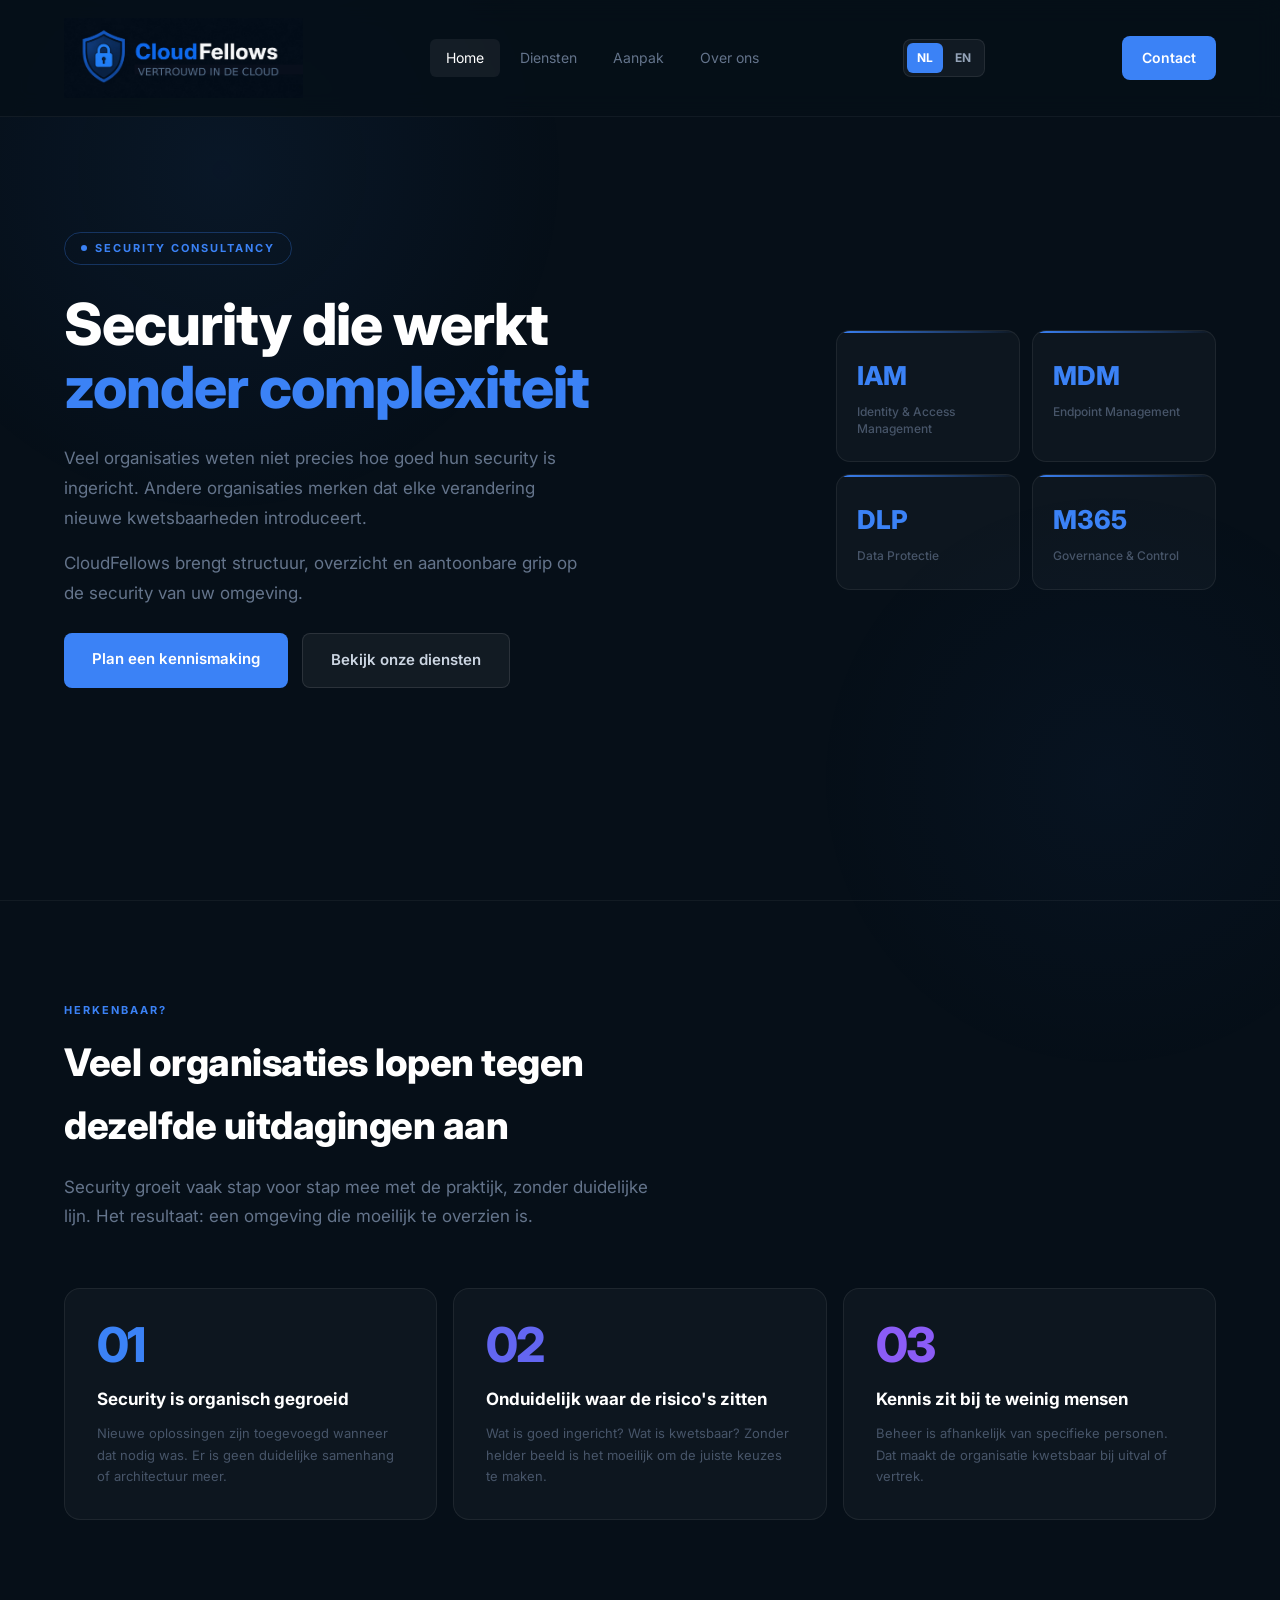
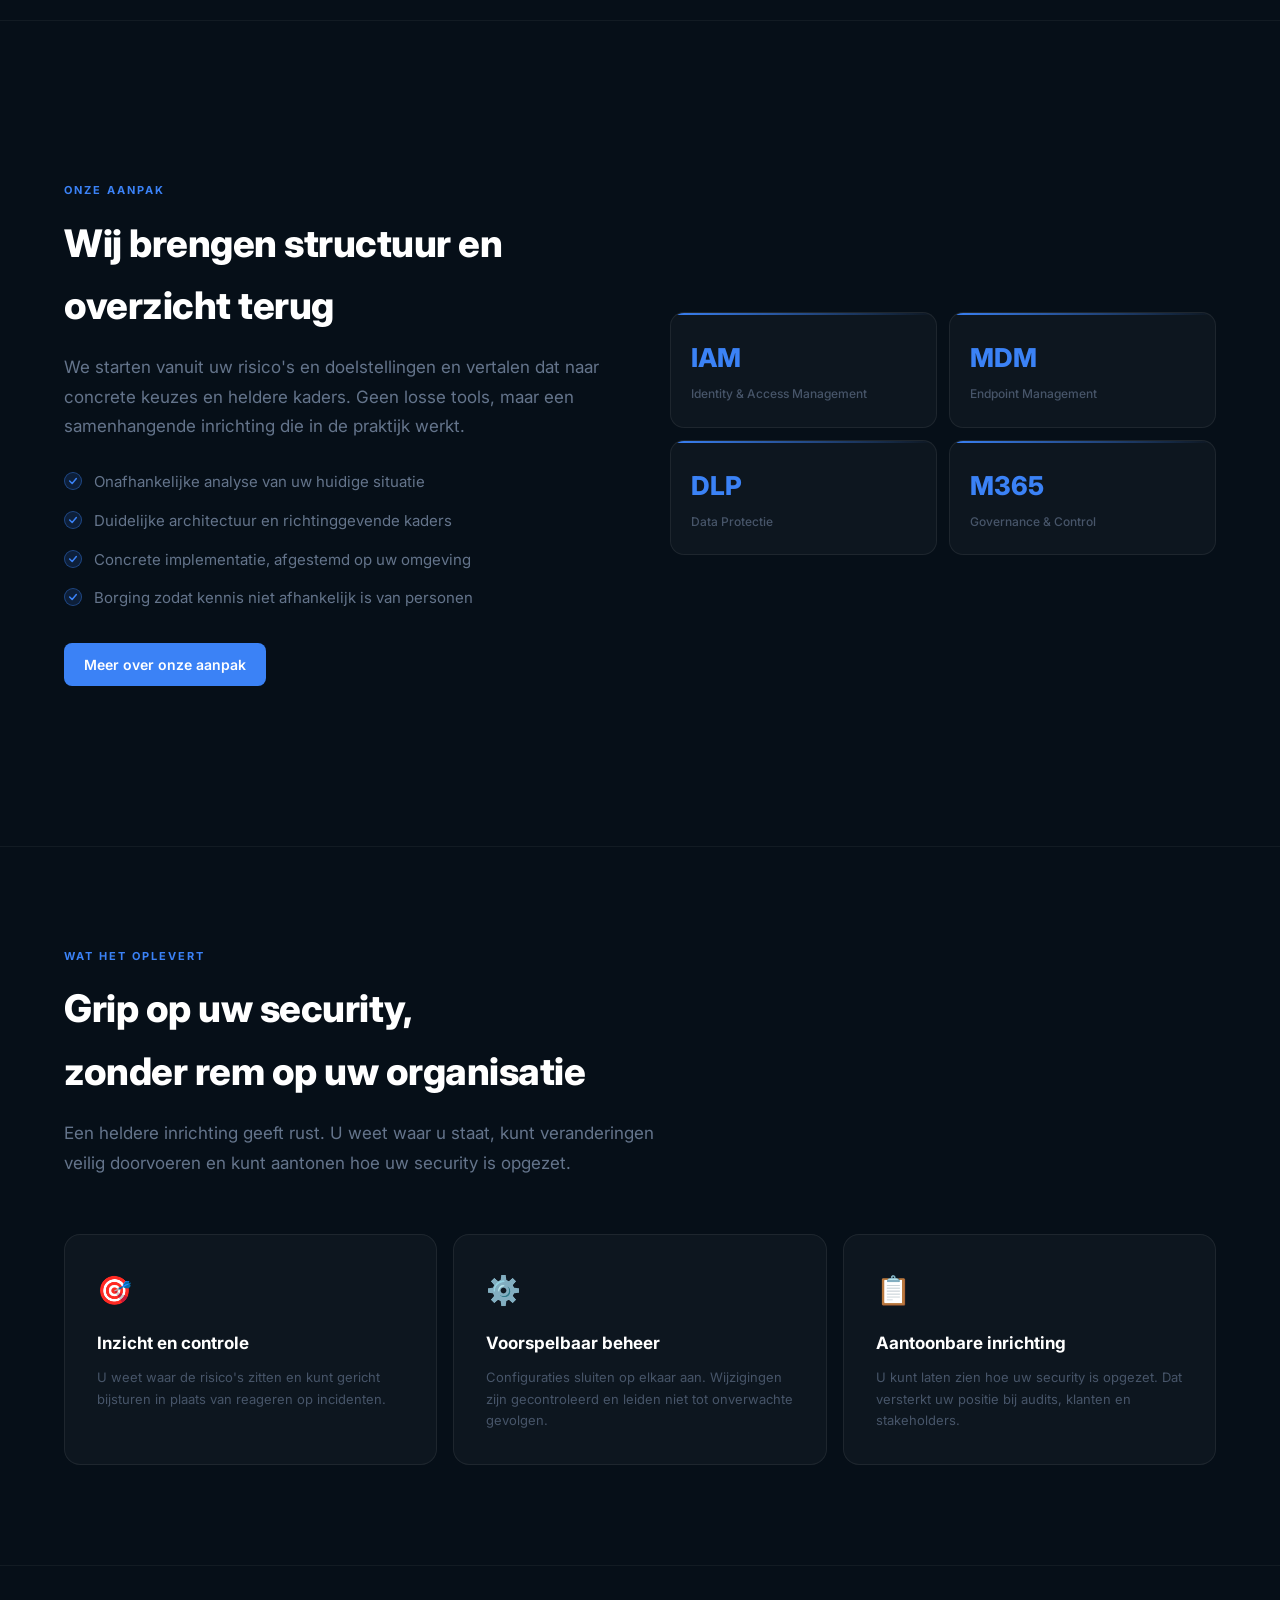
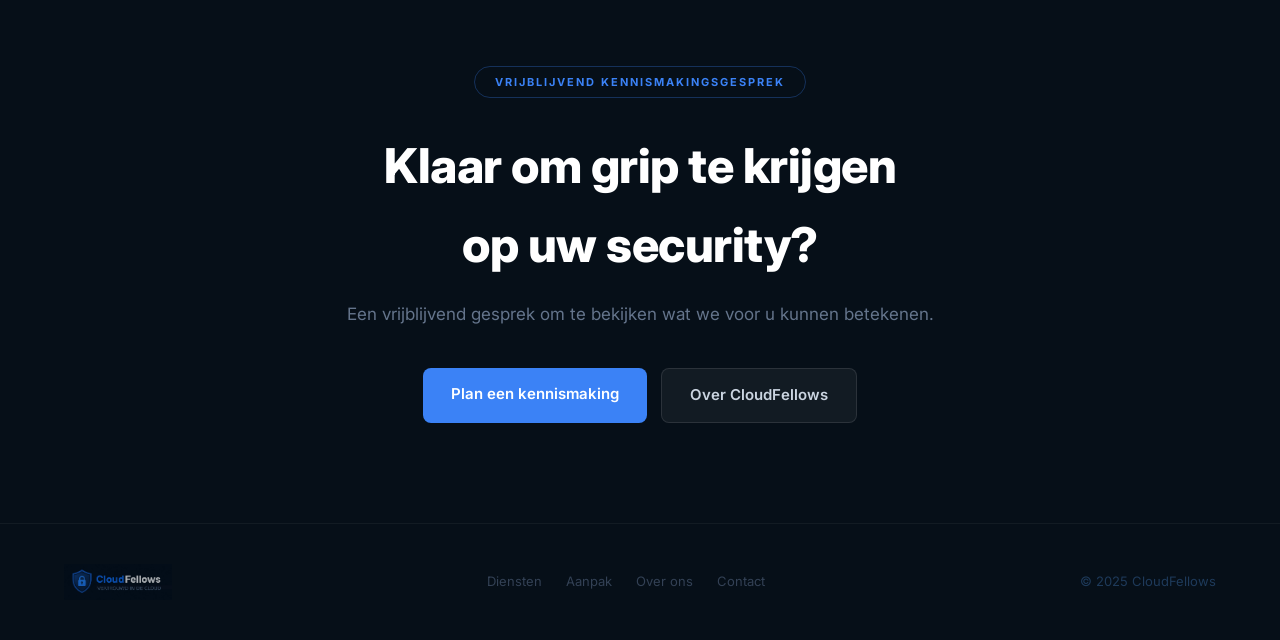
<file: index.html>
<!doctype html>
<html lang="nl">
<head>
<meta charset="utf-8">
<meta name="viewport" content="width=device-width,initial-scale=1">
<meta name="description" content="CloudFellows helpt organisaties hun Microsoft security overzichtelijk en beheersbaar inrichten.">
<title>CloudFellows Security Consultancy</title>
<link rel="stylesheet" href="style.css">
<link href="https://fonts.googleapis.com/css2?family=Inter:wght@400;500;600;700;800&display=swap" rel="stylesheet">
</head>
<body><header>
  <div class="wrap nav">
    <a class="logo" href="index.html" style="display:inline-flex;align-items:center;text-decoration:none;"><img src="logo-shield-final.png" alt="CloudFellows" style="height:80px;width:auto;"></a>
    <div class="menu">
      <a href="index.html" class="active">Home</a>
      <a href="diensten.html">Diensten</a>
      <a href="aanpak.html">Aanpak</a>
      <a href="over-ons.html">Over ons</a>
    </div>
    <div class="lang-switch" style="display:flex;align-items:center;gap:2px;background:rgba(255,255,255,0.05);border:1px solid rgba(255,255,255,0.08);border-radius:8px;padding:3px;margin-right:10px;">
      <a href="index.html" class="lang-btn" style="padding:5px 10px;border-radius:6px;font-size:12px;font-weight:700;cursor:pointer;text-decoration:none;background:#3b82f6;color:#fff;">NL</a>
      <a href="index-en.html" class="lang-btn" style="padding:5px 10px;border-radius:6px;font-size:12px;font-weight:700;cursor:pointer;text-decoration:none;background:transparent;color:#94a3b8;">EN</a>
    </div>
    <a class="btn" href="contact.html">Contact</a>
    <button class="hamburger" id="hamburger" aria-label="Menu"><span></span><span></span><span></span></button>
  </div>
</header><nav class="mobile-nav" id="mobileNav">
  <a href="index.html">Home</a>
  <a href="diensten.html">Diensten</a>
  <a href="aanpak.html">Aanpak</a>
  <a href="over-ons.html">Over ons</a>
  <a href="contact.html">Contact</a>
</nav>
<section class="hero">
  <div class="wrap">
    <div class="hero-grid">
      <div>
        <div class="hero-eyebrow reveal"><div class="hero-eyebrow-dot"></div><span>Security Consultancy</span></div>
        <h1 class="reveal">Security die werkt<br><em>zonder complexiteit</em></h1>
        <p class="reveal">Veel organisaties weten niet precies hoe goed hun security is ingericht. Andere organisaties merken dat elke verandering nieuwe kwetsbaarheden introduceert.</p>
        <p class="reveal">CloudFellows brengt structuur, overzicht en aantoonbare grip op de security van uw omgeving.</p>
        <div class="hero-actions reveal">
          <a class="btn big" href="contact.html">Plan een kennismaking</a>
          <a class="btn-ghost big" href="diensten.html">Bekijk onze diensten</a>
        </div>
      </div>
      <div class="stat-panel reveal">
        <div class="stat-box"><div class="stat-num">IAM</div><div class="stat-label">Identity &amp; Access Management</div></div>
        <div class="stat-box"><div class="stat-num">MDM</div><div class="stat-label">Endpoint Management</div></div>
        <div class="stat-box"><div class="stat-num">DLP</div><div class="stat-label">Data Protectie</div></div>
        <div class="stat-box"><div class="stat-num">M365</div><div class="stat-label">Governance &amp; Control</div></div>
      </div>
    </div>
  </div>
</section>

<div class="divider"></div>

<section class="section">
  <div class="wrap">
    <div class="section-eyebrow reveal">Herkenbaar?</div>
    <h2 class="reveal">Veel organisaties lopen tegen<br>dezelfde uitdagingen aan</h2>
    <p class="section-intro reveal">Security groeit vaak stap voor stap mee met de praktijk, zonder duidelijke lijn. Het resultaat: een omgeving die moeilijk te overzien is.</p>
    <div class="grid3 reveal">
      <div class="card">
        <div class="prob-num c1">01</div>
        <div class="card-title" style="min-height:auto;">Security is organisch gegroeid</div>
        <div class="card-text">Nieuwe oplossingen zijn toegevoegd wanneer dat nodig was. Er is geen duidelijke samenhang of architectuur meer.</div>
      </div>
      <div class="card">
        <div class="prob-num c2">02</div>
        <div class="card-title" style="min-height:auto;">Onduidelijk waar de risico&#39;s zitten</div>
        <div class="card-text">Wat is goed ingericht? Wat is kwetsbaar? Zonder helder beeld is het moeilijk om de juiste keuzes te maken.</div>
      </div>
      <div class="card">
        <div class="prob-num c3">03</div>
        <div class="card-title" style="min-height:auto;">Kennis zit bij te weinig mensen</div>
        <div class="card-text">Beheer is afhankelijk van specifieke personen. Dat maakt de organisatie kwetsbaar bij uitval of vertrek.</div>
      </div>
    </div>
  </div>
</section>

<div class="divider"></div>

<section class="section">
  <div class="wrap">
    <div class="highlight-row">
      <div class="reveal">
        <div class="section-eyebrow">Onze aanpak</div>
        <h2>Wij brengen structuur en overzicht terug</h2>
        <p class="text">We starten vanuit uw risico&#39;s en doelstellingen en vertalen dat naar concrete keuzes en heldere kaders. Geen losse tools, maar een samenhangende inrichting die in de praktijk werkt.</p>
        <ul class="highlight-list">
          <li>Onafhankelijke analyse van uw huidige situatie</li>
          <li>Duidelijke architectuur en richtinggevende kaders</li>
          <li>Concrete implementatie, afgestemd op uw omgeving</li>
          <li>Borging zodat kennis niet afhankelijk is van personen</li>
        </ul>
        <div style="margin-top:32px;"><a class="btn" href="aanpak.html">Meer over onze aanpak</a></div>
      </div>
      <div class="reveal">
        <div class="stat-panel">
          <div class="stat-box"><div class="stat-num">IAM</div><div class="stat-label">Identity &amp; Access Management</div></div>
          <div class="stat-box"><div class="stat-num">MDM</div><div class="stat-label">Endpoint Management</div></div>
          <div class="stat-box"><div class="stat-num">DLP</div><div class="stat-label">Data Protectie</div></div>
          <div class="stat-box"><div class="stat-num">M365</div><div class="stat-label">Governance &amp; Control</div></div>
        </div>
      </div>
    </div>
  </div>
</section>

<div class="divider"></div>

<section class="section">
  <div class="wrap">
    <div class="section-eyebrow reveal">Wat het oplevert</div>
    <h2 class="reveal">Grip op uw security,<br>zonder rem op uw organisatie</h2>
    <p class="section-intro reveal">Een heldere inrichting geeft rust. U weet waar u staat, kunt veranderingen veilig doorvoeren en kunt aantonen hoe uw security is opgezet.</p>
    <div class="grid3 reveal">
      <div class="card">
        <span class="card-icon">🎯</span>
        <div class="card-title" style="min-height:auto;">Inzicht en controle</div>
        <div class="card-text">U weet waar de risico&#39;s zitten en kunt gericht bijsturen in plaats van reageren op incidenten.</div>
      </div>
      <div class="card">
        <span class="card-icon">⚙️</span>
        <div class="card-title" style="min-height:auto;">Voorspelbaar beheer</div>
        <div class="card-text">Configuraties sluiten op elkaar aan. Wijzigingen zijn gecontroleerd en leiden niet tot onverwachte gevolgen.</div>
      </div>
      <div class="card">
        <span class="card-icon">📋</span>
        <div class="card-title" style="min-height:auto;">Aantoonbare inrichting</div>
        <div class="card-text">U kunt laten zien hoe uw security is opgezet. Dat versterkt uw positie bij audits, klanten en stakeholders.</div>
      </div>
    </div>
  </div>
</section>

<div class="divider"></div>

<section class="cta">
  <div class="wrap reveal">
    <div class="cta-badge">Vrijblijvend kennismakingsgesprek</div>
    <h2>Klaar om grip te krijgen<br>op uw security?</h2>
    <p>Een vrijblijvend gesprek om te bekijken wat we voor u kunnen betekenen.</p>
    <div class="cta-actions">
      <a class="btn big" href="contact.html">Plan een kennismaking</a>
      <a class="btn-ghost big" href="over-ons.html">Over CloudFellows</a>
    </div>
  </div>
</section>
<footer>
  <div class="wrap">
    <div class="footer-inner">
      <img src="logo-shield-final.png" alt="CloudFellows" style="height:36px;width:auto;opacity:0.7;">
      <div class="footer-links">
        <a href="diensten.html">Diensten</a>
        <a href="aanpak.html">Aanpak</a>
        <a href="over-ons.html">Over ons</a>
        <a href="contact.html">Contact</a>
      </div>
      <span class="footer-copy">© 2025 CloudFellows</span>
    </div>
  </div>
</footer>
<a href="contact.html" class="fab-contact">Contact</a><script>
const obs = new IntersectionObserver(entries => {
  entries.forEach(e => { if(e.isIntersecting) e.target.classList.add('active'); });
}, { threshold: 0.12 });
document.querySelectorAll('.reveal').forEach(el => obs.observe(el));
const hamburger = document.getElementById('hamburger');
const mobileNav = document.getElementById('mobileNav');
if (hamburger && mobileNav) {
  hamburger.addEventListener('click', () => { hamburger.classList.toggle('open'); mobileNav.classList.toggle('open'); });
  mobileNav.querySelectorAll('a').forEach(a => a.addEventListener('click', () => { hamburger.classList.remove('open'); mobileNav.classList.remove('open'); }));
}
</script>
</body>
</html>
</file>
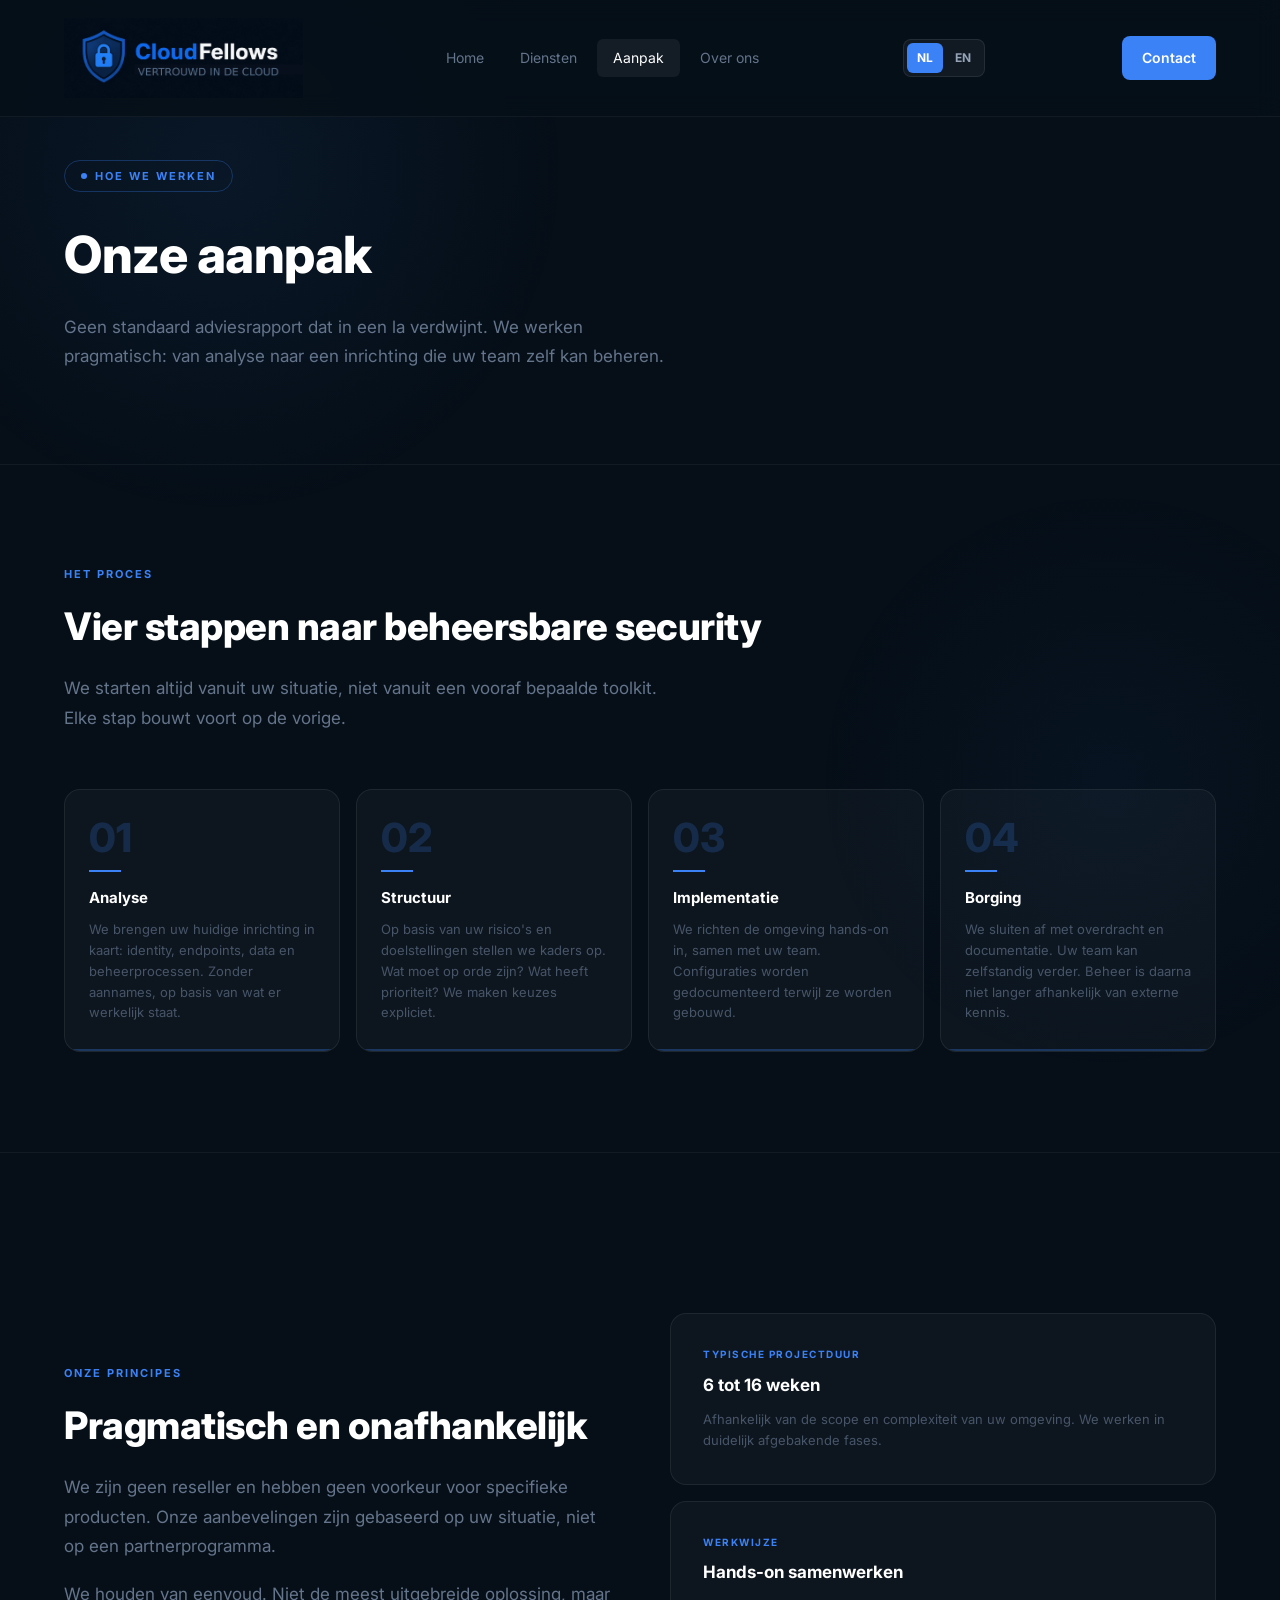
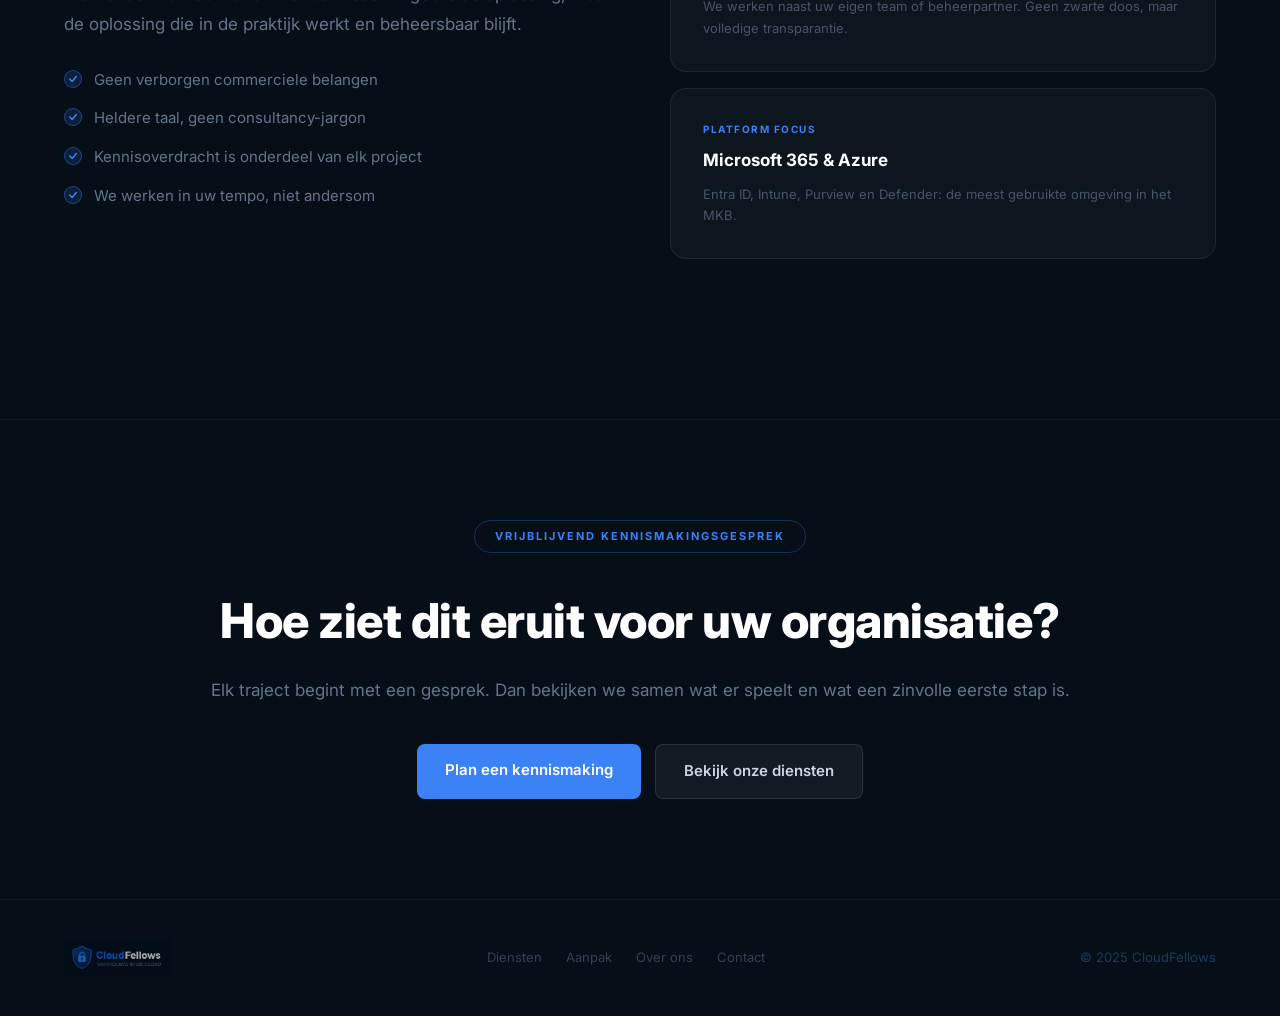
<file: aanpak.html>
<!doctype html>
<html lang="nl">
<head>
<meta charset="utf-8">
<meta name="viewport" content="width=device-width,initial-scale=1">
<meta name="description" content="Hoe CloudFellows werkt: van analyse naar een beheersbare security-inrichting in vier stappen.">
<title>Aanpak CloudFellows</title>
<link rel="stylesheet" href="style.css">
<link href="https://fonts.googleapis.com/css2?family=Inter:wght@400;500;600;700;800&display=swap" rel="stylesheet">
</head>
<body><header>
  <div class="wrap nav">
    <a class="logo" href="index.html" style="display:inline-flex;align-items:center;text-decoration:none;"><img src="logo-shield-final.png" alt="CloudFellows" style="height:80px;width:auto;"></a>
    <div class="menu">
      <a href="index.html">Home</a>
      <a href="diensten.html">Diensten</a>
      <a href="aanpak.html" class="active">Aanpak</a>
      <a href="over-ons.html">Over ons</a>
    </div>
    <div class="lang-switch" style="display:flex;align-items:center;gap:2px;background:rgba(255,255,255,0.05);border:1px solid rgba(255,255,255,0.08);border-radius:8px;padding:3px;margin-right:10px;">
      <a href="aanpak.html" class="lang-btn" style="padding:5px 10px;border-radius:6px;font-size:12px;font-weight:700;cursor:pointer;text-decoration:none;background:#3b82f6;color:#fff;">NL</a>
      <a href="approach.html" class="lang-btn" style="padding:5px 10px;border-radius:6px;font-size:12px;font-weight:700;cursor:pointer;text-decoration:none;background:transparent;color:#94a3b8;">EN</a>
    </div>
    <a class="btn" href="contact.html">Contact</a>
    <button class="hamburger" id="hamburger" aria-label="Menu"><span></span><span></span><span></span></button>
  </div>
</header><nav class="mobile-nav" id="mobileNav">
  <a href="index.html">Home</a>
  <a href="diensten.html">Diensten</a>
  <a href="aanpak.html">Aanpak</a>
  <a href="over-ons.html">Over ons</a>
  <a href="contact.html">Contact</a>
</nav>
<section class="page-hero">
  <div class="wrap">
    <div class="hero-eyebrow reveal"><div class="hero-eyebrow-dot"></div><span>Hoe we werken</span></div>
    <h1 class="reveal">Onze aanpak</h1>
    <p class="reveal">Geen standaard adviesrapport dat in een la verdwijnt. We werken pragmatisch: van analyse naar een inrichting die uw team zelf kan beheren.</p>
  </div>
</section>
<div class="divider"></div>
<section class="section">
  <div class="wrap">
    <div class="section-eyebrow reveal">Het proces</div>
    <h2 class="reveal">Vier stappen naar beheersbare security</h2>
    <p class="section-intro reveal">We starten altijd vanuit uw situatie, niet vanuit een vooraf bepaalde toolkit. Elke stap bouwt voort op de vorige.</p>
    <div class="grid4 reveal">
      <div class="step-card"><div class="step-n">01</div><div class="step-line"></div><div class="step-title">Analyse</div><div class="step-text">We brengen uw huidige inrichting in kaart: identity, endpoints, data en beheerprocessen. Zonder aannames, op basis van wat er werkelijk staat.</div></div>
      <div class="step-card"><div class="step-n">02</div><div class="step-line"></div><div class="step-title">Structuur</div><div class="step-text">Op basis van uw risico&#39;s en doelstellingen stellen we kaders op. Wat moet op orde zijn? Wat heeft prioriteit? We maken keuzes expliciet.</div></div>
      <div class="step-card"><div class="step-n">03</div><div class="step-line"></div><div class="step-title">Implementatie</div><div class="step-text">We richten de omgeving hands-on in, samen met uw team. Configuraties worden gedocumenteerd terwijl ze worden gebouwd.</div></div>
      <div class="step-card"><div class="step-n">04</div><div class="step-line"></div><div class="step-title">Borging</div><div class="step-text">We sluiten af met overdracht en documentatie. Uw team kan zelfstandig verder. Beheer is daarna niet langer afhankelijk van externe kennis.</div></div>
    </div>
  </div>
</section>
<div class="divider"></div>
<section class="section">
  <div class="wrap">
    <div class="highlight-row">
      <div class="reveal">
        <div class="section-eyebrow">Onze principes</div>
        <h2>Pragmatisch en onafhankelijk</h2>
        <p class="text">We zijn geen reseller en hebben geen voorkeur voor specifieke producten. Onze aanbevelingen zijn gebaseerd op uw situatie, niet op een partnerprogramma.</p>
        <p class="text">We houden van eenvoud. Niet de meest uitgebreide oplossing, maar de oplossing die in de praktijk werkt en beheersbaar blijft.</p>
        <ul class="highlight-list">
          <li>Geen verborgen commerciele belangen</li>
          <li>Heldere taal, geen consultancy-jargon</li>
          <li>Kennisoverdracht is onderdeel van elk project</li>
          <li>We werken in uw tempo, niet andersom</li>
        </ul>
      </div>
      <div class="reveal">
        <div class="card" style="margin-bottom:16px;"><div class="card-label" style="min-height:auto;">Typische projectduur</div><div class="card-title" style="min-height:auto;">6 tot 16 weken</div><div class="card-text">Afhankelijk van de scope en complexiteit van uw omgeving. We werken in duidelijk afgebakende fases.</div></div>
        <div class="card" style="margin-bottom:16px;"><div class="card-label" style="min-height:auto;">Werkwijze</div><div class="card-title" style="min-height:auto;">Hands-on samenwerken</div><div class="card-text">We werken naast uw eigen team of beheerpartner. Geen zwarte doos, maar volledige transparantie.</div></div>
        <div class="card"><div class="card-label" style="min-height:auto;">Platform focus</div><div class="card-title" style="min-height:auto;">Microsoft 365 &amp; Azure</div><div class="card-text">Entra ID, Intune, Purview en Defender: de meest gebruikte omgeving in het MKB.</div></div>
      </div>
    </div>
  </div>
</section>
<div class="divider"></div>
<section class="cta">
  <div class="wrap reveal">
    <div class="cta-badge">Vrijblijvend kennismakingsgesprek</div>
    <h2>Hoe ziet dit eruit voor uw organisatie?</h2>
    <p>Elk traject begint met een gesprek. Dan bekijken we samen wat er speelt en wat een zinvolle eerste stap is.</p>
    <div class="cta-actions">
      <a class="btn big" href="contact.html">Plan een kennismaking</a>
      <a class="btn-ghost big" href="diensten.html">Bekijk onze diensten</a>
    </div>
  </div>
</section>
<footer>
  <div class="wrap">
    <div class="footer-inner">
      <img src="logo-shield-final.png" alt="CloudFellows" style="height:36px;width:auto;opacity:0.7;">
      <div class="footer-links">
        <a href="diensten.html">Diensten</a>
        <a href="aanpak.html">Aanpak</a>
        <a href="over-ons.html">Over ons</a>
        <a href="contact.html">Contact</a>
      </div>
      <span class="footer-copy">© 2025 CloudFellows</span>
    </div>
  </div>
</footer>
<a href="contact.html" class="fab-contact">Contact</a><script>
const obs = new IntersectionObserver(entries => {
  entries.forEach(e => { if(e.isIntersecting) e.target.classList.add('active'); });
}, { threshold: 0.12 });
document.querySelectorAll('.reveal').forEach(el => obs.observe(el));
const hamburger = document.getElementById('hamburger');
const mobileNav = document.getElementById('mobileNav');
if (hamburger && mobileNav) {
  hamburger.addEventListener('click', () => { hamburger.classList.toggle('open'); mobileNav.classList.toggle('open'); });
  mobileNav.querySelectorAll('a').forEach(a => a.addEventListener('click', () => { hamburger.classList.remove('open'); mobileNav.classList.remove('open'); }));
}
</script>
</body>
</html>
</file>
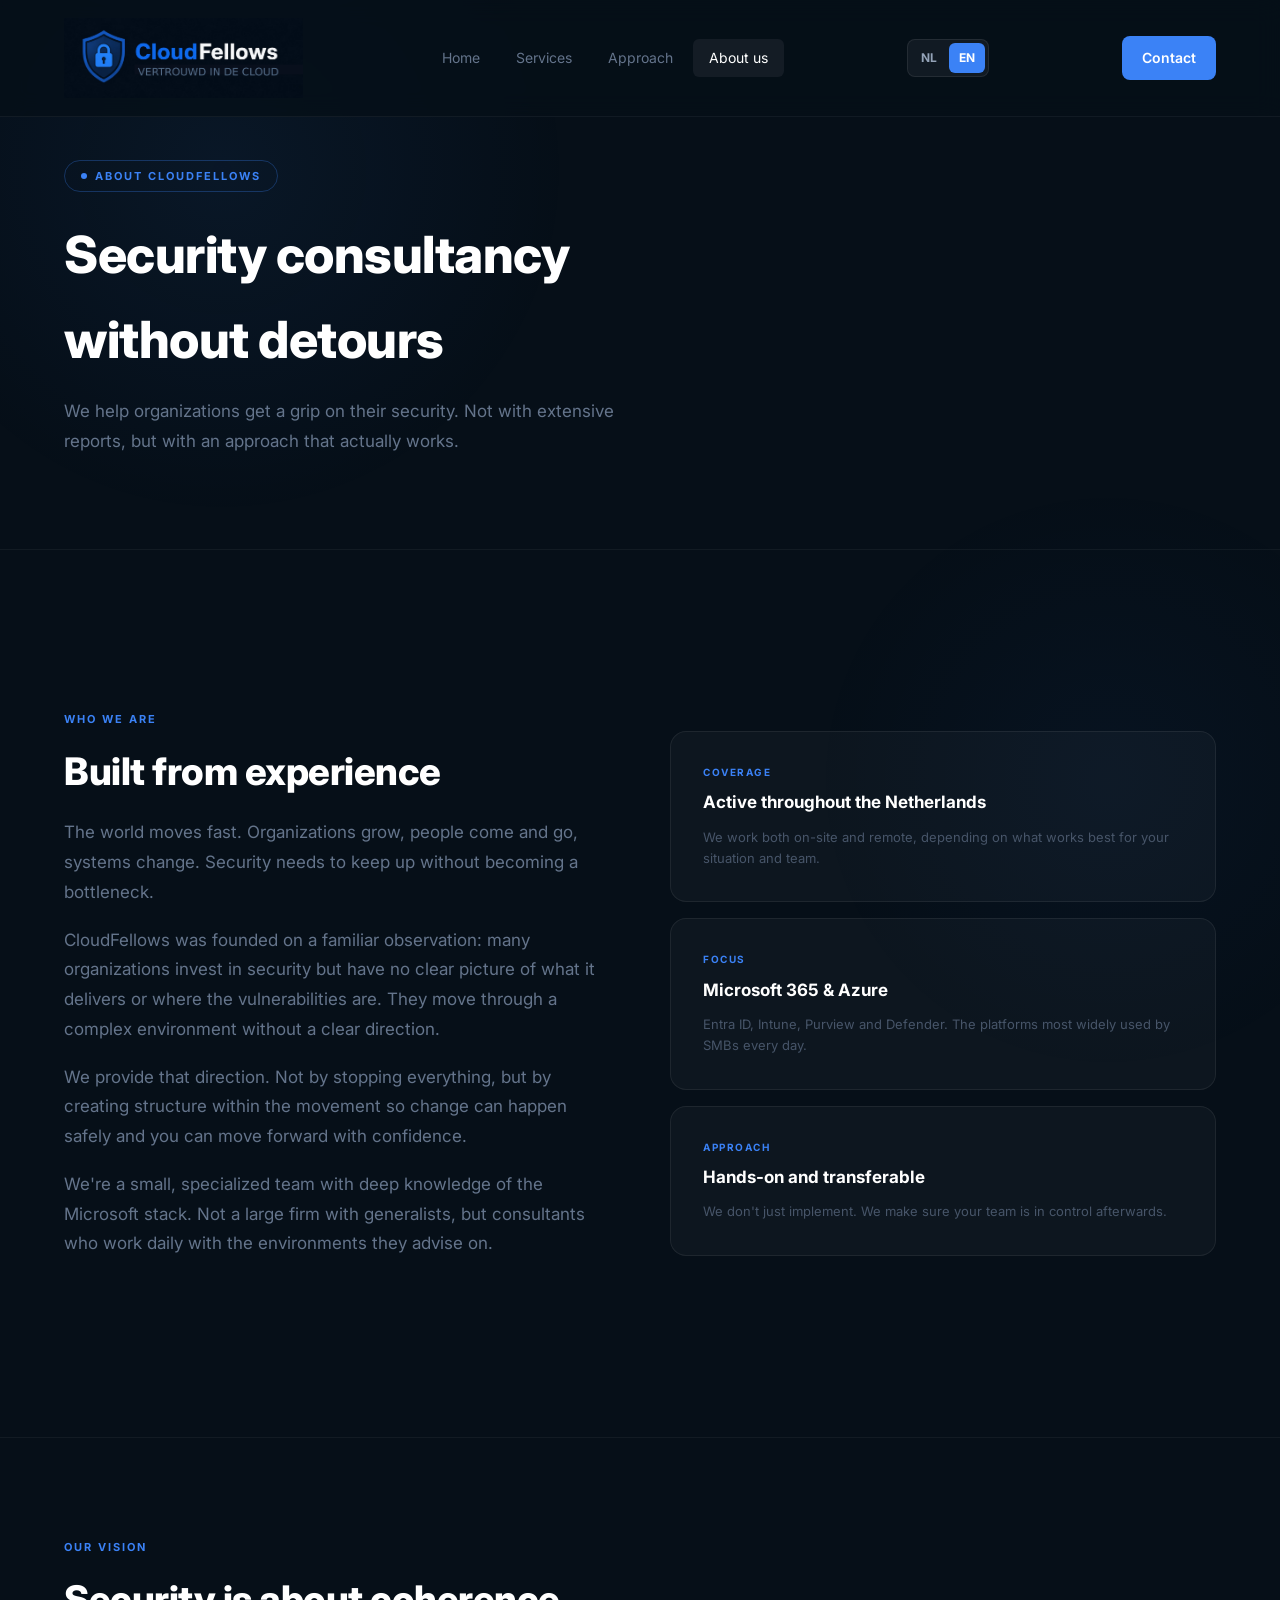
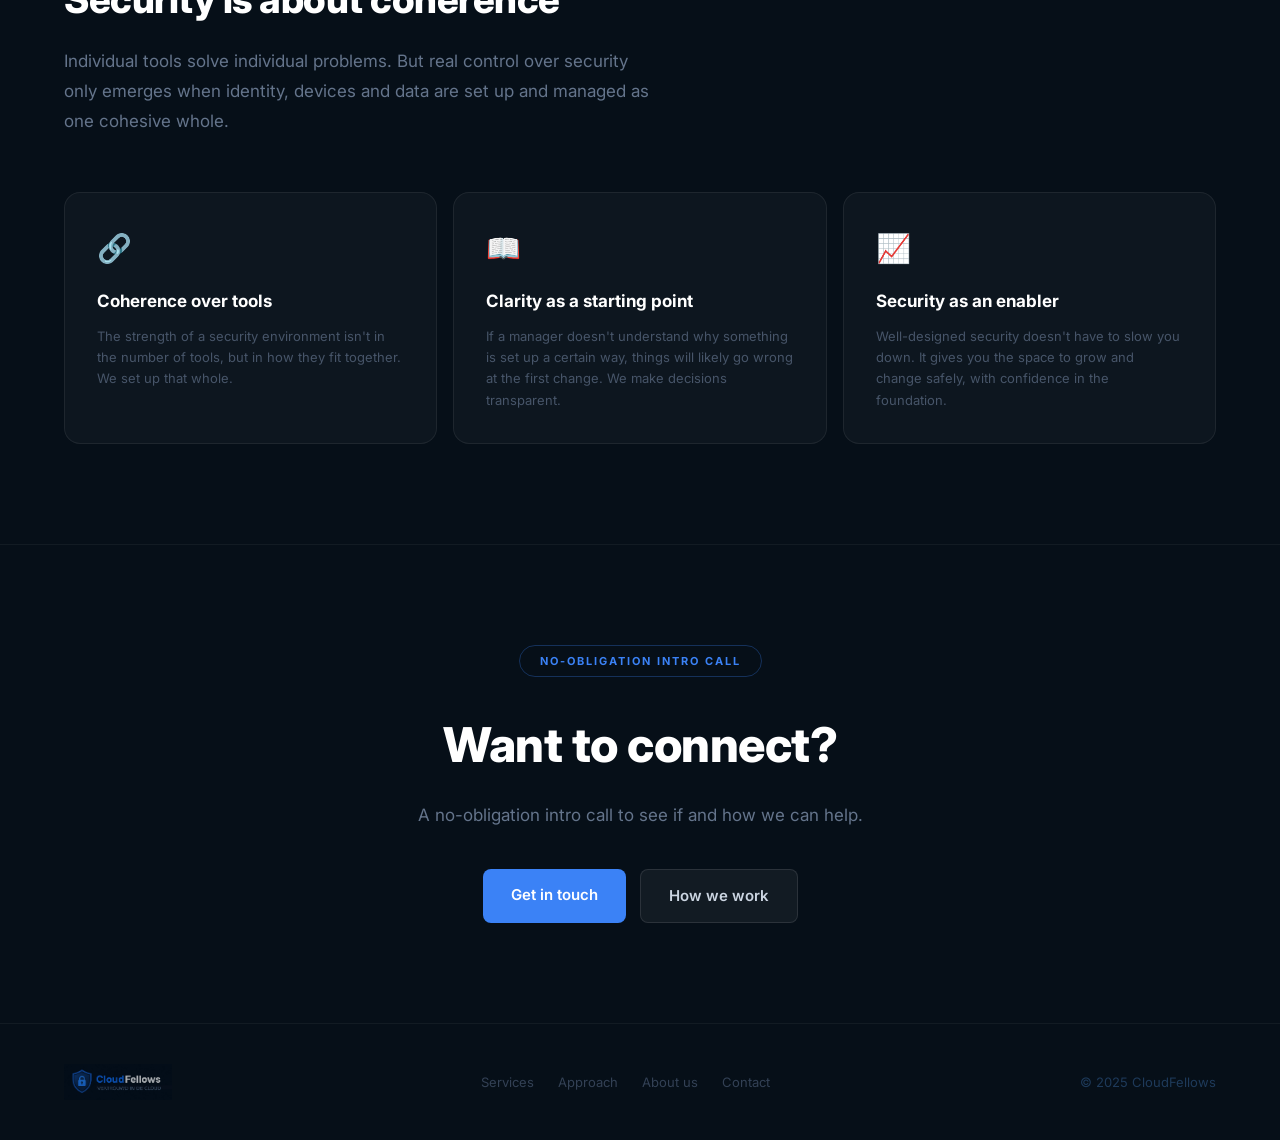
<file: about.html>
<!doctype html>
<html lang="en">
<head>
<meta charset="utf-8">
<meta name="viewport" content="width=device-width,initial-scale=1">
<meta name="description" content="CloudFellows is an independent security consultancy focused on structure, governance and manageability.">
<title>About CloudFellows</title>
<link rel="stylesheet" href="style.css">
<link href="https://fonts.googleapis.com/css2?family=Inter:wght@400;500;600;700;800&display=swap" rel="stylesheet">
</head>
<body><header>
  <div class="wrap nav">
    <a class="logo" href="index-en.html" style="display:inline-flex;align-items:center;text-decoration:none;"><img src="logo-shield-final.png" alt="CloudFellows" style="height:80px;width:auto;"></a>
    <div class="menu">
      <a href="index-en.html">Home</a>
      <a href="services.html">Services</a>
      <a href="approach.html">Approach</a>
      <a href="about.html" class="active">About us</a>
    </div>
    <div class="lang-switch" style="display:flex;align-items:center;gap:2px;background:rgba(255,255,255,0.05);border:1px solid rgba(255,255,255,0.08);border-radius:8px;padding:3px;margin-right:10px;">
      <a href="over-ons.html" class="lang-btn" style="padding:5px 10px;border-radius:6px;font-size:12px;font-weight:700;cursor:pointer;text-decoration:none;background:transparent;color:#94a3b8;">NL</a>
      <a href="about.html" class="lang-btn" style="padding:5px 10px;border-radius:6px;font-size:12px;font-weight:700;cursor:pointer;text-decoration:none;background:#3b82f6;color:#fff;">EN</a>
    </div>
    <a class="btn" href="contact-en.html">Contact</a>
    <button class="hamburger" id="hamburger" aria-label="Menu"><span></span><span></span><span></span></button>
  </div>
</header><nav class="mobile-nav" id="mobileNav">
  <a href="index-en.html">Home</a>
  <a href="services.html">Services</a>
  <a href="approach.html">Approach</a>
  <a href="about.html">About us</a>
  <a href="contact-en.html">Contact</a>
</nav>
<section class="page-hero">
  <div class="wrap">
    <div class="hero-eyebrow reveal"><div class="hero-eyebrow-dot"></div><span>About CloudFellows</span></div>
    <h1 class="reveal">Security consultancy<br>without detours</h1>
    <p class="reveal">We help organizations get a grip on their security. Not with extensive reports, but with an approach that actually works.</p>
  </div>
</section>
<div class="divider"></div>
<section class="section">
  <div class="wrap">
    <div class="highlight-row">
      <div class="reveal">
        <div class="section-eyebrow">Who we are</div>
        <h2>Built from experience</h2>
        <p class="text">The world moves fast. Organizations grow, people come and go, systems change. Security needs to keep up without becoming a bottleneck.</p>
        <p class="text">CloudFellows was founded on a familiar observation: many organizations invest in security but have no clear picture of what it delivers or where the vulnerabilities are. They move through a complex environment without a clear direction.</p>
        <p class="text">We provide that direction. Not by stopping everything, but by creating structure within the movement so change can happen safely and you can move forward with confidence.</p>
        <p class="text">We&#39;re a small, specialized team with deep knowledge of the Microsoft stack. Not a large firm with generalists, but consultants who work daily with the environments they advise on.</p>
      </div>
      <div class="reveal">
        <div class="card" style="margin-bottom:16px;"><div class="card-label" style="min-height:auto;">Coverage</div><div class="card-title" style="min-height:auto;">Active throughout the Netherlands</div><div class="card-text">We work both on-site and remote, depending on what works best for your situation and team.</div></div>
        <div class="card" style="margin-bottom:16px;"><div class="card-label" style="min-height:auto;">Focus</div><div class="card-title" style="min-height:auto;">Microsoft 365 &amp; Azure</div><div class="card-text">Entra ID, Intune, Purview and Defender. The platforms most widely used by SMBs every day.</div></div>
        <div class="card"><div class="card-label" style="min-height:auto;">Approach</div><div class="card-title" style="min-height:auto;">Hands-on and transferable</div><div class="card-text">We don&#39;t just implement. We make sure your team is in control afterwards.</div></div>
      </div>
    </div>
  </div>
</section>
<div class="divider"></div>
<section class="section">
  <div class="wrap">
    <div class="section-eyebrow reveal">Our vision</div>
    <h2 class="reveal">Security is about coherence</h2>
    <p class="section-intro reveal">Individual tools solve individual problems. But real control over security only emerges when identity, devices and data are set up and managed as one cohesive whole.</p>
    <div class="grid3 reveal">
      <div class="card"><span class="card-icon">🔗</span><div class="card-title" style="min-height:auto;">Coherence over tools</div><div class="card-text">The strength of a security environment isn&#39;t in the number of tools, but in how they fit together. We set up that whole.</div></div>
      <div class="card"><span class="card-icon">📖</span><div class="card-title" style="min-height:auto;">Clarity as a starting point</div><div class="card-text">If a manager doesn&#39;t understand why something is set up a certain way, things will likely go wrong at the first change. We make decisions transparent.</div></div>
      <div class="card"><span class="card-icon">📈</span><div class="card-title" style="min-height:auto;">Security as an enabler</div><div class="card-text">Well-designed security doesn&#39;t have to slow you down. It gives you the space to grow and change safely, with confidence in the foundation.</div></div>
    </div>
  </div>
</section>
<div class="divider"></div>
<section class="cta">
  <div class="wrap reveal">
    <div class="cta-badge">No-obligation intro call</div>
    <h2>Want to connect?</h2>
    <p>A no-obligation intro call to see if and how we can help.</p>
    <div class="cta-actions">
      <a class="btn big" href="contact-en.html">Get in touch</a>
      <a class="btn-ghost big" href="approach.html">How we work</a>
    </div>
  </div>
</section>
<footer>
  <div class="wrap">
    <div class="footer-inner">
      <img src="logo-shield-final.png" alt="CloudFellows" style="height:36px;width:auto;opacity:0.7;">
      <div class="footer-links">
        <a href="services.html">Services</a>
        <a href="approach.html">Approach</a>
        <a href="about.html">About us</a>
        <a href="contact-en.html">Contact</a>
      </div>
      <span class="footer-copy">© 2025 CloudFellows</span>
    </div>
  </div>
</footer>
<a href="contact-en.html" class="fab-contact">Contact</a><script>
const obs = new IntersectionObserver(entries => {
  entries.forEach(e => { if(e.isIntersecting) e.target.classList.add('active'); });
}, { threshold: 0.12 });
document.querySelectorAll('.reveal').forEach(el => obs.observe(el));
const hamburger = document.getElementById('hamburger');
const mobileNav = document.getElementById('mobileNav');
if (hamburger && mobileNav) {
  hamburger.addEventListener('click', () => { hamburger.classList.toggle('open'); mobileNav.classList.toggle('open'); });
  mobileNav.querySelectorAll('a').forEach(a => a.addEventListener('click', () => { hamburger.classList.remove('open'); mobileNav.classList.remove('open'); }));
}
</script>
</body>
</html>
</file>
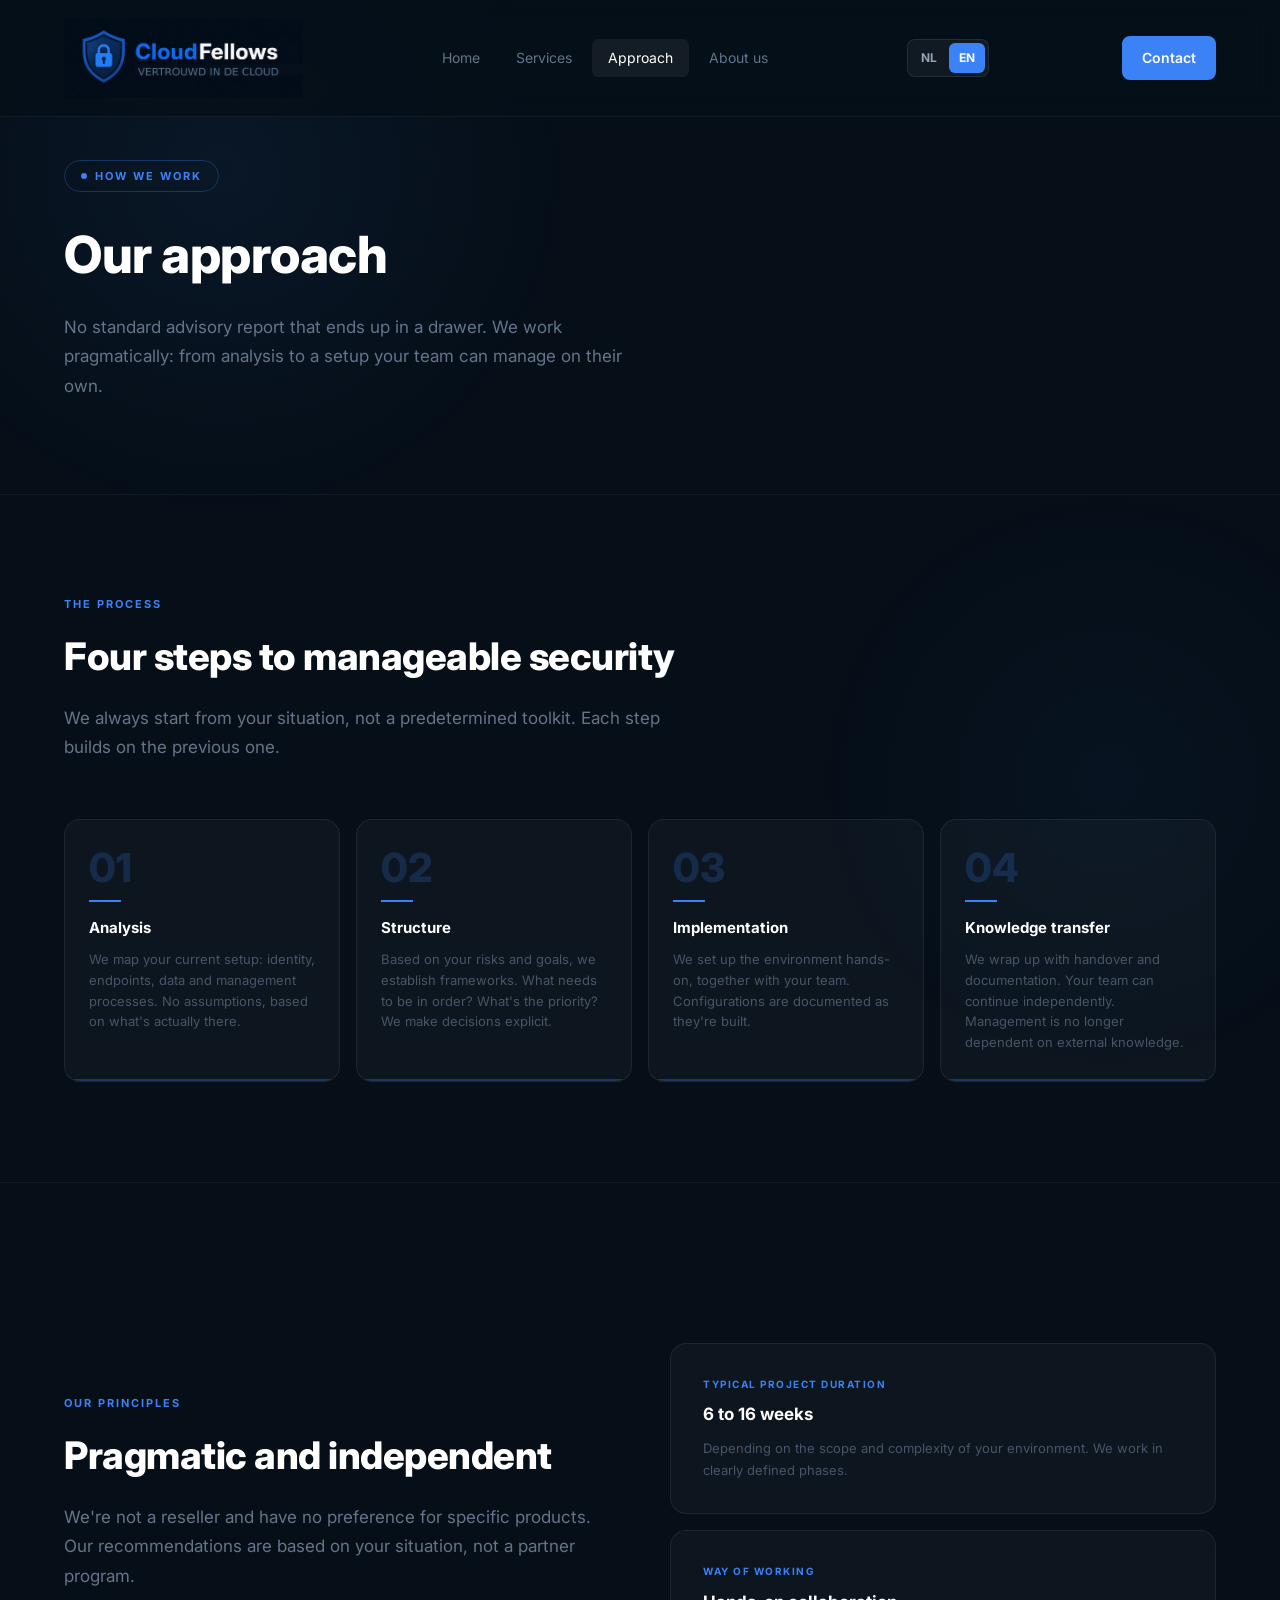
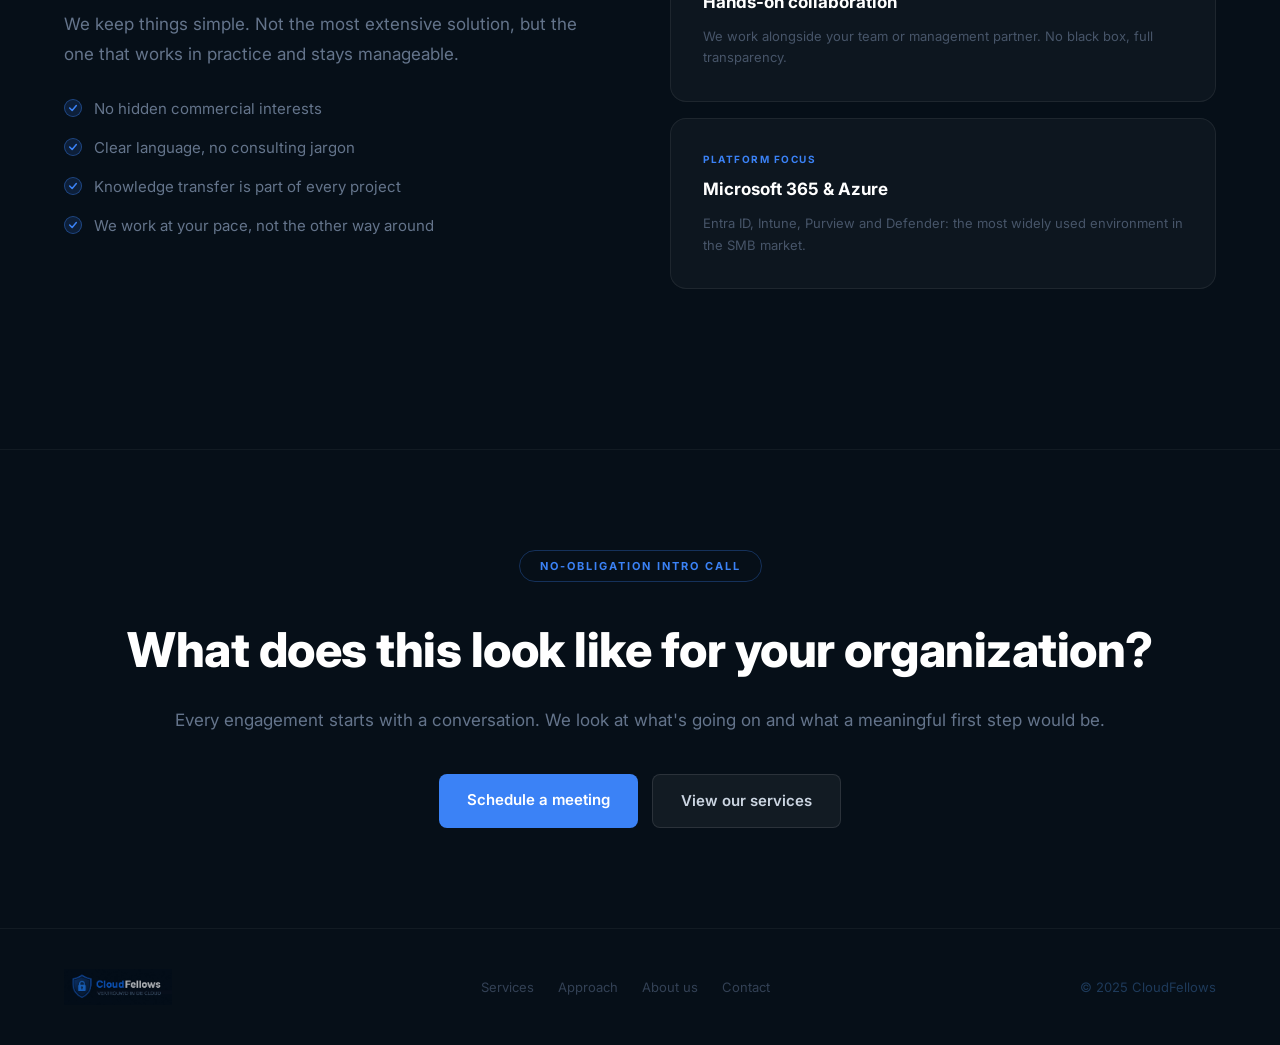
<file: approach.html>
<!doctype html>
<html lang="en">
<head>
<meta charset="utf-8">
<meta name="viewport" content="width=device-width,initial-scale=1">
<meta name="description" content="How CloudFellows works: from analysis to a manageable security setup in four steps.">
<title>Approach CloudFellows</title>
<link rel="stylesheet" href="style.css">
<link href="https://fonts.googleapis.com/css2?family=Inter:wght@400;500;600;700;800&display=swap" rel="stylesheet">
</head>
<body><header>
  <div class="wrap nav">
    <a class="logo" href="index-en.html" style="display:inline-flex;align-items:center;text-decoration:none;"><img src="logo-shield-final.png" alt="CloudFellows" style="height:80px;width:auto;"></a>
    <div class="menu">
      <a href="index-en.html">Home</a>
      <a href="services.html">Services</a>
      <a href="approach.html" class="active">Approach</a>
      <a href="about.html">About us</a>
    </div>
    <div class="lang-switch" style="display:flex;align-items:center;gap:2px;background:rgba(255,255,255,0.05);border:1px solid rgba(255,255,255,0.08);border-radius:8px;padding:3px;margin-right:10px;">
      <a href="aanpak.html" class="lang-btn" style="padding:5px 10px;border-radius:6px;font-size:12px;font-weight:700;cursor:pointer;text-decoration:none;background:transparent;color:#94a3b8;">NL</a>
      <a href="approach.html" class="lang-btn" style="padding:5px 10px;border-radius:6px;font-size:12px;font-weight:700;cursor:pointer;text-decoration:none;background:#3b82f6;color:#fff;">EN</a>
    </div>
    <a class="btn" href="contact-en.html">Contact</a>
    <button class="hamburger" id="hamburger" aria-label="Menu"><span></span><span></span><span></span></button>
  </div>
</header><nav class="mobile-nav" id="mobileNav">
  <a href="index-en.html">Home</a>
  <a href="services.html">Services</a>
  <a href="approach.html">Approach</a>
  <a href="about.html">About us</a>
  <a href="contact-en.html">Contact</a>
</nav>
<section class="page-hero">
  <div class="wrap">
    <div class="hero-eyebrow reveal"><div class="hero-eyebrow-dot"></div><span>How we work</span></div>
    <h1 class="reveal">Our approach</h1>
    <p class="reveal">No standard advisory report that ends up in a drawer. We work pragmatically: from analysis to a setup your team can manage on their own.</p>
  </div>
</section>
<div class="divider"></div>
<section class="section">
  <div class="wrap">
    <div class="section-eyebrow reveal">The process</div>
    <h2 class="reveal">Four steps to manageable security</h2>
    <p class="section-intro reveal">We always start from your situation, not a predetermined toolkit. Each step builds on the previous one.</p>
    <div class="grid4 reveal">
      <div class="step-card"><div class="step-n">01</div><div class="step-line"></div><div class="step-title">Analysis</div><div class="step-text">We map your current setup: identity, endpoints, data and management processes. No assumptions, based on what&#39;s actually there.</div></div>
      <div class="step-card"><div class="step-n">02</div><div class="step-line"></div><div class="step-title">Structure</div><div class="step-text">Based on your risks and goals, we establish frameworks. What needs to be in order? What&#39;s the priority? We make decisions explicit.</div></div>
      <div class="step-card"><div class="step-n">03</div><div class="step-line"></div><div class="step-title">Implementation</div><div class="step-text">We set up the environment hands-on, together with your team. Configurations are documented as they&#39;re built.</div></div>
      <div class="step-card"><div class="step-n">04</div><div class="step-line"></div><div class="step-title">Knowledge transfer</div><div class="step-text">We wrap up with handover and documentation. Your team can continue independently. Management is no longer dependent on external knowledge.</div></div>
    </div>
  </div>
</section>
<div class="divider"></div>
<section class="section">
  <div class="wrap">
    <div class="highlight-row">
      <div class="reveal">
        <div class="section-eyebrow">Our principles</div>
        <h2>Pragmatic and independent</h2>
        <p class="text">We&#39;re not a reseller and have no preference for specific products. Our recommendations are based on your situation, not a partner program.</p>
        <p class="text">We keep things simple. Not the most extensive solution, but the one that works in practice and stays manageable.</p>
        <ul class="highlight-list">
          <li>No hidden commercial interests</li>
          <li>Clear language, no consulting jargon</li>
          <li>Knowledge transfer is part of every project</li>
          <li>We work at your pace, not the other way around</li>
        </ul>
      </div>
      <div class="reveal">
        <div class="card" style="margin-bottom:16px;"><div class="card-label" style="min-height:auto;">Typical project duration</div><div class="card-title" style="min-height:auto;">6 to 16 weeks</div><div class="card-text">Depending on the scope and complexity of your environment. We work in clearly defined phases.</div></div>
        <div class="card" style="margin-bottom:16px;"><div class="card-label" style="min-height:auto;">Way of working</div><div class="card-title" style="min-height:auto;">Hands-on collaboration</div><div class="card-text">We work alongside your team or management partner. No black box, full transparency.</div></div>
        <div class="card"><div class="card-label" style="min-height:auto;">Platform focus</div><div class="card-title" style="min-height:auto;">Microsoft 365 &amp; Azure</div><div class="card-text">Entra ID, Intune, Purview and Defender: the most widely used environment in the SMB market.</div></div>
      </div>
    </div>
  </div>
</section>
<div class="divider"></div>
<section class="cta">
  <div class="wrap reveal">
    <div class="cta-badge">No-obligation intro call</div>
    <h2>What does this look like for your organization?</h2>
    <p>Every engagement starts with a conversation. We look at what&#39;s going on and what a meaningful first step would be.</p>
    <div class="cta-actions">
      <a class="btn big" href="contact-en.html">Schedule a meeting</a>
      <a class="btn-ghost big" href="services.html">View our services</a>
    </div>
  </div>
</section>
<footer>
  <div class="wrap">
    <div class="footer-inner">
      <img src="logo-shield-final.png" alt="CloudFellows" style="height:36px;width:auto;opacity:0.7;">
      <div class="footer-links">
        <a href="services.html">Services</a>
        <a href="approach.html">Approach</a>
        <a href="about.html">About us</a>
        <a href="contact-en.html">Contact</a>
      </div>
      <span class="footer-copy">© 2025 CloudFellows</span>
    </div>
  </div>
</footer>
<a href="contact-en.html" class="fab-contact">Contact</a><script>
const obs = new IntersectionObserver(entries => {
  entries.forEach(e => { if(e.isIntersecting) e.target.classList.add('active'); });
}, { threshold: 0.12 });
document.querySelectorAll('.reveal').forEach(el => obs.observe(el));
const hamburger = document.getElementById('hamburger');
const mobileNav = document.getElementById('mobileNav');
if (hamburger && mobileNav) {
  hamburger.addEventListener('click', () => { hamburger.classList.toggle('open'); mobileNav.classList.toggle('open'); });
  mobileNav.querySelectorAll('a').forEach(a => a.addEventListener('click', () => { hamburger.classList.remove('open'); mobileNav.classList.remove('open'); }));
}
</script>
</body>
</html>
</file>
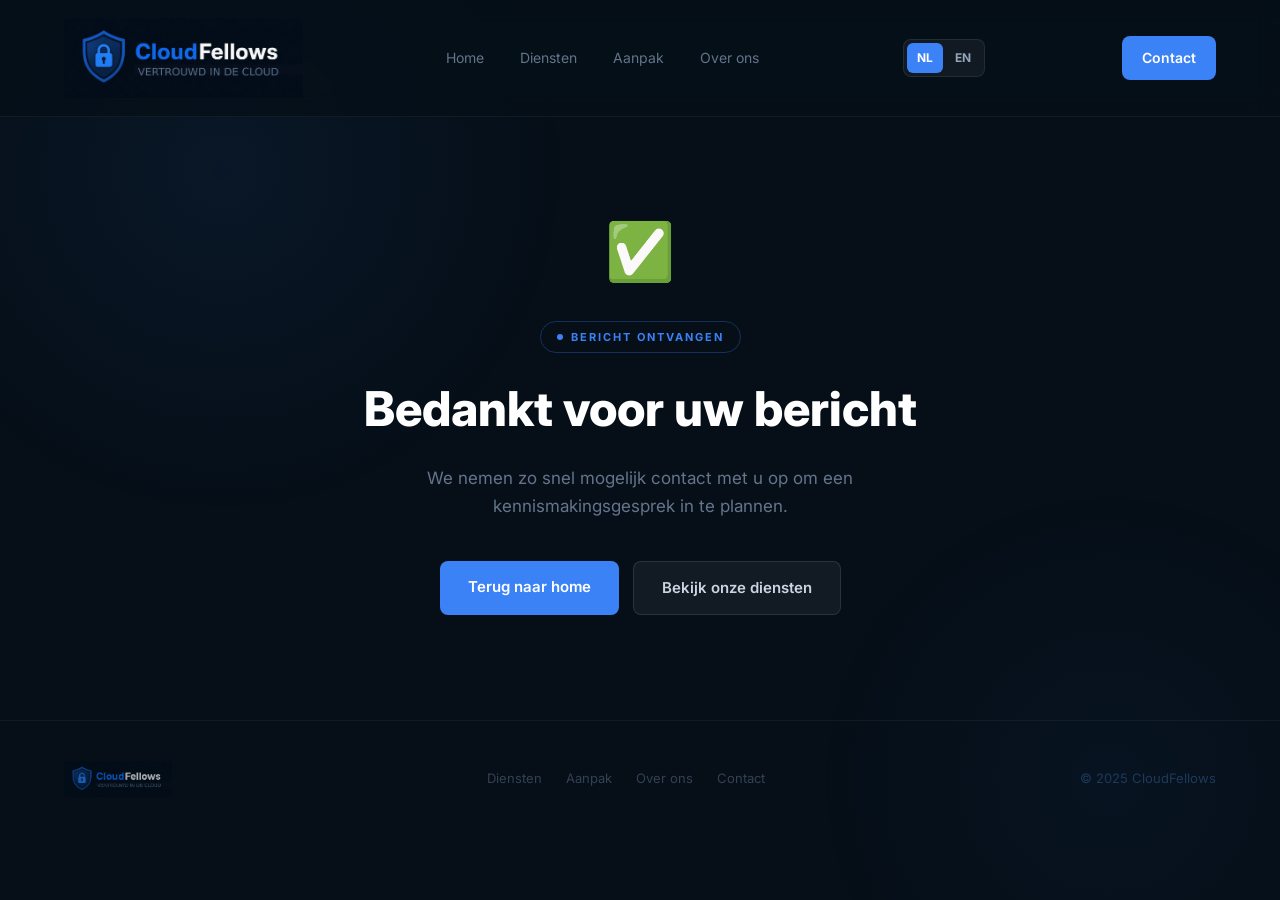
<file: bedankt.html>
<!doctype html>
<html lang="nl">
<head>
<meta charset="utf-8">
<meta name="viewport" content="width=device-width,initial-scale=1">
<meta name="description" content="Bedankt voor uw bericht.">
<title>Bedankt CloudFellows</title>
<link rel="stylesheet" href="style.css">
<link href="https://fonts.googleapis.com/css2?family=Inter:wght@400;500;600;700;800&display=swap" rel="stylesheet">
</head>
<body><header>
  <div class="wrap nav">
    <a class="logo" href="index.html" style="display:inline-flex;align-items:center;text-decoration:none;"><img src="logo-shield-final.png" alt="CloudFellows" style="height:80px;width:auto;"></a>
    <div class="menu">
      <a href="index.html">Home</a>
      <a href="diensten.html">Diensten</a>
      <a href="aanpak.html">Aanpak</a>
      <a href="over-ons.html">Over ons</a>
    </div>
    <div class="lang-switch" style="display:flex;align-items:center;gap:2px;background:rgba(255,255,255,0.05);border:1px solid rgba(255,255,255,0.08);border-radius:8px;padding:3px;margin-right:10px;">
      <a href="bedankt.html" class="lang-btn" style="padding:5px 10px;border-radius:6px;font-size:12px;font-weight:700;cursor:pointer;text-decoration:none;background:#3b82f6;color:#fff;">NL</a>
      <a href="thank-you.html" class="lang-btn" style="padding:5px 10px;border-radius:6px;font-size:12px;font-weight:700;cursor:pointer;text-decoration:none;background:transparent;color:#94a3b8;">EN</a>
    </div>
    <a class="btn" href="contact.html">Contact</a>
    <button class="hamburger" id="hamburger" aria-label="Menu"><span></span><span></span><span></span></button>
  </div>
</header><nav class="mobile-nav" id="mobileNav">
  <a href="index.html">Home</a>
  <a href="diensten.html">Diensten</a>
  <a href="aanpak.html">Aanpak</a>
  <a href="over-ons.html">Over ons</a>
  <a href="contact.html">Contact</a>
</nav>
<section style="min-height:80vh;display:flex;align-items:center;padding-top:100px;">
  <div class="wrap" style="text-align:center;">
    <div style="font-size:56px;margin-bottom:24px;">✅</div>
    <div class="hero-eyebrow" style="justify-content:center;margin-bottom:16px;"><div class="hero-eyebrow-dot"></div><span>Bericht ontvangen</span></div>
    <h1 style="font-size:clamp(32px,4vw,48px);font-weight:800;margin-bottom:16px;">Bedankt voor uw bericht</h1>
    <p style="color:#64748b;font-size:17px;max-width:480px;margin:0 auto 40px;">We nemen zo snel mogelijk contact met u op om een kennismakingsgesprek in te plannen.</p>
    <div style="display:flex;gap:14px;justify-content:center;flex-wrap:wrap;">
      <a class="btn big" href="index.html">Terug naar home</a>
      <a class="btn-ghost big" href="diensten.html">Bekijk onze diensten</a>
    </div>
  </div>
</section>
<footer>
  <div class="wrap">
    <div class="footer-inner">
      <img src="logo-shield-final.png" alt="CloudFellows" style="height:36px;width:auto;opacity:0.7;">
      <div class="footer-links">
        <a href="diensten.html">Diensten</a>
        <a href="aanpak.html">Aanpak</a>
        <a href="over-ons.html">Over ons</a>
        <a href="contact.html">Contact</a>
      </div>
      <span class="footer-copy">© 2025 CloudFellows</span>
    </div>
  </div>
</footer>
<a href="contact.html" class="fab-contact">Contact</a><script>
const obs = new IntersectionObserver(entries => {
  entries.forEach(e => { if(e.isIntersecting) e.target.classList.add('active'); });
}, { threshold: 0.12 });
document.querySelectorAll('.reveal').forEach(el => obs.observe(el));
const hamburger = document.getElementById('hamburger');
const mobileNav = document.getElementById('mobileNav');
if (hamburger && mobileNav) {
  hamburger.addEventListener('click', () => { hamburger.classList.toggle('open'); mobileNav.classList.toggle('open'); });
  mobileNav.querySelectorAll('a').forEach(a => a.addEventListener('click', () => { hamburger.classList.remove('open'); mobileNav.classList.remove('open'); }));
}
</script>
</body>
</html>
</file>
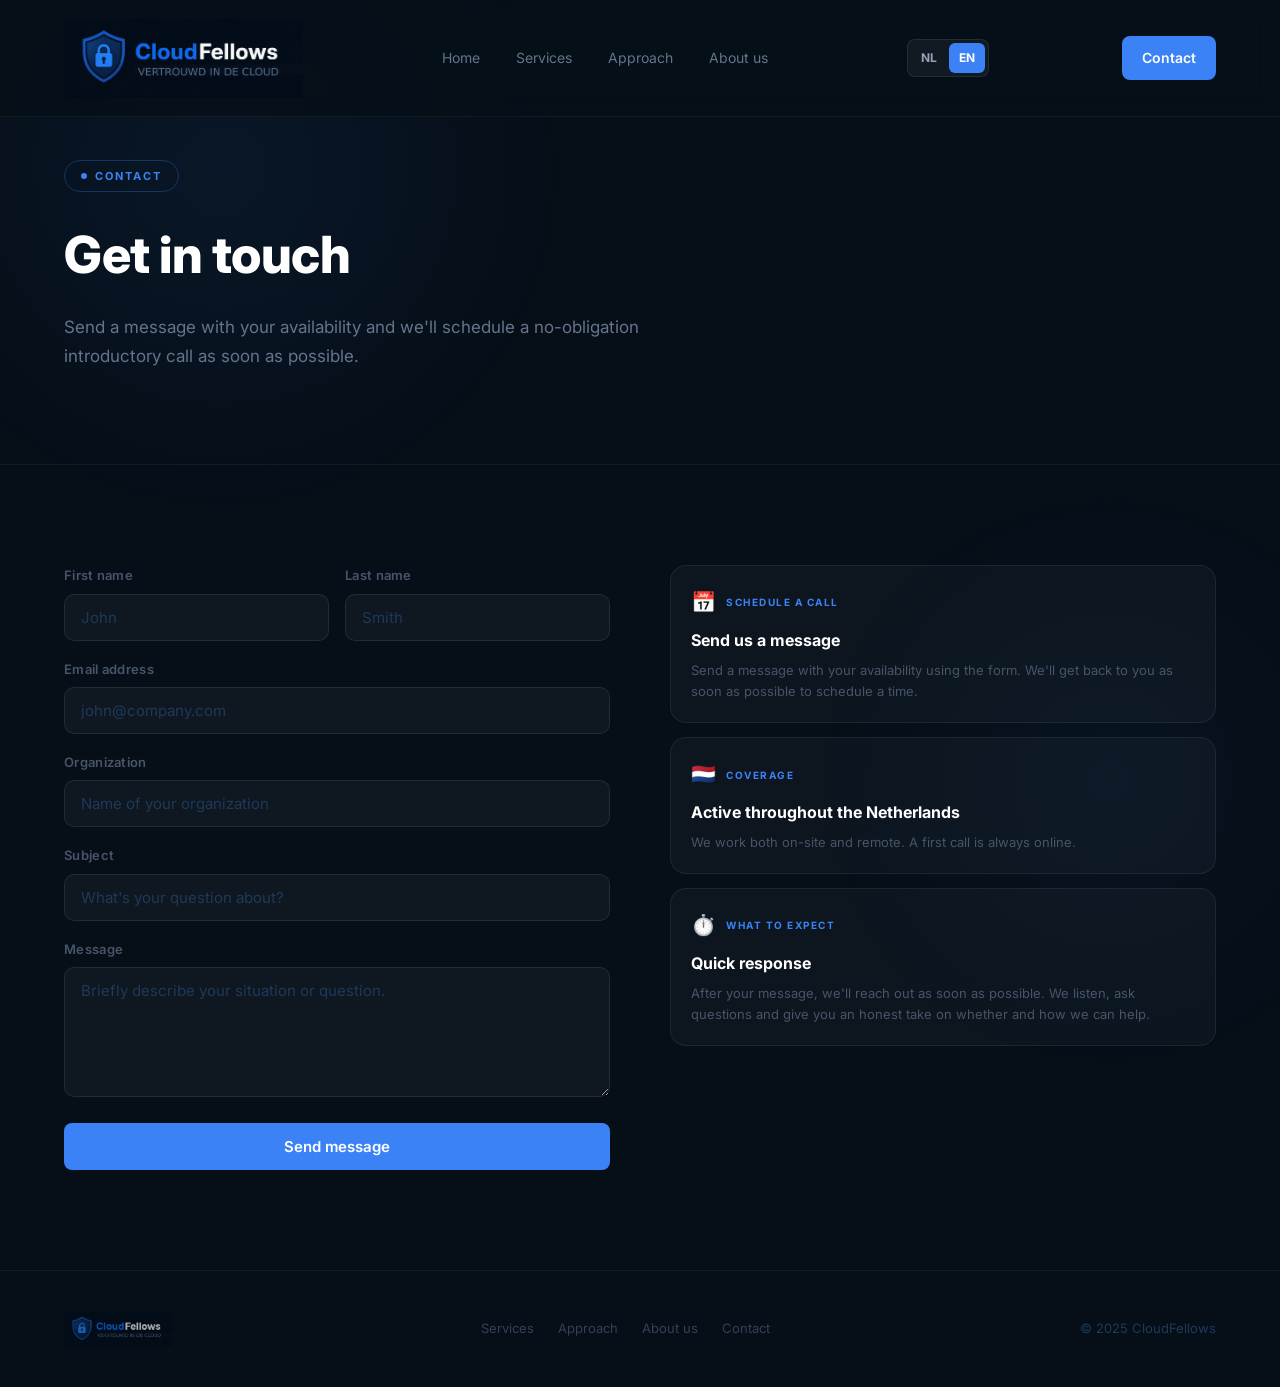
<file: contact-en.html>
<!doctype html>
<html lang="en">
<head>
<meta charset="utf-8">
<meta name="viewport" content="width=device-width,initial-scale=1">
<meta name="description" content="Get in touch with CloudFellows for a no-obligation introductory call.">
<title>Contact CloudFellows</title>
<link rel="stylesheet" href="style.css">
<link href="https://fonts.googleapis.com/css2?family=Inter:wght@400;500;600;700;800&display=swap" rel="stylesheet">
</head>
<body><header>
  <div class="wrap nav">
    <a class="logo" href="index-en.html" style="display:inline-flex;align-items:center;text-decoration:none;"><img src="logo-shield-final.png" alt="CloudFellows" style="height:80px;width:auto;"></a>
    <div class="menu">
      <a href="index-en.html">Home</a>
      <a href="services.html">Services</a>
      <a href="approach.html">Approach</a>
      <a href="about.html">About us</a>
    </div>
    <div class="lang-switch" style="display:flex;align-items:center;gap:2px;background:rgba(255,255,255,0.05);border:1px solid rgba(255,255,255,0.08);border-radius:8px;padding:3px;margin-right:10px;">
      <a href="contact.html" class="lang-btn" style="padding:5px 10px;border-radius:6px;font-size:12px;font-weight:700;cursor:pointer;text-decoration:none;background:transparent;color:#94a3b8;">NL</a>
      <a href="contact-en.html" class="lang-btn" style="padding:5px 10px;border-radius:6px;font-size:12px;font-weight:700;cursor:pointer;text-decoration:none;background:#3b82f6;color:#fff;">EN</a>
    </div>
    <a class="btn" href="contact-en.html">Contact</a>
    <button class="hamburger" id="hamburger" aria-label="Menu"><span></span><span></span><span></span></button>
  </div>
</header><nav class="mobile-nav" id="mobileNav">
  <a href="index-en.html">Home</a>
  <a href="services.html">Services</a>
  <a href="approach.html">Approach</a>
  <a href="about.html">About us</a>
  <a href="contact-en.html">Contact</a>
</nav>
<section class="page-hero">
  <div class="wrap">
    <div class="hero-eyebrow reveal"><div class="hero-eyebrow-dot"></div><span>Contact</span></div>
    <h1 class="reveal">Get in touch</h1>
    <p class="reveal">Send a message with your availability and we&#39;ll schedule a no-obligation introductory call as soon as possible.</p>
  </div>
</section>
<div class="divider"></div>
<section class="section">
  <div class="wrap">
    <div style="display:grid;grid-template-columns:1fr 1fr;gap:60px;align-items:stretch;">
      <div class="reveal">
        <form action="https://formspree.io/f/xnjroqqg" method="POST">
          <div class="form-row">
            <div class="form-group"><label for="firstname">First name</label><input type="text" id="firstname" name="firstname" placeholder="John" required></div>
            <div class="form-group"><label for="lastname">Last name</label><input type="text" id="lastname" name="lastname" placeholder="Smith" required></div>
          </div>
          <div class="form-group"><label for="email">Email address</label><input type="email" id="email" name="email" placeholder="john@company.com" required></div>
          <div class="form-group"><label for="organization">Organization</label><input type="text" id="organization" name="organization" placeholder="Name of your organization"></div>
          <div class="form-group"><label for="subject">Subject</label><input type="text" id="subject" name="subject" placeholder="What&#39;s your question about?"></div>
          <div class="form-group"><label for="message">Message</label><textarea id="message" name="message" placeholder="Briefly describe your situation or question."></textarea></div>
          <button type="submit" class="btn big" style="width:100%;text-align:center;">Send message</button>
        </form>
      </div>
      <div class="reveal">
        <div class="card" style="padding:20px;margin-bottom:14px;">
          <div style="display:flex;align-items:center;gap:10px;margin-bottom:8px;"><span style="font-size:20px;">📅</span><div class="card-label" style="min-height:auto;margin-bottom:0;">Schedule a call</div></div>
          <div class="card-title" style="min-height:auto;font-size:16px;margin-bottom:6px;">Send us a message</div>
          <div class="card-text">Send a message with your availability using the form. We&#39;ll get back to you as soon as possible to schedule a time.</div>
        </div>
        <div class="card" style="padding:20px;margin-bottom:14px;">
          <div style="display:flex;align-items:center;gap:10px;margin-bottom:8px;"><span style="font-size:20px;">🇳🇱</span><div class="card-label" style="min-height:auto;margin-bottom:0;">Coverage</div></div>
          <div class="card-title" style="min-height:auto;font-size:16px;margin-bottom:6px;">Active throughout the Netherlands</div>
          <div class="card-text">We work both on-site and remote. A first call is always online.</div>
        </div>
        <div class="card" style="padding:20px;">
          <div style="display:flex;align-items:center;gap:10px;margin-bottom:8px;"><span style="font-size:20px;">⏱️</span><div class="card-label" style="min-height:auto;margin-bottom:0;">What to expect</div></div>
          <div class="card-title" style="min-height:auto;font-size:16px;margin-bottom:6px;">Quick response</div>
          <div class="card-text">After your message, we&#39;ll reach out as soon as possible. We listen, ask questions and give you an honest take on whether and how we can help.</div>
        </div>
      </div>
    </div>
  </div>
</section>
<footer>
  <div class="wrap">
    <div class="footer-inner">
      <img src="logo-shield-final.png" alt="CloudFellows" style="height:36px;width:auto;opacity:0.7;">
      <div class="footer-links">
        <a href="services.html">Services</a>
        <a href="approach.html">Approach</a>
        <a href="about.html">About us</a>
        <a href="contact-en.html">Contact</a>
      </div>
      <span class="footer-copy">© 2025 CloudFellows</span>
    </div>
  </div>
</footer>
<a href="contact-en.html" class="fab-contact">Contact</a><script>
const obs = new IntersectionObserver(entries => {
  entries.forEach(e => { if(e.isIntersecting) e.target.classList.add('active'); });
}, { threshold: 0.12 });
document.querySelectorAll('.reveal').forEach(el => obs.observe(el));
const hamburger = document.getElementById('hamburger');
const mobileNav = document.getElementById('mobileNav');
if (hamburger && mobileNav) {
  hamburger.addEventListener('click', () => { hamburger.classList.toggle('open'); mobileNav.classList.toggle('open'); });
  mobileNav.querySelectorAll('a').forEach(a => a.addEventListener('click', () => { hamburger.classList.remove('open'); mobileNav.classList.remove('open'); }));
}
</script>
</body>
</html>
</file>
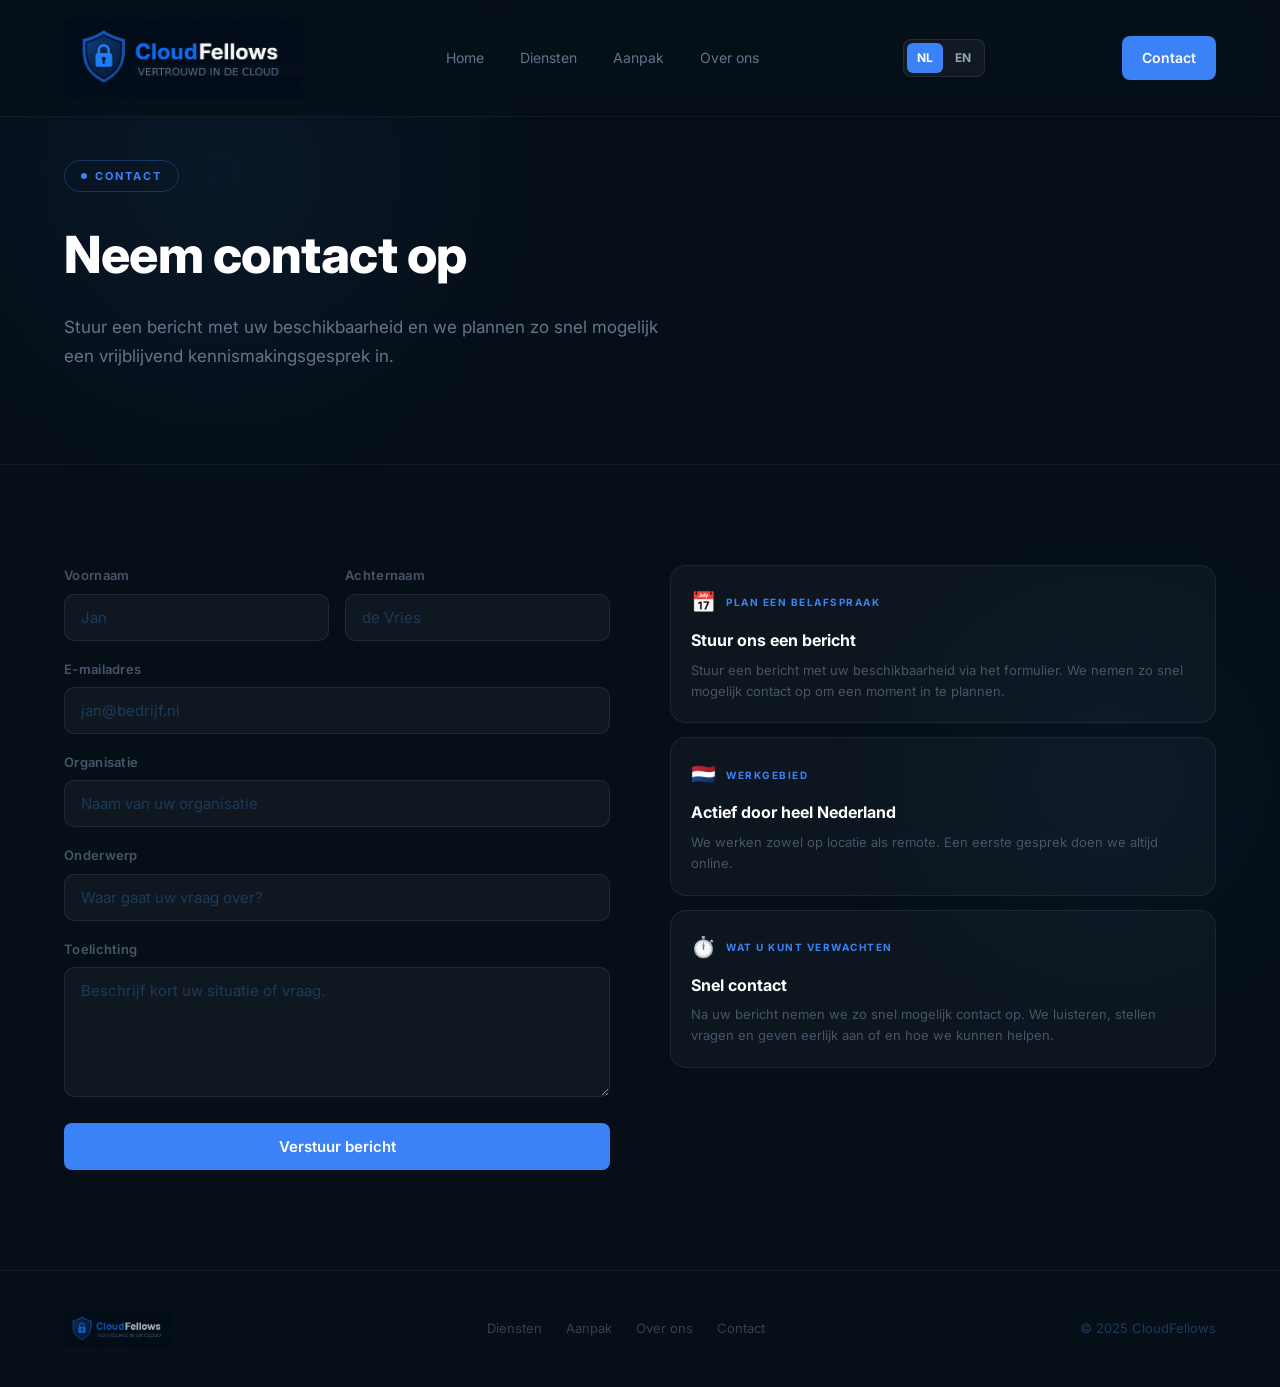
<file: contact.html>
<!doctype html>
<html lang="nl">
<head>
<meta charset="utf-8">
<meta name="viewport" content="width=device-width,initial-scale=1">
<meta name="description" content="Neem contact op met CloudFellows voor een vrijblijvend kennismakingsgesprek.">
<title>Contact CloudFellows</title>
<link rel="stylesheet" href="style.css">
<link href="https://fonts.googleapis.com/css2?family=Inter:wght@400;500;600;700;800&display=swap" rel="stylesheet">
</head>
<body><header>
  <div class="wrap nav">
    <a class="logo" href="index.html" style="display:inline-flex;align-items:center;text-decoration:none;"><img src="logo-shield-final.png" alt="CloudFellows" style="height:80px;width:auto;"></a>
    <div class="menu">
      <a href="index.html">Home</a>
      <a href="diensten.html">Diensten</a>
      <a href="aanpak.html">Aanpak</a>
      <a href="over-ons.html">Over ons</a>
    </div>
    <div class="lang-switch" style="display:flex;align-items:center;gap:2px;background:rgba(255,255,255,0.05);border:1px solid rgba(255,255,255,0.08);border-radius:8px;padding:3px;margin-right:10px;">
      <a href="contact.html" class="lang-btn" style="padding:5px 10px;border-radius:6px;font-size:12px;font-weight:700;cursor:pointer;text-decoration:none;background:#3b82f6;color:#fff;">NL</a>
      <a href="contact-en.html" class="lang-btn" style="padding:5px 10px;border-radius:6px;font-size:12px;font-weight:700;cursor:pointer;text-decoration:none;background:transparent;color:#94a3b8;">EN</a>
    </div>
    <a class="btn" href="contact.html">Contact</a>
    <button class="hamburger" id="hamburger" aria-label="Menu"><span></span><span></span><span></span></button>
  </div>
</header><nav class="mobile-nav" id="mobileNav">
  <a href="index.html">Home</a>
  <a href="diensten.html">Diensten</a>
  <a href="aanpak.html">Aanpak</a>
  <a href="over-ons.html">Over ons</a>
  <a href="contact.html">Contact</a>
</nav>
<section class="page-hero">
  <div class="wrap">
    <div class="hero-eyebrow reveal"><div class="hero-eyebrow-dot"></div><span>Contact</span></div>
    <h1 class="reveal">Neem contact op</h1>
    <p class="reveal">Stuur een bericht met uw beschikbaarheid en we plannen zo snel mogelijk een vrijblijvend kennismakingsgesprek in.</p>
  </div>
</section>
<div class="divider"></div>
<section class="section">
  <div class="wrap">
    <div style="display:grid;grid-template-columns:1fr 1fr;gap:60px;align-items:stretch;">
      <div class="reveal">
        <form action="https://formspree.io/f/xnjroqqg" method="POST">
          <div class="form-row">
            <div class="form-group"><label for="voornaam">Voornaam</label><input type="text" id="voornaam" name="voornaam" placeholder="Jan" required></div>
            <div class="form-group"><label for="achternaam">Achternaam</label><input type="text" id="achternaam" name="achternaam" placeholder="de Vries" required></div>
          </div>
          <div class="form-group"><label for="email">E-mailadres</label><input type="email" id="email" name="email" placeholder="jan@bedrijf.nl" required></div>
          <div class="form-group"><label for="organisatie">Organisatie</label><input type="text" id="organisatie" name="organisatie" placeholder="Naam van uw organisatie"></div>
          <div class="form-group"><label for="onderwerp">Onderwerp</label><input type="text" id="onderwerp" name="onderwerp" placeholder="Waar gaat uw vraag over?"></div>
          <div class="form-group"><label for="bericht">Toelichting</label><textarea id="bericht" name="bericht" placeholder="Beschrijf kort uw situatie of vraag."></textarea></div>
          <button type="submit" class="btn big" style="width:100%;text-align:center;">Verstuur bericht</button>
        </form>
      </div>
      <div class="reveal">
        <div class="card" style="padding:20px;margin-bottom:14px;">
          <div style="display:flex;align-items:center;gap:10px;margin-bottom:8px;"><span style="font-size:20px;">📅</span><div class="card-label" style="min-height:auto;margin-bottom:0;">Plan een belafspraak</div></div>
          <div class="card-title" style="min-height:auto;font-size:16px;margin-bottom:6px;">Stuur ons een bericht</div>
          <div class="card-text">Stuur een bericht met uw beschikbaarheid via het formulier. We nemen zo snel mogelijk contact op om een moment in te plannen.</div>
        </div>
        <div class="card" style="padding:20px;margin-bottom:14px;">
          <div style="display:flex;align-items:center;gap:10px;margin-bottom:8px;"><span style="font-size:20px;">🇳🇱</span><div class="card-label" style="min-height:auto;margin-bottom:0;">Werkgebied</div></div>
          <div class="card-title" style="min-height:auto;font-size:16px;margin-bottom:6px;">Actief door heel Nederland</div>
          <div class="card-text">We werken zowel op locatie als remote. Een eerste gesprek doen we altijd online.</div>
        </div>
        <div class="card" style="padding:20px;">
          <div style="display:flex;align-items:center;gap:10px;margin-bottom:8px;"><span style="font-size:20px;">⏱️</span><div class="card-label" style="min-height:auto;margin-bottom:0;">Wat u kunt verwachten</div></div>
          <div class="card-title" style="min-height:auto;font-size:16px;margin-bottom:6px;">Snel contact</div>
          <div class="card-text">Na uw bericht nemen we zo snel mogelijk contact op. We luisteren, stellen vragen en geven eerlijk aan of en hoe we kunnen helpen.</div>
        </div>
      </div>
    </div>
  </div>
</section>
<footer>
  <div class="wrap">
    <div class="footer-inner">
      <img src="logo-shield-final.png" alt="CloudFellows" style="height:36px;width:auto;opacity:0.7;">
      <div class="footer-links">
        <a href="diensten.html">Diensten</a>
        <a href="aanpak.html">Aanpak</a>
        <a href="over-ons.html">Over ons</a>
        <a href="contact.html">Contact</a>
      </div>
      <span class="footer-copy">© 2025 CloudFellows</span>
    </div>
  </div>
</footer>
<a href="contact.html" class="fab-contact">Contact</a><script>
const obs = new IntersectionObserver(entries => {
  entries.forEach(e => { if(e.isIntersecting) e.target.classList.add('active'); });
}, { threshold: 0.12 });
document.querySelectorAll('.reveal').forEach(el => obs.observe(el));
const hamburger = document.getElementById('hamburger');
const mobileNav = document.getElementById('mobileNav');
if (hamburger && mobileNav) {
  hamburger.addEventListener('click', () => { hamburger.classList.toggle('open'); mobileNav.classList.toggle('open'); });
  mobileNav.querySelectorAll('a').forEach(a => a.addEventListener('click', () => { hamburger.classList.remove('open'); mobileNav.classList.remove('open'); }));
}
</script>
</body>
</html>
</file>
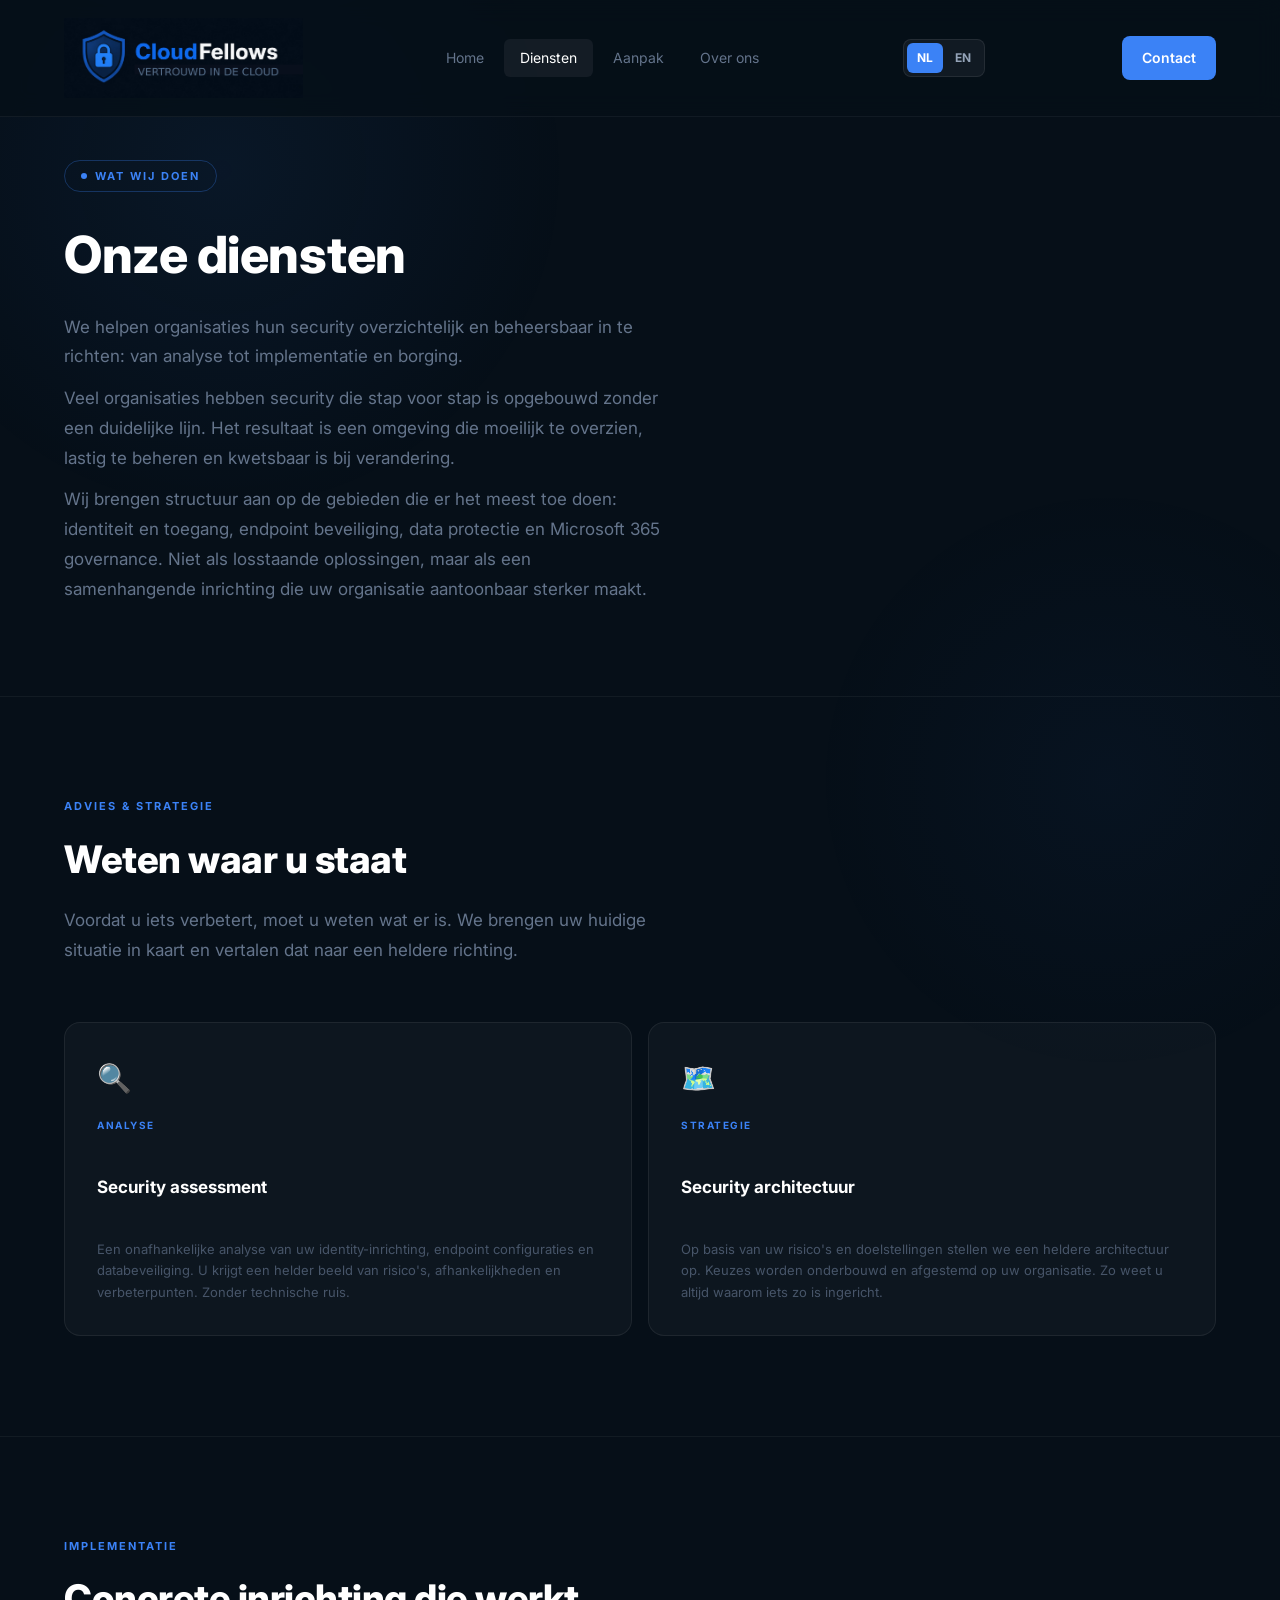
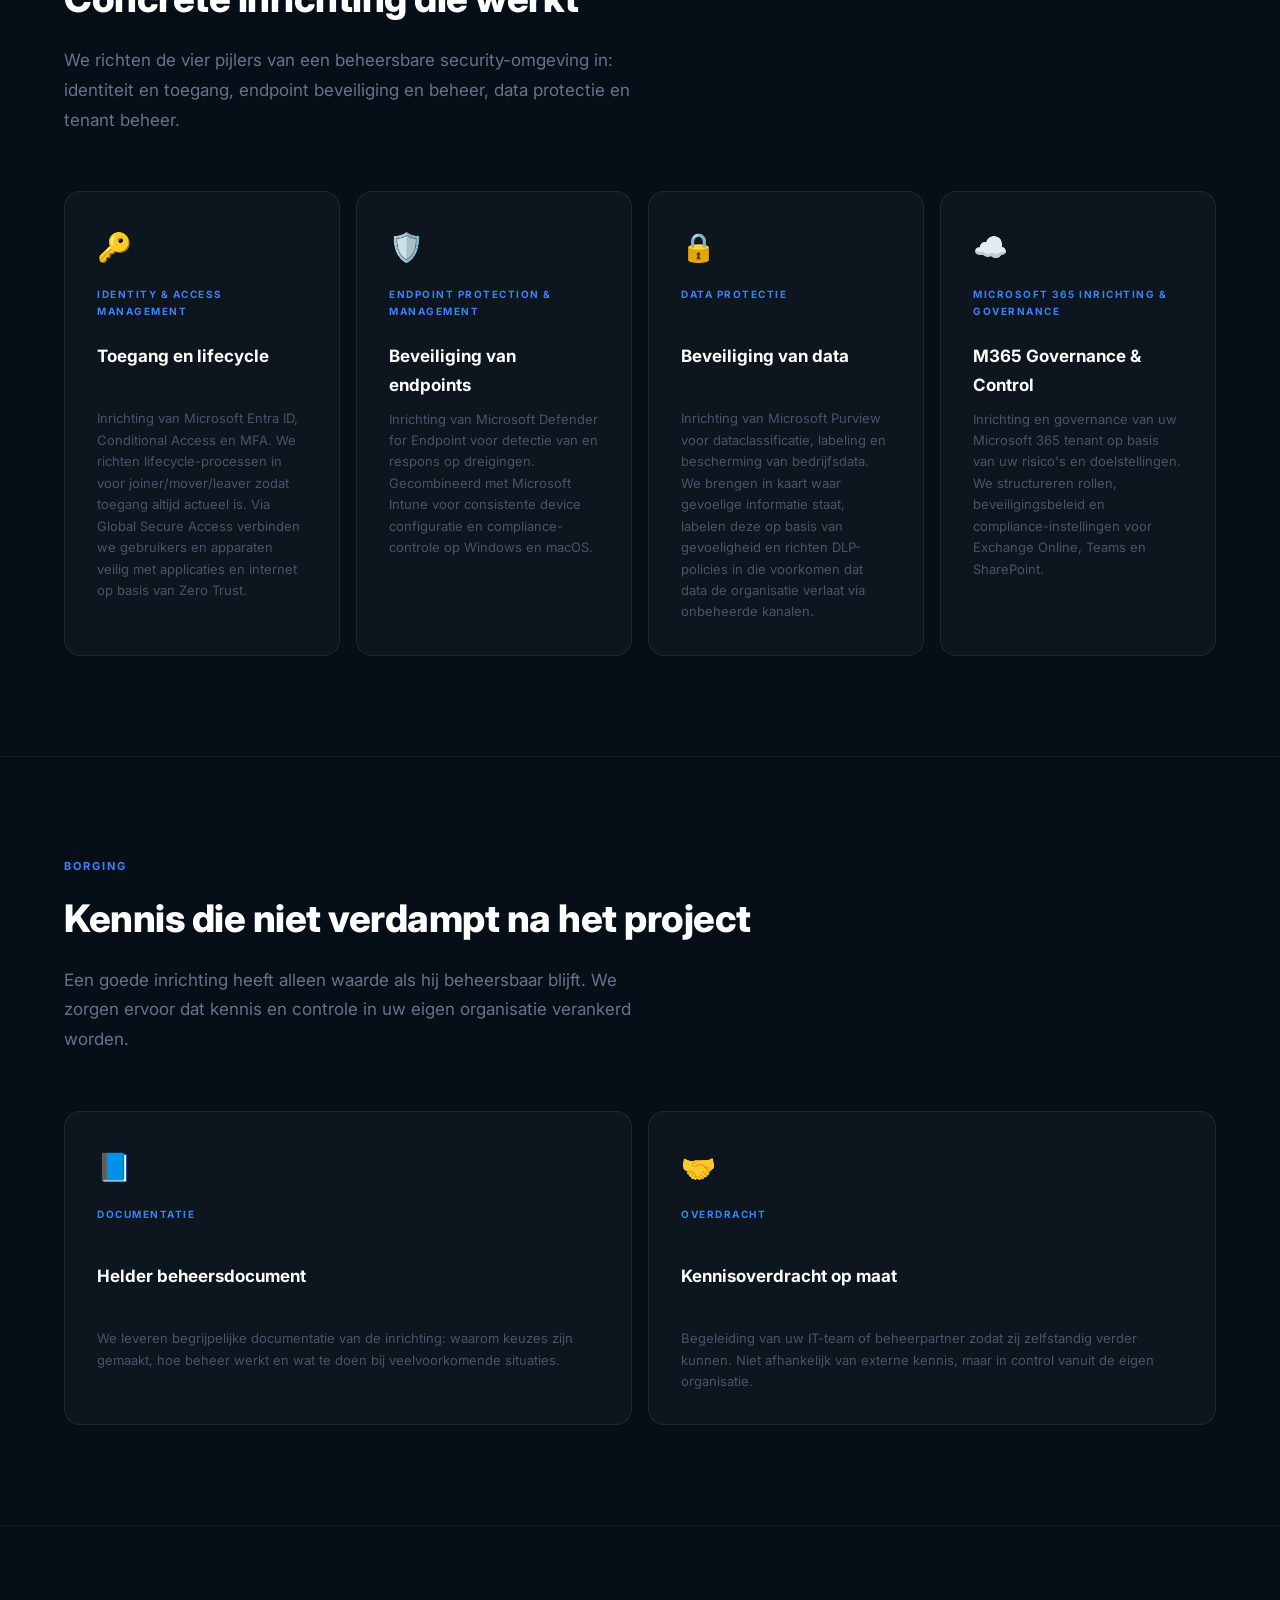
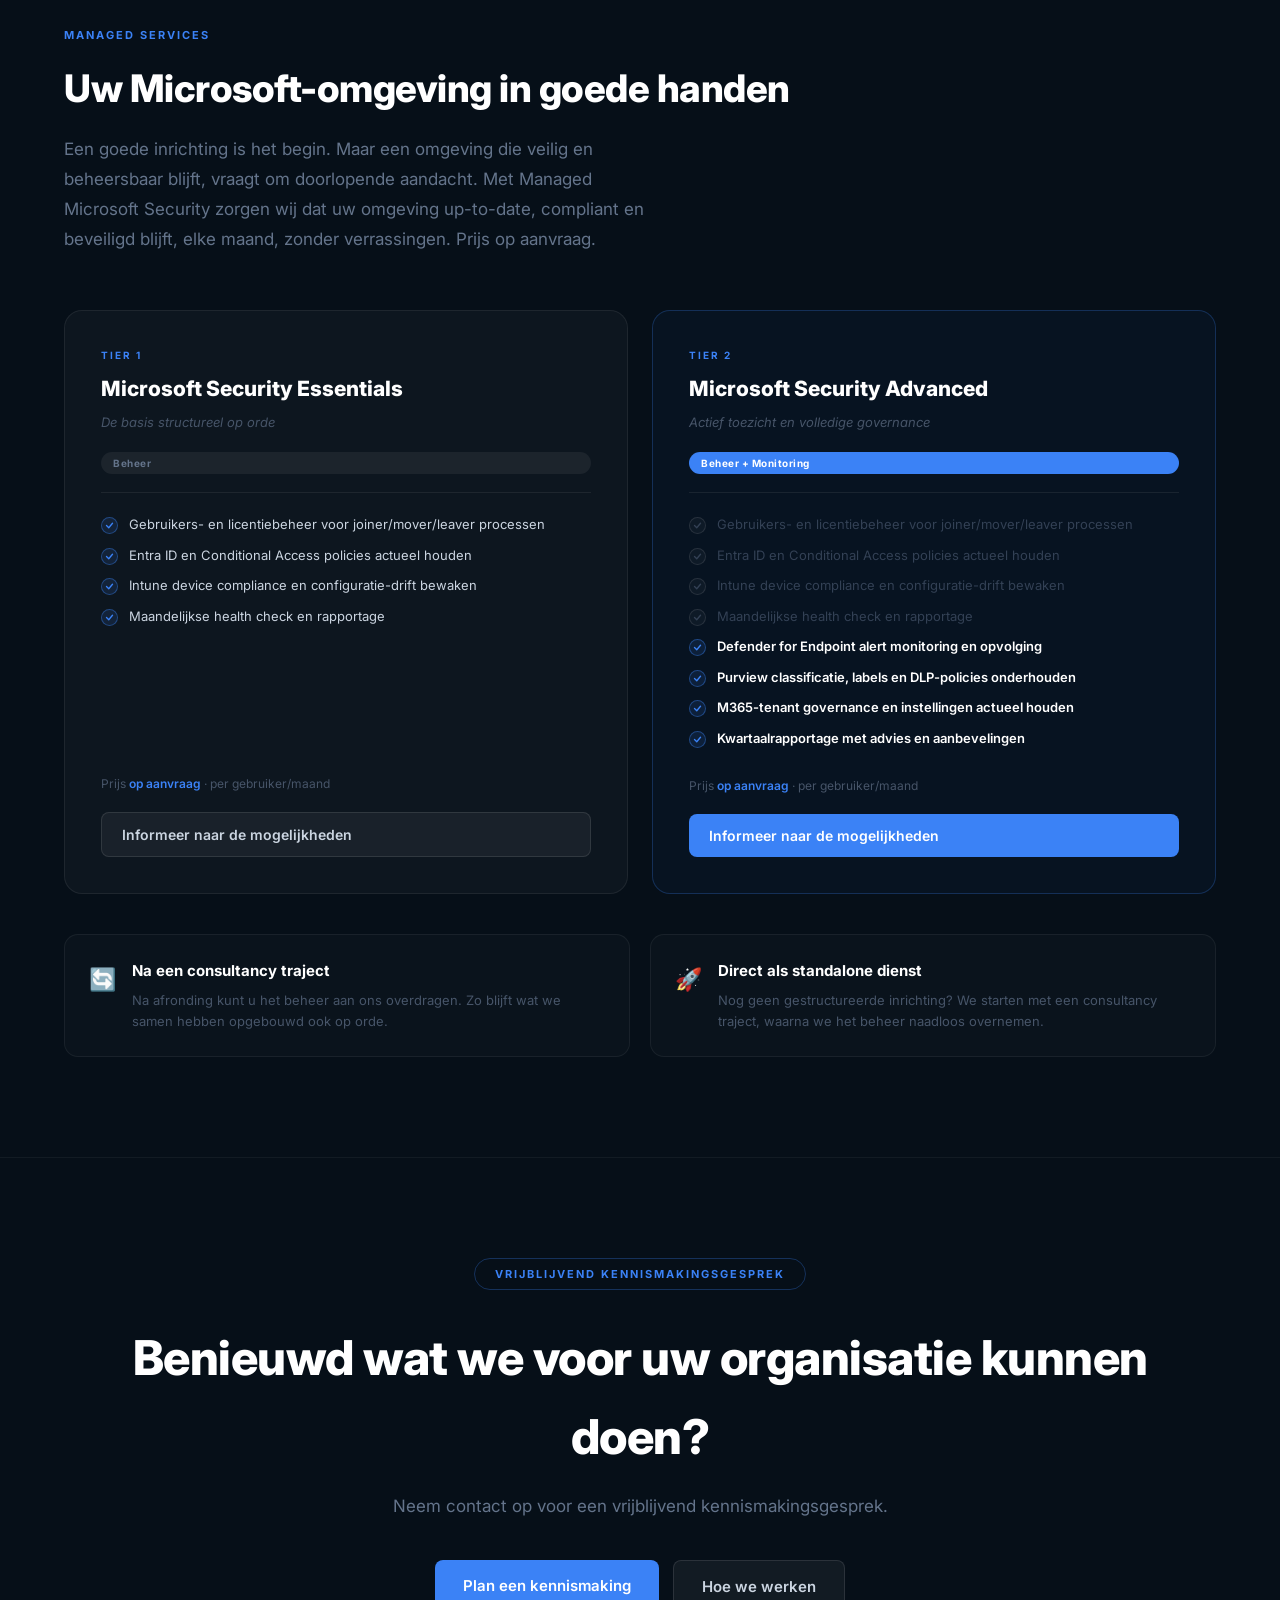
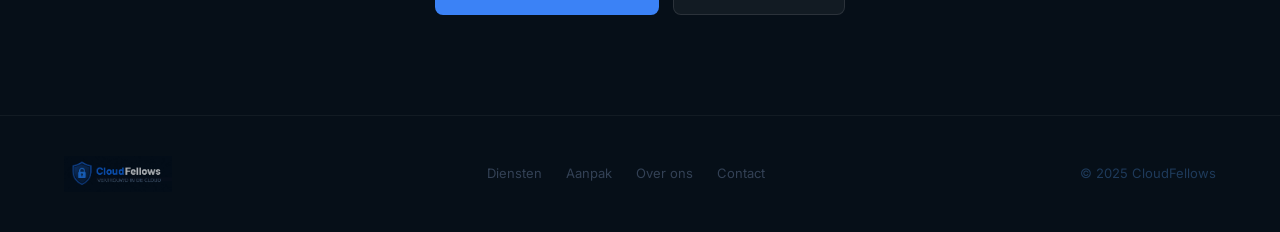
<file: diensten.html>
<!doctype html>
<html lang="nl">
<head>
<meta charset="utf-8">
<meta name="viewport" content="width=device-width,initial-scale=1">
<meta name="description" content="CloudFellows biedt security consultancy voor IAM, endpoint management, data protectie en M365 governance.">
<title>Diensten CloudFellows</title>
<link rel="stylesheet" href="style.css">
<link href="https://fonts.googleapis.com/css2?family=Inter:wght@400;500;600;700;800&display=swap" rel="stylesheet">
</head>
<body><header>
  <div class="wrap nav">
    <a class="logo" href="index.html" style="display:inline-flex;align-items:center;text-decoration:none;"><img src="logo-shield-final.png" alt="CloudFellows" style="height:80px;width:auto;"></a>
    <div class="menu">
      <a href="index.html">Home</a>
      <a href="diensten.html" class="active">Diensten</a>
      <a href="aanpak.html">Aanpak</a>
      <a href="over-ons.html">Over ons</a>
    </div>
    <div class="lang-switch" style="display:flex;align-items:center;gap:2px;background:rgba(255,255,255,0.05);border:1px solid rgba(255,255,255,0.08);border-radius:8px;padding:3px;margin-right:10px;">
      <a href="diensten.html" class="lang-btn" style="padding:5px 10px;border-radius:6px;font-size:12px;font-weight:700;cursor:pointer;text-decoration:none;background:#3b82f6;color:#fff;">NL</a>
      <a href="services.html" class="lang-btn" style="padding:5px 10px;border-radius:6px;font-size:12px;font-weight:700;cursor:pointer;text-decoration:none;background:transparent;color:#94a3b8;">EN</a>
    </div>
    <a class="btn" href="contact.html">Contact</a>
    <button class="hamburger" id="hamburger" aria-label="Menu"><span></span><span></span><span></span></button>
  </div>
</header><nav class="mobile-nav" id="mobileNav">
  <a href="index.html">Home</a>
  <a href="diensten.html">Diensten</a>
  <a href="aanpak.html">Aanpak</a>
  <a href="over-ons.html">Over ons</a>
  <a href="contact.html">Contact</a>
</nav>
<section class="page-hero">
  <div class="wrap">
    <div class="hero-eyebrow reveal"><div class="hero-eyebrow-dot"></div><span>Wat wij doen</span></div>
    <h1 class="reveal">Onze diensten</h1>
    <p class="reveal">We helpen organisaties hun security overzichtelijk en beheersbaar in te richten: van analyse tot implementatie en borging.</p>
    <p class="reveal">Veel organisaties hebben security die stap voor stap is opgebouwd zonder een duidelijke lijn. Het resultaat is een omgeving die moeilijk te overzien, lastig te beheren en kwetsbaar is bij verandering.</p>
    <p class="reveal">Wij brengen structuur aan op de gebieden die er het meest toe doen: identiteit en toegang, endpoint beveiliging, data protectie en Microsoft 365 governance. Niet als losstaande oplossingen, maar als een samenhangende inrichting die uw organisatie aantoonbaar sterker maakt.</p>
  </div>
</section>
<div class="divider"></div>
<section class="section">
  <div class="wrap">
    <div class="section-eyebrow reveal">Advies &amp; strategie</div>
    <h2 class="reveal">Weten waar u staat</h2>
    <p class="section-intro reveal">Voordat u iets verbetert, moet u weten wat er is. We brengen uw huidige situatie in kaart en vertalen dat naar een heldere richting.</p>
    <div class="grid2 reveal">
      <div class="card"><span class="card-icon">🔍</span><div class="card-label">Analyse</div><div class="card-title">Security assessment</div><div class="card-text">Een onafhankelijke analyse van uw identity-inrichting, endpoint configuraties en databeveiliging. U krijgt een helder beeld van risico&#39;s, afhankelijkheden en verbeterpunten. Zonder technische ruis.</div></div>
      <div class="card"><span class="card-icon">🗺️</span><div class="card-label">Strategie</div><div class="card-title">Security architectuur</div><div class="card-text">Op basis van uw risico&#39;s en doelstellingen stellen we een heldere architectuur op. Keuzes worden onderbouwd en afgestemd op uw organisatie. Zo weet u altijd waarom iets zo is ingericht.</div></div>
    </div>
  </div>
</section>
<div class="divider"></div>
<section class="section">
  <div class="wrap">
    <div class="section-eyebrow reveal">Implementatie</div>
    <h2 class="reveal">Concrete inrichting die werkt</h2>
    <p class="section-intro reveal">We richten de vier pijlers van een beheersbare security-omgeving in: identiteit en toegang, endpoint beveiliging en beheer, data protectie en tenant beheer.</p>
    <div class="grid reveal">
      <div class="card"><span class="card-icon">🔑</span><div class="card-label">Identity &amp; Access Management</div><div class="card-title">Toegang en lifecycle</div><div class="card-text">Inrichting van Microsoft Entra ID, Conditional Access en MFA. We richten lifecycle-processen in voor joiner/mover/leaver zodat toegang altijd actueel is. Via Global Secure Access verbinden we gebruikers en apparaten veilig met applicaties en internet op basis van Zero Trust.</div></div>
      <div class="card"><span class="card-icon">🛡️</span><div class="card-label">Endpoint Protection &amp; Management</div><div class="card-title">Beveiliging van endpoints</div><div class="card-text">Inrichting van Microsoft Defender for Endpoint voor detectie van en respons op dreigingen. Gecombineerd met Microsoft Intune voor consistente device configuratie en compliance-controle op Windows en macOS.</div></div>
      <div class="card"><span class="card-icon">🔒</span><div class="card-label">Data Protectie</div><div class="card-title">Beveiliging van data</div><div class="card-text">Inrichting van Microsoft Purview voor dataclassificatie, labeling en bescherming van bedrijfsdata. We brengen in kaart waar gevoelige informatie staat, labelen deze op basis van gevoeligheid en richten DLP-policies in die voorkomen dat data de organisatie verlaat via onbeheerde kanalen.</div></div>
      <div class="card"><span class="card-icon">☁️</span><div class="card-label">Microsoft 365 Inrichting &amp; Governance</div><div class="card-title">M365 Governance &amp; Control</div><div class="card-text">Inrichting en governance van uw Microsoft 365 tenant op basis van uw risico&#39;s en doelstellingen. We structureren rollen, beveiligingsbeleid en compliance-instellingen voor Exchange Online, Teams en SharePoint.</div></div>
    </div>
  </div>
</section>
<div class="divider"></div>
<section class="section">
  <div class="wrap">
    <div class="section-eyebrow reveal">Borging</div>
    <h2 class="reveal">Kennis die niet verdampt na het project</h2>
    <p class="section-intro reveal">Een goede inrichting heeft alleen waarde als hij beheersbaar blijft. We zorgen ervoor dat kennis en controle in uw eigen organisatie verankerd worden.</p>
    <div class="grid2 reveal">
      <div class="card"><span class="card-icon">📘</span><div class="card-label">Documentatie</div><div class="card-title">Helder beheersdocument</div><div class="card-text">We leveren begrijpelijke documentatie van de inrichting: waarom keuzes zijn gemaakt, hoe beheer werkt en wat te doen bij veelvoorkomende situaties.</div></div>
      <div class="card"><span class="card-icon">🤝</span><div class="card-label">Overdracht</div><div class="card-title">Kennisoverdracht op maat</div><div class="card-text">Begeleiding van uw IT-team of beheerpartner zodat zij zelfstandig verder kunnen. Niet afhankelijk van externe kennis, maar in control vanuit de eigen organisatie.</div></div>
    </div>
  </div>
</section>
<div class="divider"></div>
<section class="section">
  <div class="wrap">
    <div class="section-eyebrow reveal">Managed Services</div>
    <h2 class="reveal">Uw Microsoft-omgeving in goede handen</h2>
    <p class="section-intro reveal">Een goede inrichting is het begin. Maar een omgeving die veilig en beheersbaar blijft, vraagt om doorlopende aandacht. Met Managed Microsoft Security zorgen wij dat uw omgeving up-to-date, compliant en beveiligd blijft, elke maand, zonder verrassingen. Prijs op aanvraag.</p>
    <div class="tier-grid reveal">
      <div class="tier-card">
        <div class="tier-num">Tier 1</div>
        <div class="tier-name">Microsoft Security Essentials</div>
        <div class="tier-sub">De basis structureel op orde</div>
        <span class="tier-badge-pill">Beheer</span>
        <div class="tier-divider"></div>
        <ul class="tier-list">
          <li>Gebruikers- en licentiebeheer voor joiner/mover/leaver processen</li>
          <li>Entra ID en Conditional Access policies actueel houden</li>
          <li>Intune device compliance en configuratie-drift bewaken</li>
          <li>Maandelijkse health check en rapportage</li>
        </ul>
        <div class="tier-price">Prijs <span>op aanvraag</span> · per gebruiker/maand</div>
        <a class="btn-ghost" href="contact.html">Informeer naar de mogelijkheden</a>
      </div>
      <div class="tier-card tier-advanced">
        <div class="tier-num">Tier 2</div>
        <div class="tier-name">Microsoft Security Advanced</div>
        <div class="tier-sub">Actief toezicht en volledige governance</div>
        <span class="tier-badge-pill tier-badge-blue">Beheer + Monitoring</span>
        <div class="tier-divider"></div>
        <ul class="tier-list">
          <li class="tier-dim">Gebruikers- en licentiebeheer voor joiner/mover/leaver processen</li>
          <li class="tier-dim">Entra ID en Conditional Access policies actueel houden</li>
          <li class="tier-dim">Intune device compliance en configuratie-drift bewaken</li>
          <li class="tier-dim">Maandelijkse health check en rapportage</li>
          <li class="tier-highlight">Defender for Endpoint alert monitoring en opvolging</li>
          <li class="tier-highlight">Purview classificatie, labels en DLP-policies onderhouden</li>
          <li class="tier-highlight">M365-tenant governance en instellingen actueel houden</li>
          <li class="tier-highlight">Kwartaalrapportage met advies en aanbevelingen</li>
        </ul>
        <div class="tier-price">Prijs <span>op aanvraag</span> · per gebruiker/maand</div>
        <a class="btn" href="contact.html">Informeer naar de mogelijkheden</a>
      </div>
    </div>
    <div class="tier-routes reveal">
      <div class="tier-route-card"><span class="tier-route-icon">🔄</span><div><h4>Na een consultancy traject</h4><p>Na afronding kunt u het beheer aan ons overdragen. Zo blijft wat we samen hebben opgebouwd ook op orde.</p></div></div>
      <div class="tier-route-card"><span class="tier-route-icon">🚀</span><div><h4>Direct als standalone dienst</h4><p>Nog geen gestructureerde inrichting? We starten met een consultancy traject, waarna we het beheer naadloos overnemen.</p></div></div>
    </div>
  </div>
</section>
<div class="divider"></div>
<section class="cta">
  <div class="wrap reveal">
    <div class="cta-badge">Vrijblijvend kennismakingsgesprek</div>
    <h2>Benieuwd wat we voor uw organisatie kunnen doen?</h2>
    <p>Neem contact op voor een vrijblijvend kennismakingsgesprek.</p>
    <div class="cta-actions">
      <a class="btn big" href="contact.html">Plan een kennismaking</a>
      <a class="btn-ghost big" href="aanpak.html">Hoe we werken</a>
    </div>
  </div>
</section>
<footer>
  <div class="wrap">
    <div class="footer-inner">
      <img src="logo-shield-final.png" alt="CloudFellows" style="height:36px;width:auto;opacity:0.7;">
      <div class="footer-links">
        <a href="diensten.html">Diensten</a>
        <a href="aanpak.html">Aanpak</a>
        <a href="over-ons.html">Over ons</a>
        <a href="contact.html">Contact</a>
      </div>
      <span class="footer-copy">© 2025 CloudFellows</span>
    </div>
  </div>
</footer>
<a href="contact.html" class="fab-contact">Contact</a><script>
const obs = new IntersectionObserver(entries => {
  entries.forEach(e => { if(e.isIntersecting) e.target.classList.add('active'); });
}, { threshold: 0.12 });
document.querySelectorAll('.reveal').forEach(el => obs.observe(el));
const hamburger = document.getElementById('hamburger');
const mobileNav = document.getElementById('mobileNav');
if (hamburger && mobileNav) {
  hamburger.addEventListener('click', () => { hamburger.classList.toggle('open'); mobileNav.classList.toggle('open'); });
  mobileNav.querySelectorAll('a').forEach(a => a.addEventListener('click', () => { hamburger.classList.remove('open'); mobileNav.classList.remove('open'); }));
}
</script>
</body>
</html>
</file>
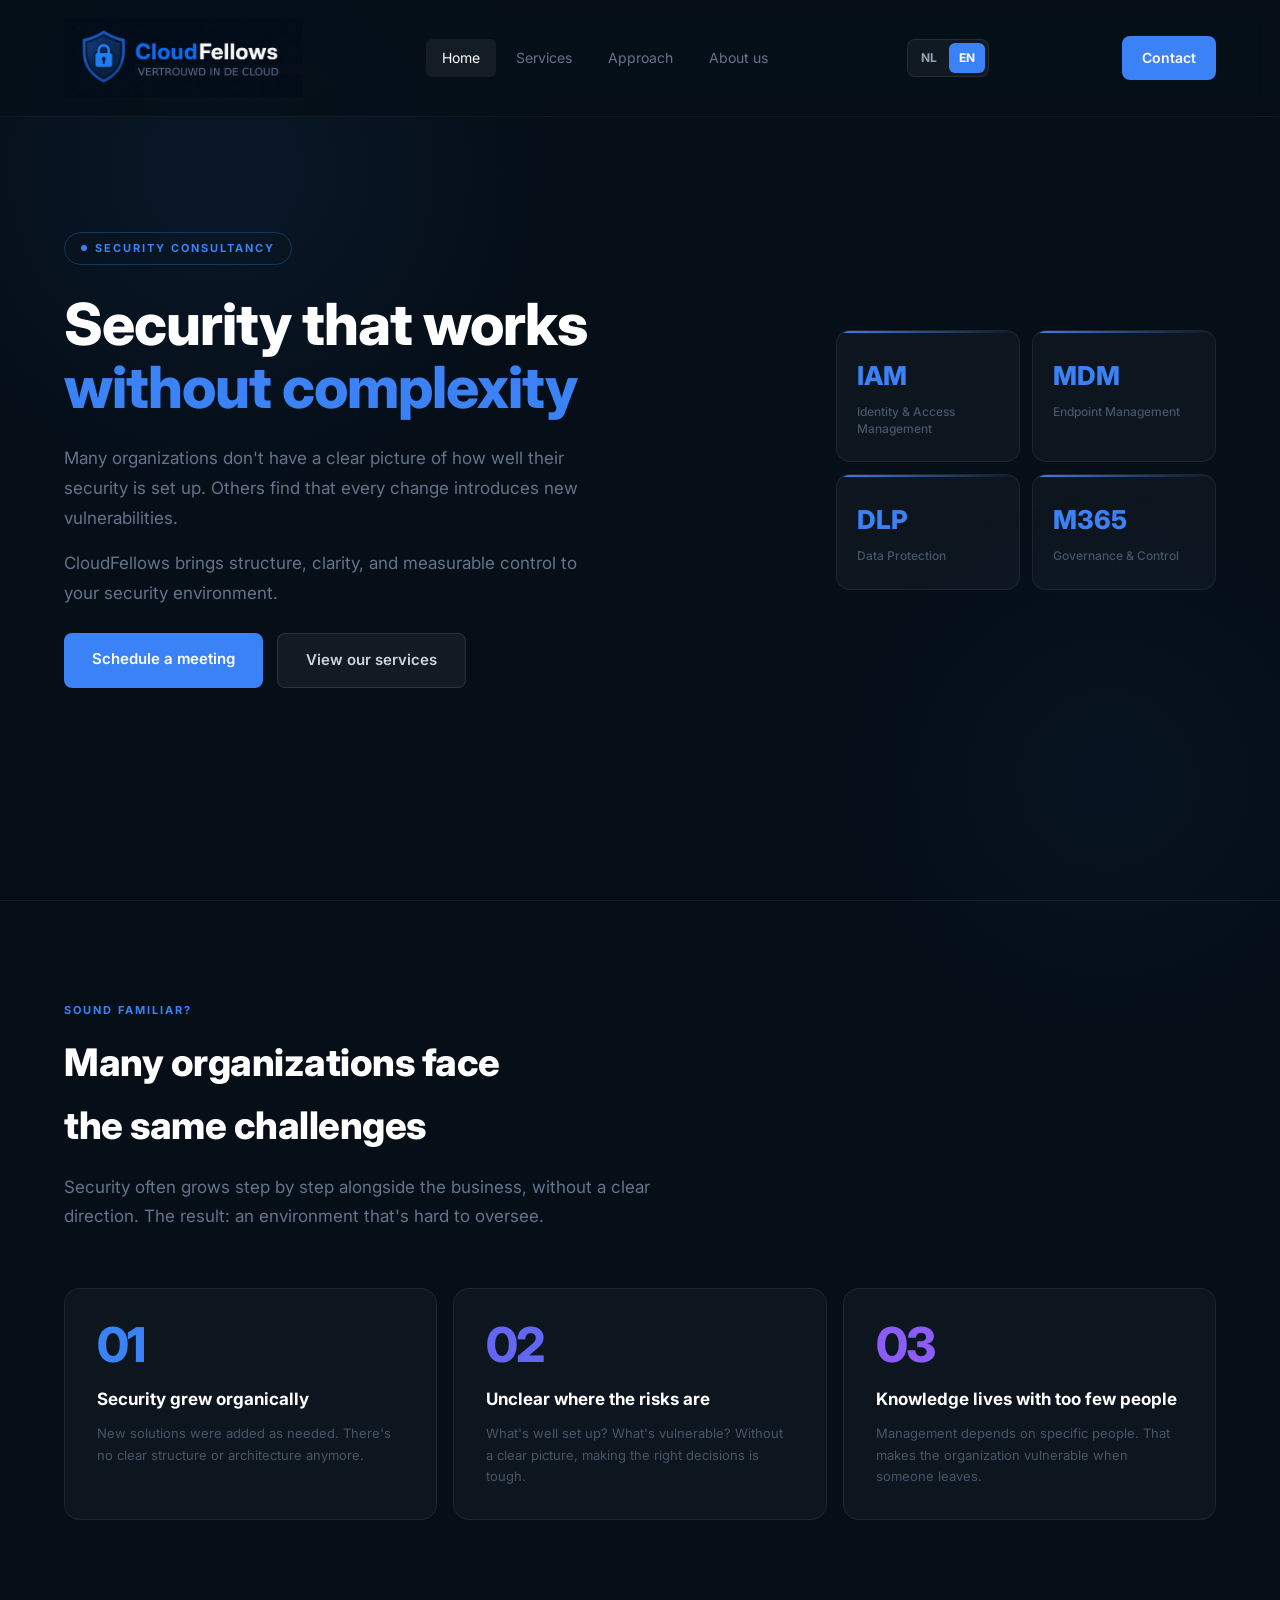
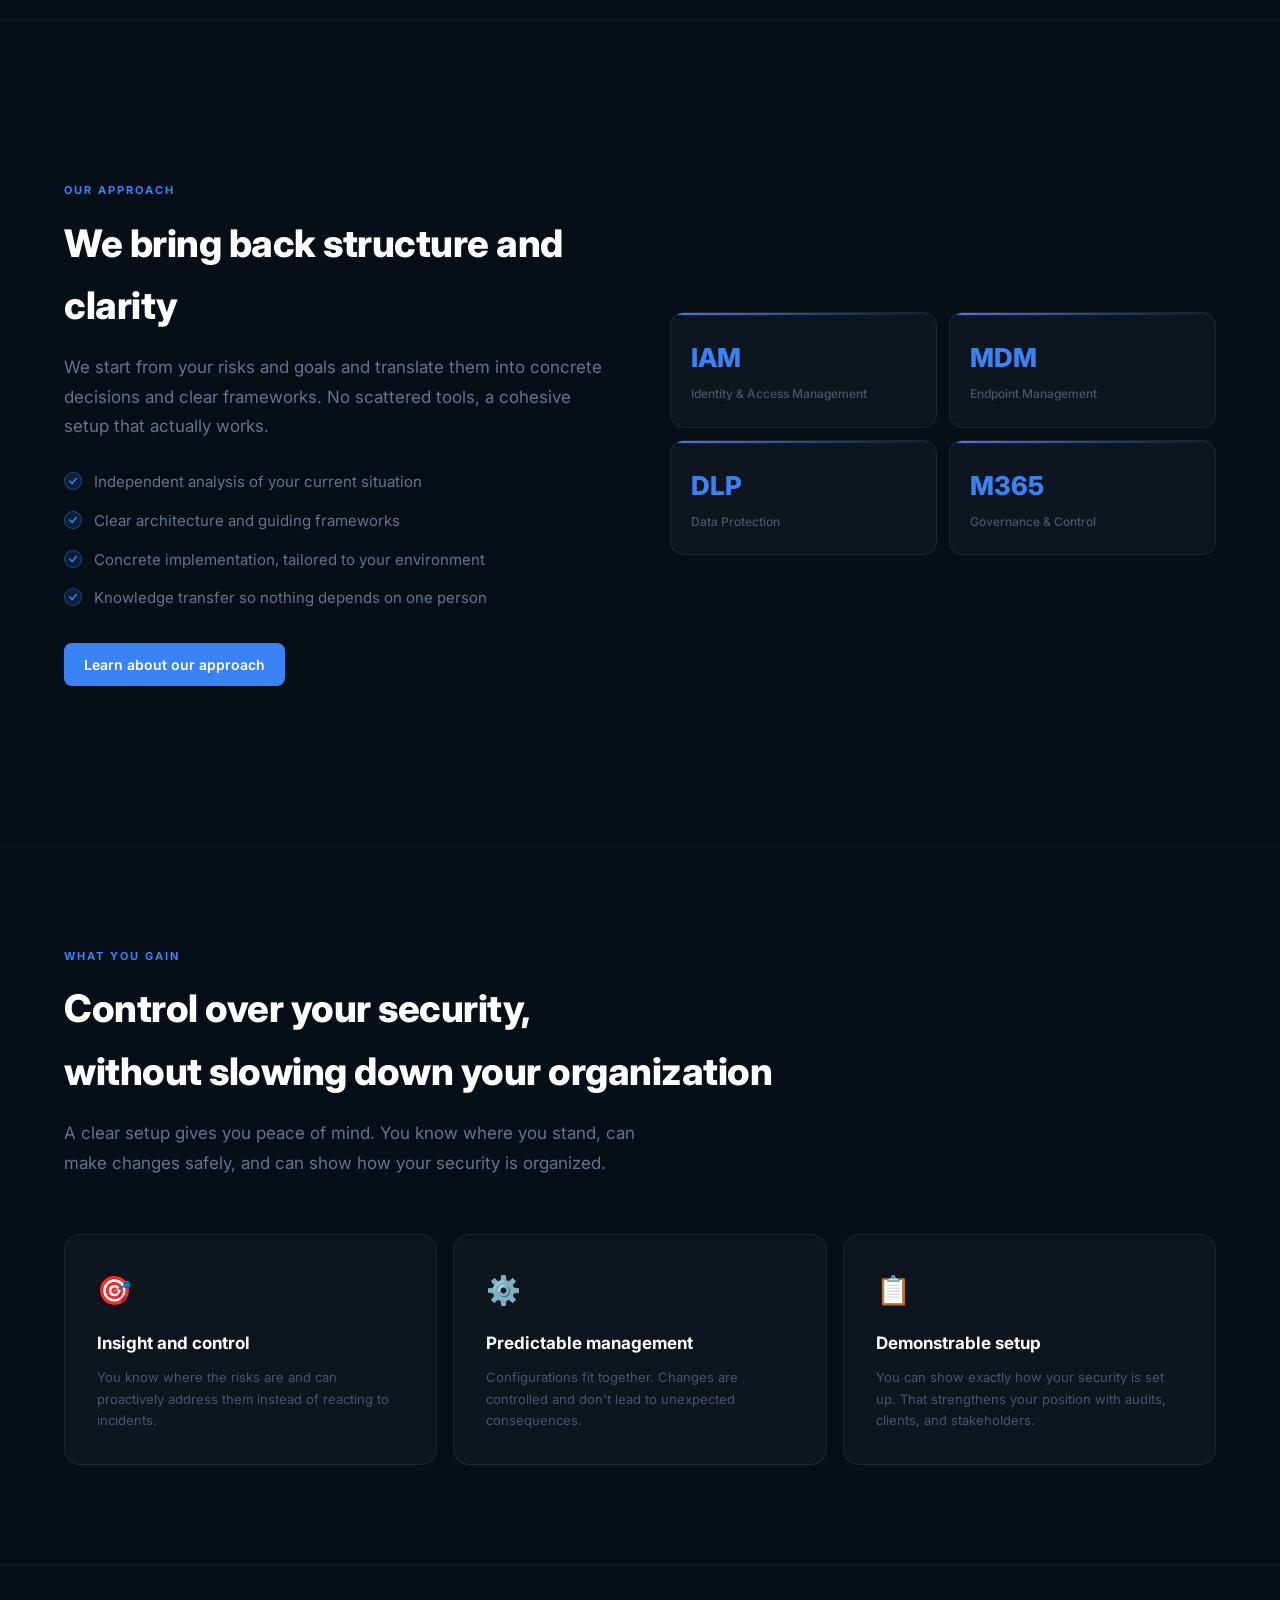
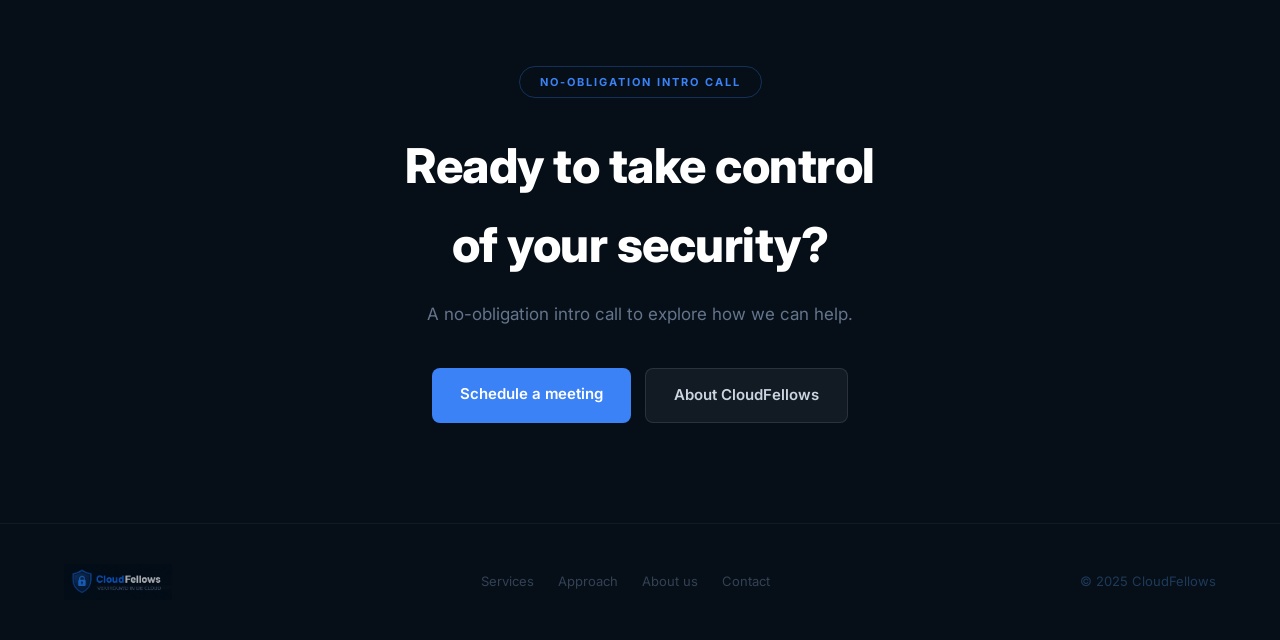
<file: index-en.html>
<!doctype html>
<html lang="en">
<head>
<meta charset="utf-8">
<meta name="viewport" content="width=device-width,initial-scale=1">
<meta name="description" content="CloudFellows helps organizations set up Microsoft security that is clear, manageable and demonstrable.">
<title>CloudFellows Security Consultancy</title>
<link rel="stylesheet" href="style.css">
<link href="https://fonts.googleapis.com/css2?family=Inter:wght@400;500;600;700;800&display=swap" rel="stylesheet">
</head>
<body><header>
  <div class="wrap nav">
    <a class="logo" href="index-en.html" style="display:inline-flex;align-items:center;text-decoration:none;"><img src="logo-shield-final.png" alt="CloudFellows" style="height:80px;width:auto;"></a>
    <div class="menu">
      <a href="index-en.html" class="active">Home</a>
      <a href="services.html">Services</a>
      <a href="approach.html">Approach</a>
      <a href="about.html">About us</a>
    </div>
    <div class="lang-switch" style="display:flex;align-items:center;gap:2px;background:rgba(255,255,255,0.05);border:1px solid rgba(255,255,255,0.08);border-radius:8px;padding:3px;margin-right:10px;">
      <a href="index.html" class="lang-btn" style="padding:5px 10px;border-radius:6px;font-size:12px;font-weight:700;cursor:pointer;text-decoration:none;background:transparent;color:#94a3b8;">NL</a>
      <a href="index-en.html" class="lang-btn" style="padding:5px 10px;border-radius:6px;font-size:12px;font-weight:700;cursor:pointer;text-decoration:none;background:#3b82f6;color:#fff;">EN</a>
    </div>
    <a class="btn" href="contact-en.html">Contact</a>
    <button class="hamburger" id="hamburger" aria-label="Menu"><span></span><span></span><span></span></button>
  </div>
</header><nav class="mobile-nav" id="mobileNav">
  <a href="index-en.html">Home</a>
  <a href="services.html">Services</a>
  <a href="approach.html">Approach</a>
  <a href="about.html">About us</a>
  <a href="contact-en.html">Contact</a>
</nav>
<section class="hero">
  <div class="wrap">
    <div class="hero-grid">
      <div>
        <div class="hero-eyebrow reveal"><div class="hero-eyebrow-dot"></div><span>Security Consultancy</span></div>
        <h1 class="reveal">Security that works<br><em>without complexity</em></h1>
        <p class="reveal">Many organizations don&#39;t have a clear picture of how well their security is set up. Others find that every change introduces new vulnerabilities.</p>
        <p class="reveal">CloudFellows brings structure, clarity, and measurable control to your security environment.</p>
        <div class="hero-actions reveal">
          <a class="btn big" href="contact-en.html">Schedule a meeting</a>
          <a class="btn-ghost big" href="services.html">View our services</a>
        </div>
      </div>
      <div class="stat-panel reveal">
        <div class="stat-box"><div class="stat-num">IAM</div><div class="stat-label">Identity &amp; Access Management</div></div>
        <div class="stat-box"><div class="stat-num">MDM</div><div class="stat-label">Endpoint Management</div></div>
        <div class="stat-box"><div class="stat-num">DLP</div><div class="stat-label">Data Protection</div></div>
        <div class="stat-box"><div class="stat-num">M365</div><div class="stat-label">Governance &amp; Control</div></div>
      </div>
    </div>
  </div>
</section>

<div class="divider"></div>

<section class="section">
  <div class="wrap">
    <div class="section-eyebrow reveal">Sound familiar?</div>
    <h2 class="reveal">Many organizations face<br>the same challenges</h2>
    <p class="section-intro reveal">Security often grows step by step alongside the business, without a clear direction. The result: an environment that&#39;s hard to oversee.</p>
    <div class="grid3 reveal">
      <div class="card">
        <div class="prob-num c1">01</div>
        <div class="card-title" style="min-height:auto;">Security grew organically</div>
        <div class="card-text">New solutions were added as needed. There&#39;s no clear structure or architecture anymore.</div>
      </div>
      <div class="card">
        <div class="prob-num c2">02</div>
        <div class="card-title" style="min-height:auto;">Unclear where the risks are</div>
        <div class="card-text">What&#39;s well set up? What&#39;s vulnerable? Without a clear picture, making the right decisions is tough.</div>
      </div>
      <div class="card">
        <div class="prob-num c3">03</div>
        <div class="card-title" style="min-height:auto;">Knowledge lives with too few people</div>
        <div class="card-text">Management depends on specific people. That makes the organization vulnerable when someone leaves.</div>
      </div>
    </div>
  </div>
</section>

<div class="divider"></div>

<section class="section">
  <div class="wrap">
    <div class="highlight-row">
      <div class="reveal">
        <div class="section-eyebrow">Our approach</div>
        <h2>We bring back structure and clarity</h2>
        <p class="text">We start from your risks and goals and translate them into concrete decisions and clear frameworks. No scattered tools, a cohesive setup that actually works.</p>
        <ul class="highlight-list">
          <li>Independent analysis of your current situation</li>
          <li>Clear architecture and guiding frameworks</li>
          <li>Concrete implementation, tailored to your environment</li>
          <li>Knowledge transfer so nothing depends on one person</li>
        </ul>
        <div style="margin-top:32px;"><a class="btn" href="approach.html">Learn about our approach</a></div>
      </div>
      <div class="reveal">
        <div class="stat-panel">
          <div class="stat-box"><div class="stat-num">IAM</div><div class="stat-label">Identity &amp; Access Management</div></div>
          <div class="stat-box"><div class="stat-num">MDM</div><div class="stat-label">Endpoint Management</div></div>
          <div class="stat-box"><div class="stat-num">DLP</div><div class="stat-label">Data Protection</div></div>
          <div class="stat-box"><div class="stat-num">M365</div><div class="stat-label">Governance &amp; Control</div></div>
        </div>
      </div>
    </div>
  </div>
</section>

<div class="divider"></div>

<section class="section">
  <div class="wrap">
    <div class="section-eyebrow reveal">What you gain</div>
    <h2 class="reveal">Control over your security,<br>without slowing down your organization</h2>
    <p class="section-intro reveal">A clear setup gives you peace of mind. You know where you stand, can make changes safely, and can show how your security is organized.</p>
    <div class="grid3 reveal">
      <div class="card">
        <span class="card-icon">🎯</span>
        <div class="card-title" style="min-height:auto;">Insight and control</div>
        <div class="card-text">You know where the risks are and can proactively address them instead of reacting to incidents.</div>
      </div>
      <div class="card">
        <span class="card-icon">⚙️</span>
        <div class="card-title" style="min-height:auto;">Predictable management</div>
        <div class="card-text">Configurations fit together. Changes are controlled and don&#39;t lead to unexpected consequences.</div>
      </div>
      <div class="card">
        <span class="card-icon">📋</span>
        <div class="card-title" style="min-height:auto;">Demonstrable setup</div>
        <div class="card-text">You can show exactly how your security is set up. That strengthens your position with audits, clients, and stakeholders.</div>
      </div>
    </div>
  </div>
</section>

<div class="divider"></div>

<section class="cta">
  <div class="wrap reveal">
    <div class="cta-badge">No-obligation intro call</div>
    <h2>Ready to take control<br>of your security?</h2>
    <p>A no-obligation intro call to explore how we can help.</p>
    <div class="cta-actions">
      <a class="btn big" href="contact-en.html">Schedule a meeting</a>
      <a class="btn-ghost big" href="about.html">About CloudFellows</a>
    </div>
  </div>
</section>
<footer>
  <div class="wrap">
    <div class="footer-inner">
      <img src="logo-shield-final.png" alt="CloudFellows" style="height:36px;width:auto;opacity:0.7;">
      <div class="footer-links">
        <a href="services.html">Services</a>
        <a href="approach.html">Approach</a>
        <a href="about.html">About us</a>
        <a href="contact-en.html">Contact</a>
      </div>
      <span class="footer-copy">© 2025 CloudFellows</span>
    </div>
  </div>
</footer>
<a href="contact-en.html" class="fab-contact">Contact</a><script>
const obs = new IntersectionObserver(entries => {
  entries.forEach(e => { if(e.isIntersecting) e.target.classList.add('active'); });
}, { threshold: 0.12 });
document.querySelectorAll('.reveal').forEach(el => obs.observe(el));
const hamburger = document.getElementById('hamburger');
const mobileNav = document.getElementById('mobileNav');
if (hamburger && mobileNav) {
  hamburger.addEventListener('click', () => { hamburger.classList.toggle('open'); mobileNav.classList.toggle('open'); });
  mobileNav.querySelectorAll('a').forEach(a => a.addEventListener('click', () => { hamburger.classList.remove('open'); mobileNav.classList.remove('open'); }));
}
</script>
</body>
</html>
</file>
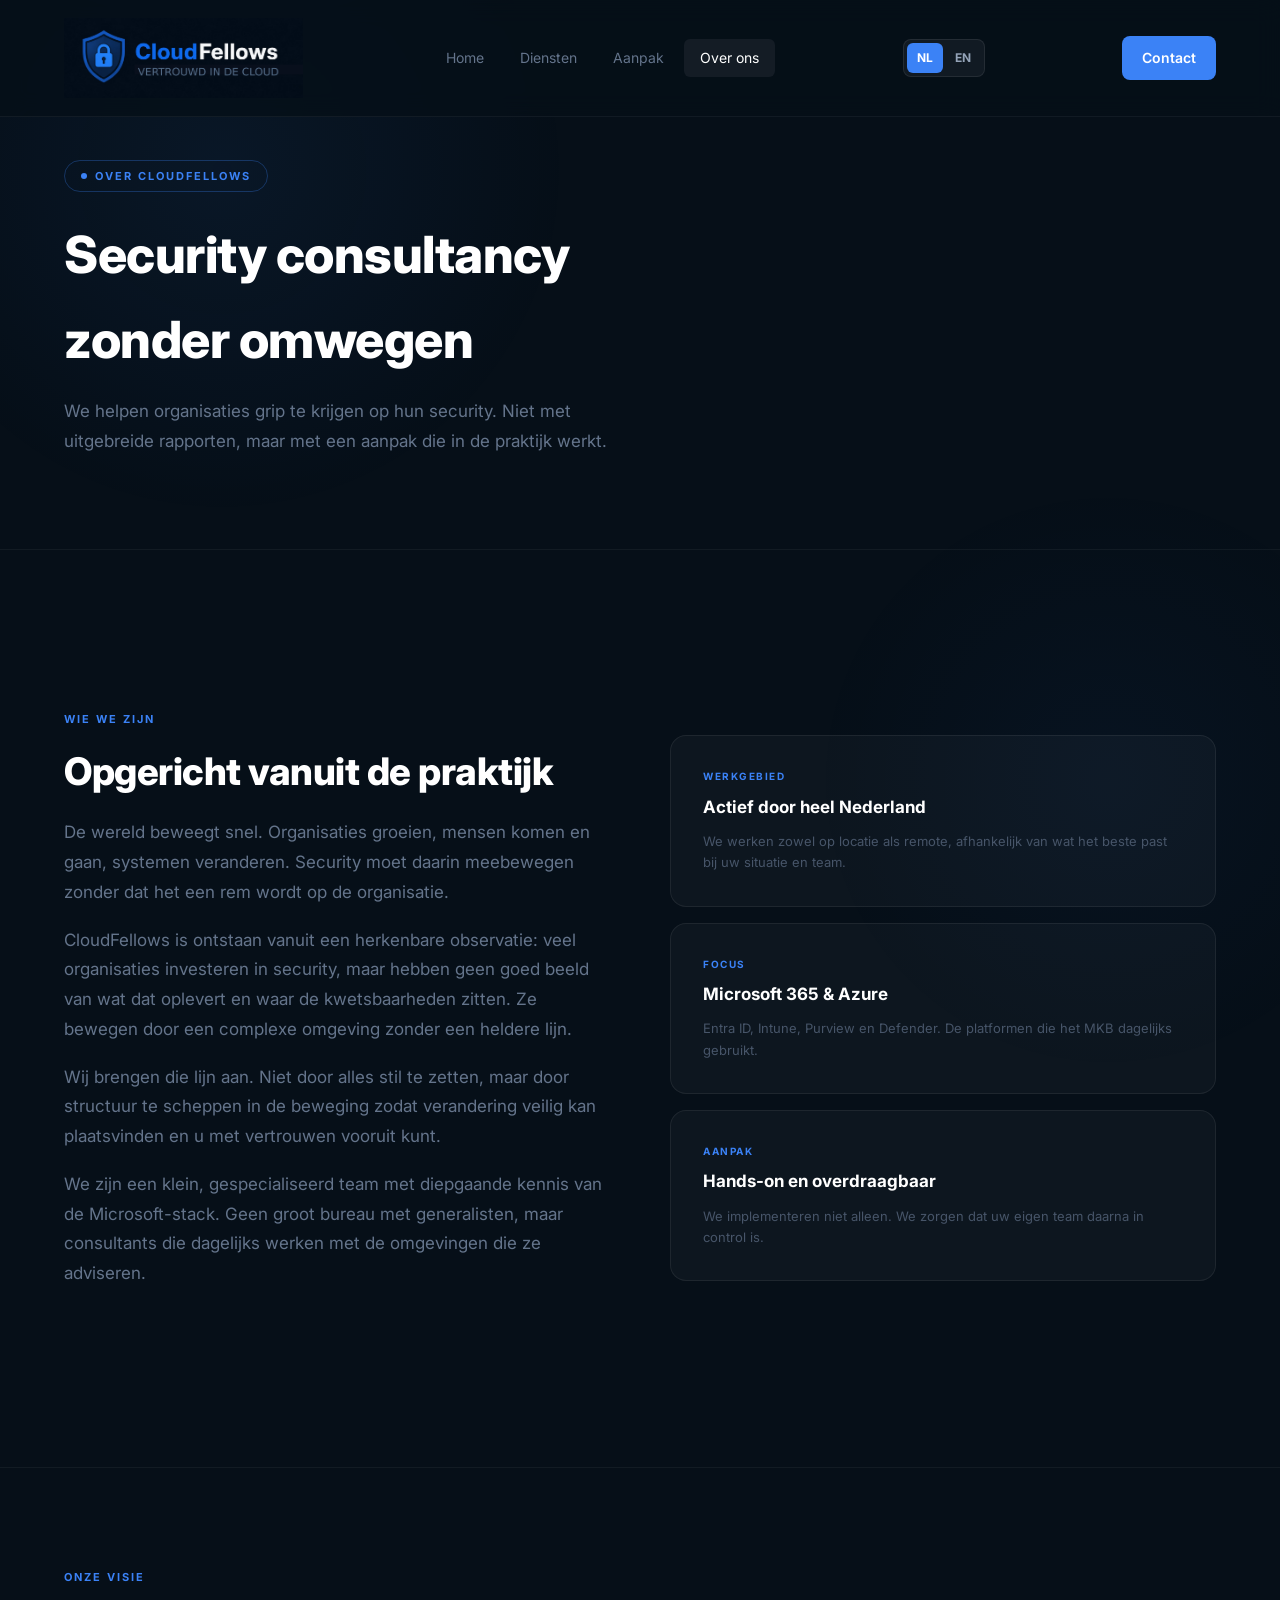
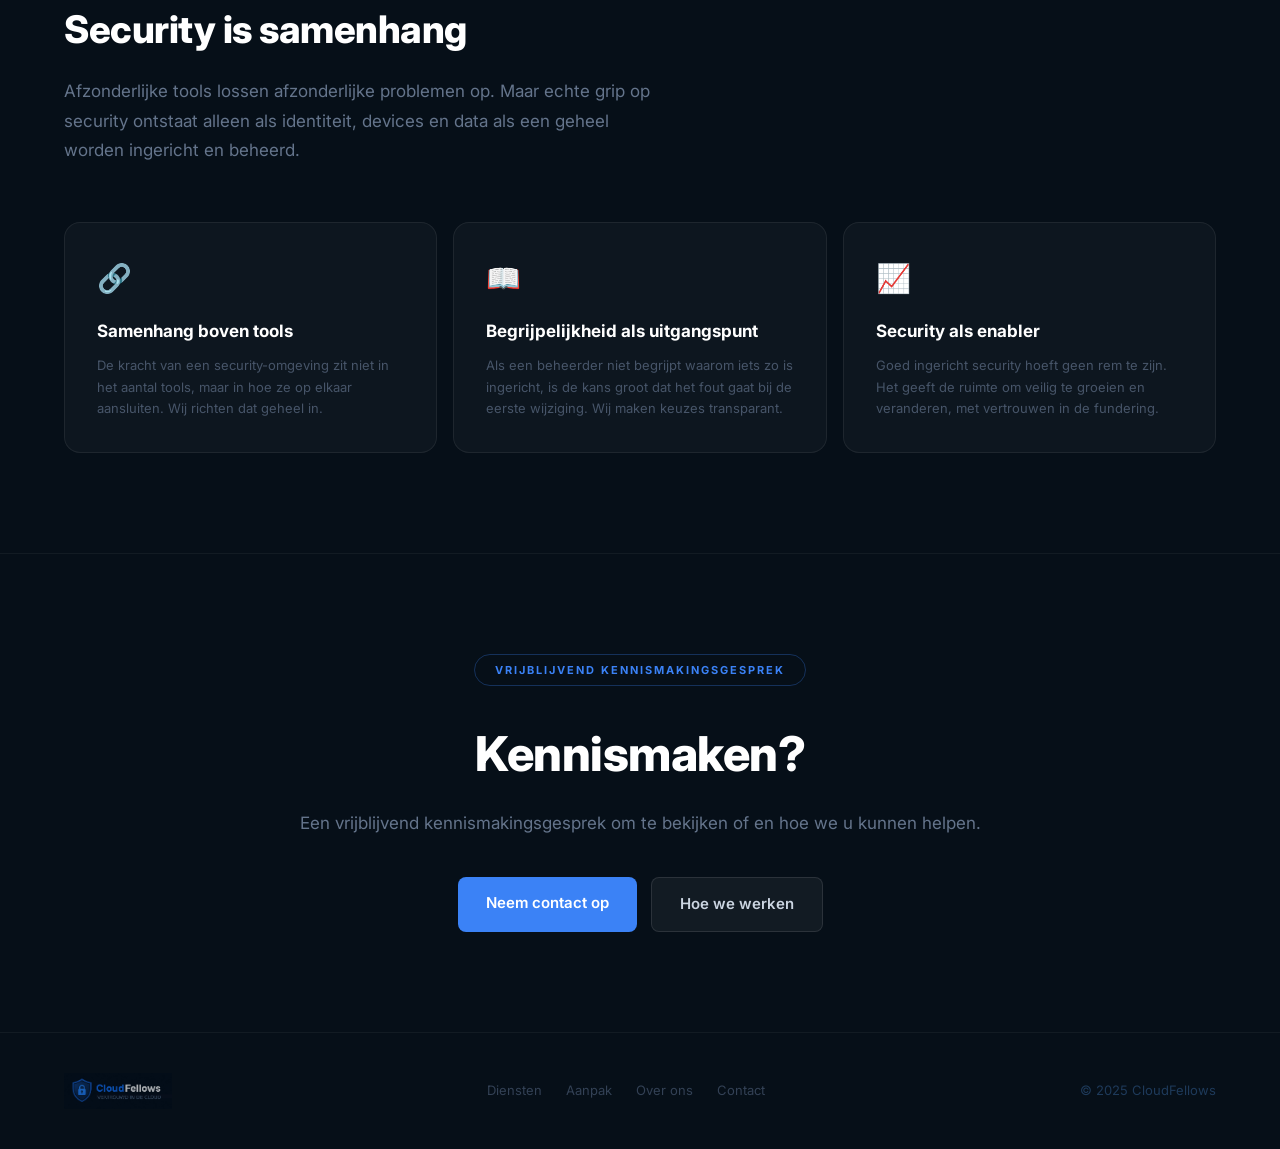
<file: over-ons.html>
<!doctype html>
<html lang="nl">
<head>
<meta charset="utf-8">
<meta name="viewport" content="width=device-width,initial-scale=1">
<meta name="description" content="CloudFellows is een onafhankelijk security consultancybureau gericht op structuur, governance en beheersbaarheid.">
<title>Over ons CloudFellows</title>
<link rel="stylesheet" href="style.css">
<link href="https://fonts.googleapis.com/css2?family=Inter:wght@400;500;600;700;800&display=swap" rel="stylesheet">
</head>
<body><header>
  <div class="wrap nav">
    <a class="logo" href="index.html" style="display:inline-flex;align-items:center;text-decoration:none;"><img src="logo-shield-final.png" alt="CloudFellows" style="height:80px;width:auto;"></a>
    <div class="menu">
      <a href="index.html">Home</a>
      <a href="diensten.html">Diensten</a>
      <a href="aanpak.html">Aanpak</a>
      <a href="over-ons.html" class="active">Over ons</a>
    </div>
    <div class="lang-switch" style="display:flex;align-items:center;gap:2px;background:rgba(255,255,255,0.05);border:1px solid rgba(255,255,255,0.08);border-radius:8px;padding:3px;margin-right:10px;">
      <a href="over-ons.html" class="lang-btn" style="padding:5px 10px;border-radius:6px;font-size:12px;font-weight:700;cursor:pointer;text-decoration:none;background:#3b82f6;color:#fff;">NL</a>
      <a href="about.html" class="lang-btn" style="padding:5px 10px;border-radius:6px;font-size:12px;font-weight:700;cursor:pointer;text-decoration:none;background:transparent;color:#94a3b8;">EN</a>
    </div>
    <a class="btn" href="contact.html">Contact</a>
    <button class="hamburger" id="hamburger" aria-label="Menu"><span></span><span></span><span></span></button>
  </div>
</header><nav class="mobile-nav" id="mobileNav">
  <a href="index.html">Home</a>
  <a href="diensten.html">Diensten</a>
  <a href="aanpak.html">Aanpak</a>
  <a href="over-ons.html">Over ons</a>
  <a href="contact.html">Contact</a>
</nav>
<section class="page-hero">
  <div class="wrap">
    <div class="hero-eyebrow reveal"><div class="hero-eyebrow-dot"></div><span>Over CloudFellows</span></div>
    <h1 class="reveal">Security consultancy<br>zonder omwegen</h1>
    <p class="reveal">We helpen organisaties grip te krijgen op hun security. Niet met uitgebreide rapporten, maar met een aanpak die in de praktijk werkt.</p>
  </div>
</section>
<div class="divider"></div>
<section class="section">
  <div class="wrap">
    <div class="highlight-row">
      <div class="reveal">
        <div class="section-eyebrow">Wie we zijn</div>
        <h2>Opgericht vanuit de praktijk</h2>
        <p class="text">De wereld beweegt snel. Organisaties groeien, mensen komen en gaan, systemen veranderen. Security moet daarin meebewegen zonder dat het een rem wordt op de organisatie.</p>
        <p class="text">CloudFellows is ontstaan vanuit een herkenbare observatie: veel organisaties investeren in security, maar hebben geen goed beeld van wat dat oplevert en waar de kwetsbaarheden zitten. Ze bewegen door een complexe omgeving zonder een heldere lijn.</p>
        <p class="text">Wij brengen die lijn aan. Niet door alles stil te zetten, maar door structuur te scheppen in de beweging zodat verandering veilig kan plaatsvinden en u met vertrouwen vooruit kunt.</p>
        <p class="text">We zijn een klein, gespecialiseerd team met diepgaande kennis van de Microsoft-stack. Geen groot bureau met generalisten, maar consultants die dagelijks werken met de omgevingen die ze adviseren.</p>
      </div>
      <div class="reveal">
        <div class="card" style="margin-bottom:16px;"><div class="card-label" style="min-height:auto;">Werkgebied</div><div class="card-title" style="min-height:auto;">Actief door heel Nederland</div><div class="card-text">We werken zowel op locatie als remote, afhankelijk van wat het beste past bij uw situatie en team.</div></div>
        <div class="card" style="margin-bottom:16px;"><div class="card-label" style="min-height:auto;">Focus</div><div class="card-title" style="min-height:auto;">Microsoft 365 &amp; Azure</div><div class="card-text">Entra ID, Intune, Purview en Defender. De platformen die het MKB dagelijks gebruikt.</div></div>
        <div class="card"><div class="card-label" style="min-height:auto;">Aanpak</div><div class="card-title" style="min-height:auto;">Hands-on en overdraagbaar</div><div class="card-text">We implementeren niet alleen. We zorgen dat uw eigen team daarna in control is.</div></div>
      </div>
    </div>
  </div>
</section>
<div class="divider"></div>
<section class="section">
  <div class="wrap">
    <div class="section-eyebrow reveal">Onze visie</div>
    <h2 class="reveal">Security is samenhang</h2>
    <p class="section-intro reveal">Afzonderlijke tools lossen afzonderlijke problemen op. Maar echte grip op security ontstaat alleen als identiteit, devices en data als een geheel worden ingericht en beheerd.</p>
    <div class="grid3 reveal">
      <div class="card"><span class="card-icon">🔗</span><div class="card-title" style="min-height:auto;">Samenhang boven tools</div><div class="card-text">De kracht van een security-omgeving zit niet in het aantal tools, maar in hoe ze op elkaar aansluiten. Wij richten dat geheel in.</div></div>
      <div class="card"><span class="card-icon">📖</span><div class="card-title" style="min-height:auto;">Begrijpelijkheid als uitgangspunt</div><div class="card-text">Als een beheerder niet begrijpt waarom iets zo is ingericht, is de kans groot dat het fout gaat bij de eerste wijziging. Wij maken keuzes transparant.</div></div>
      <div class="card"><span class="card-icon">📈</span><div class="card-title" style="min-height:auto;">Security als enabler</div><div class="card-text">Goed ingericht security hoeft geen rem te zijn. Het geeft de ruimte om veilig te groeien en veranderen, met vertrouwen in de fundering.</div></div>
    </div>
  </div>
</section>
<div class="divider"></div>
<section class="cta">
  <div class="wrap reveal">
    <div class="cta-badge">Vrijblijvend kennismakingsgesprek</div>
    <h2>Kennismaken?</h2>
    <p>Een vrijblijvend kennismakingsgesprek om te bekijken of en hoe we u kunnen helpen.</p>
    <div class="cta-actions">
      <a class="btn big" href="contact.html">Neem contact op</a>
      <a class="btn-ghost big" href="aanpak.html">Hoe we werken</a>
    </div>
  </div>
</section>
<footer>
  <div class="wrap">
    <div class="footer-inner">
      <img src="logo-shield-final.png" alt="CloudFellows" style="height:36px;width:auto;opacity:0.7;">
      <div class="footer-links">
        <a href="diensten.html">Diensten</a>
        <a href="aanpak.html">Aanpak</a>
        <a href="over-ons.html">Over ons</a>
        <a href="contact.html">Contact</a>
      </div>
      <span class="footer-copy">© 2025 CloudFellows</span>
    </div>
  </div>
</footer>
<a href="contact.html" class="fab-contact">Contact</a><script>
const obs = new IntersectionObserver(entries => {
  entries.forEach(e => { if(e.isIntersecting) e.target.classList.add('active'); });
}, { threshold: 0.12 });
document.querySelectorAll('.reveal').forEach(el => obs.observe(el));
const hamburger = document.getElementById('hamburger');
const mobileNav = document.getElementById('mobileNav');
if (hamburger && mobileNav) {
  hamburger.addEventListener('click', () => { hamburger.classList.toggle('open'); mobileNav.classList.toggle('open'); });
  mobileNav.querySelectorAll('a').forEach(a => a.addEventListener('click', () => { hamburger.classList.remove('open'); mobileNav.classList.remove('open'); }));
}
</script>
</body>
</html>
</file>
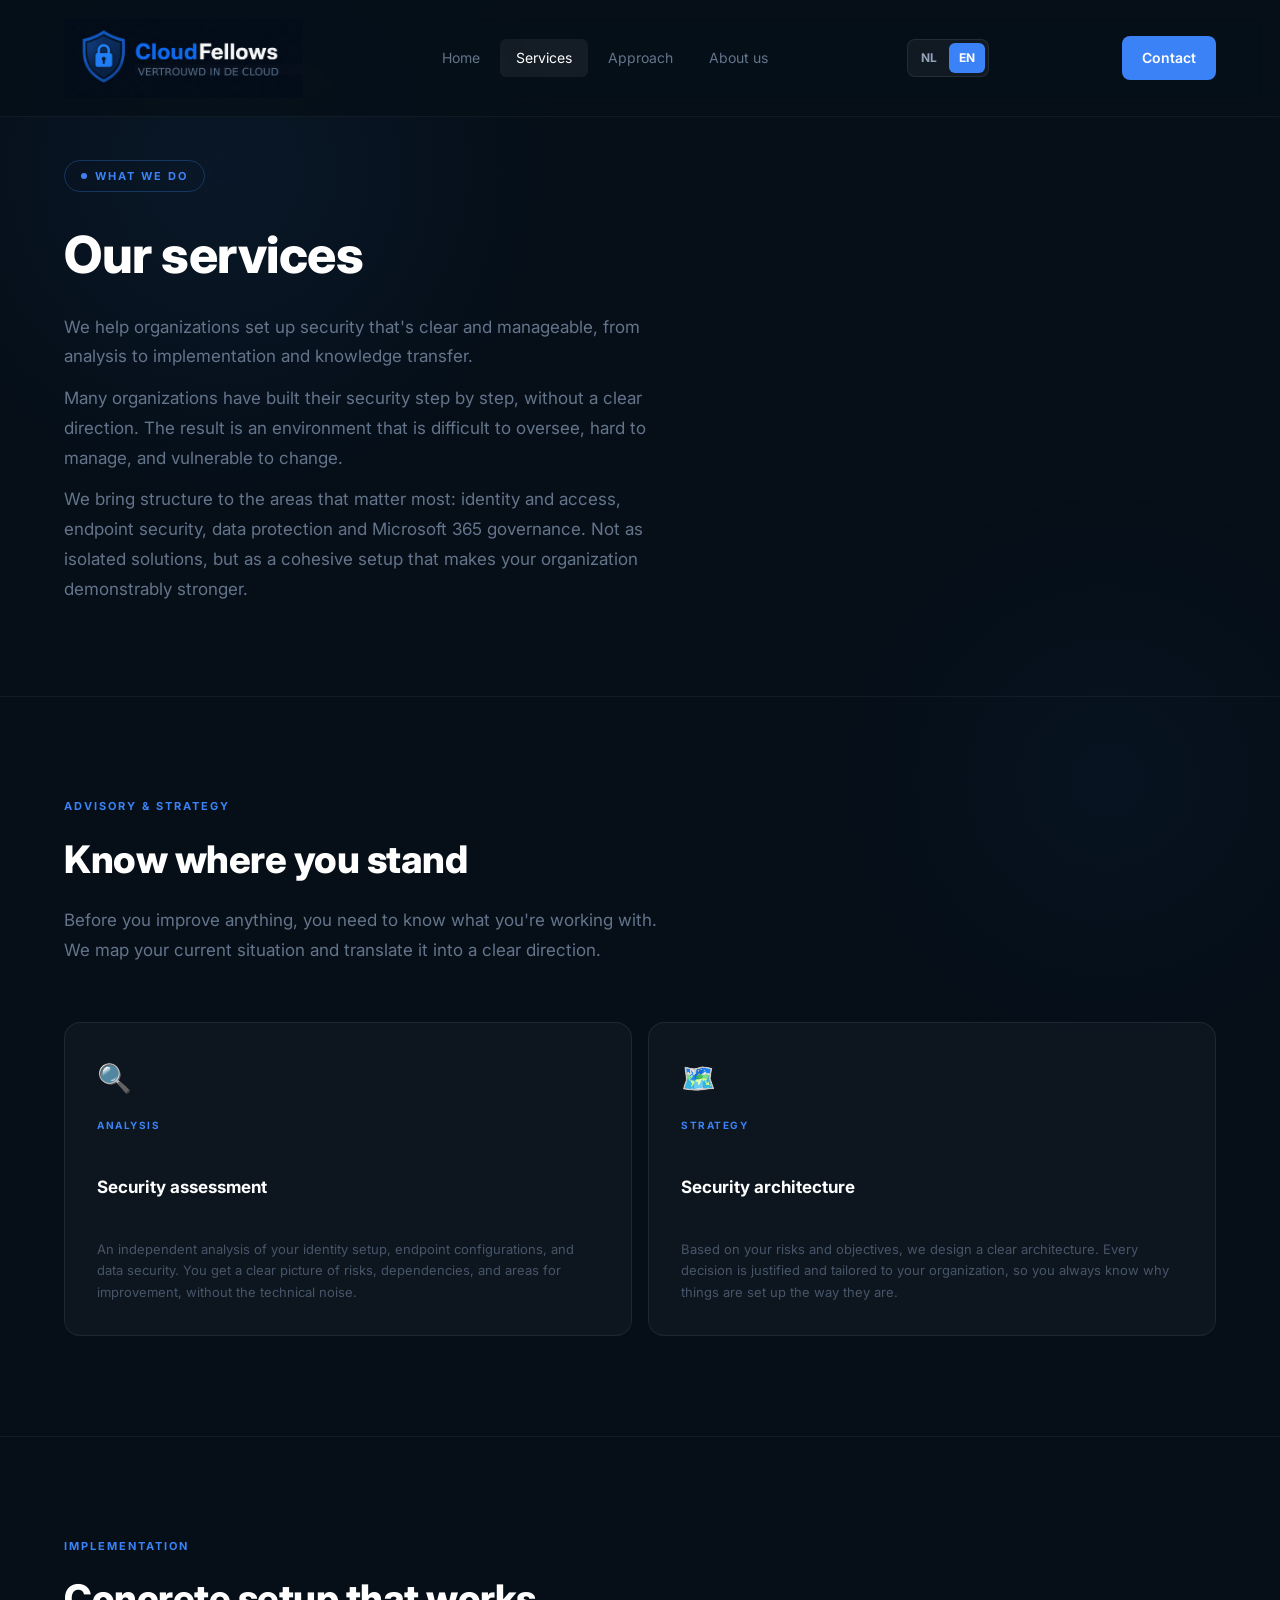
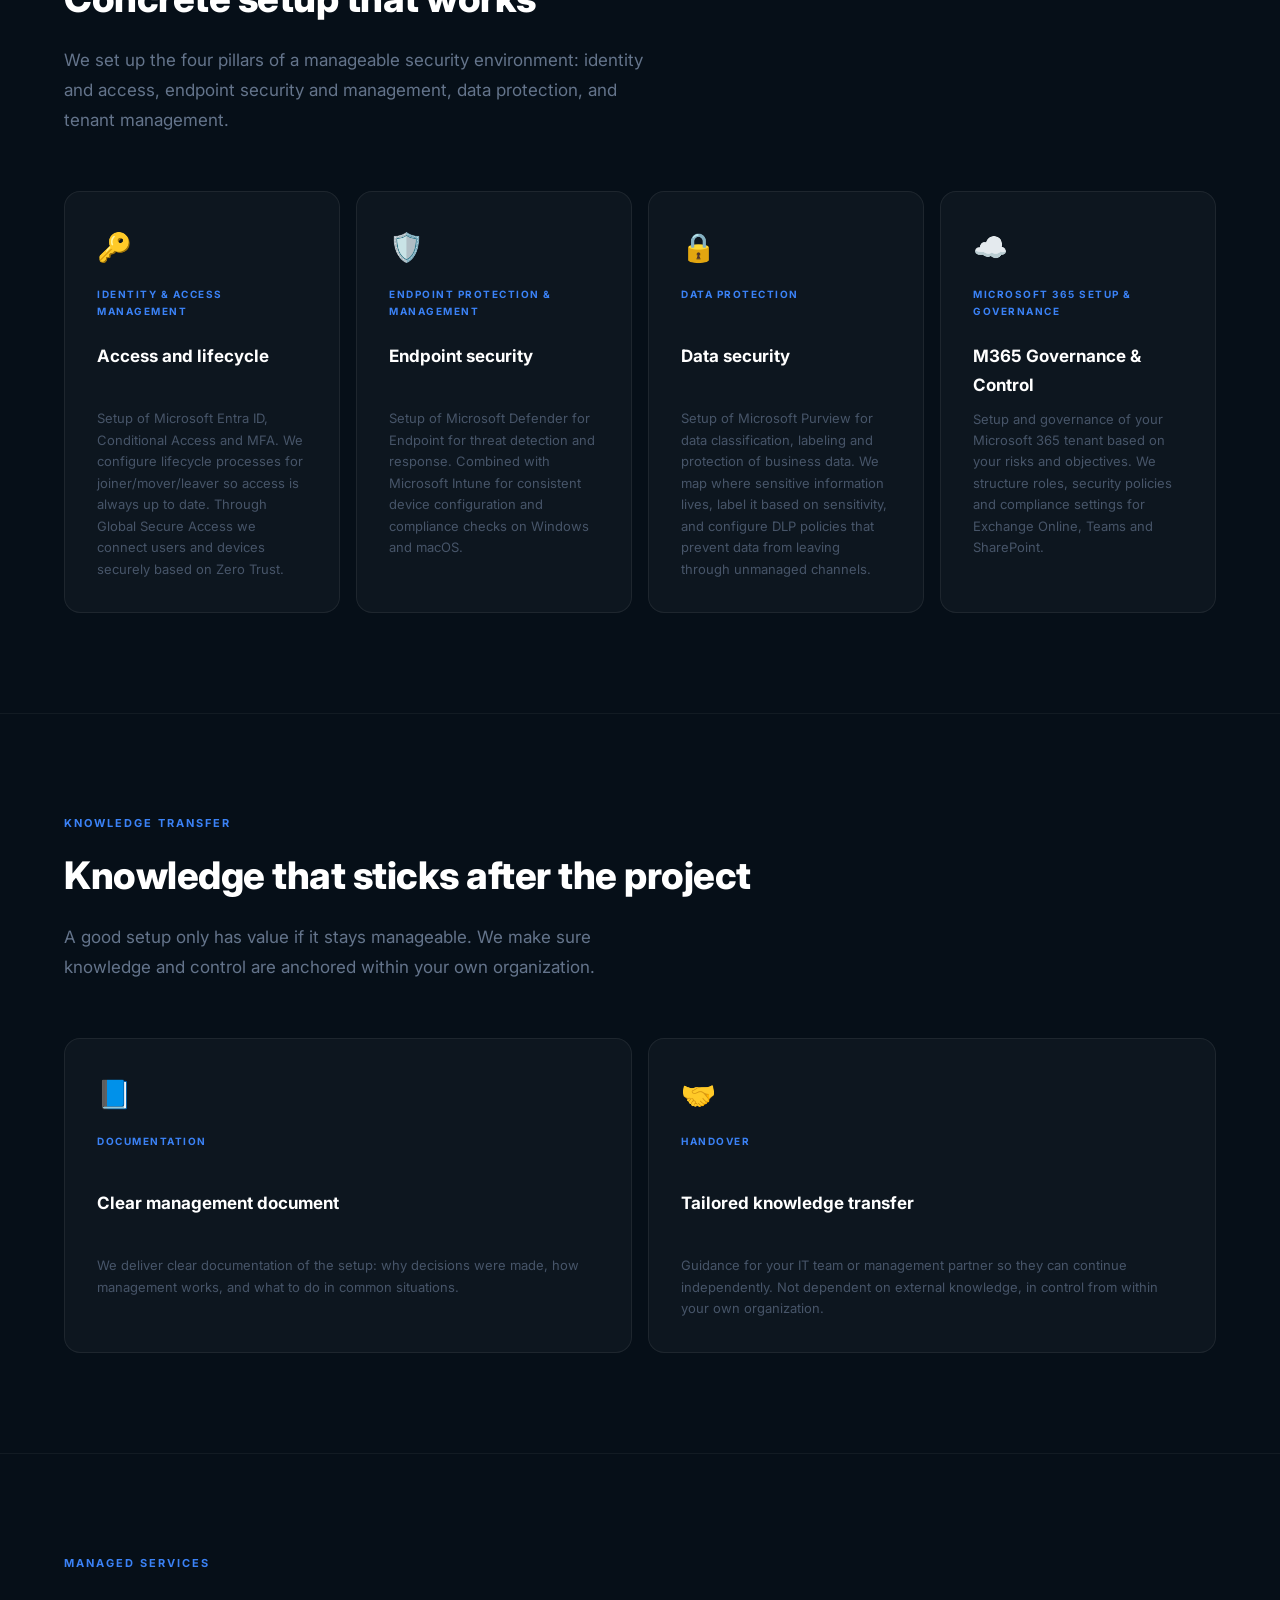
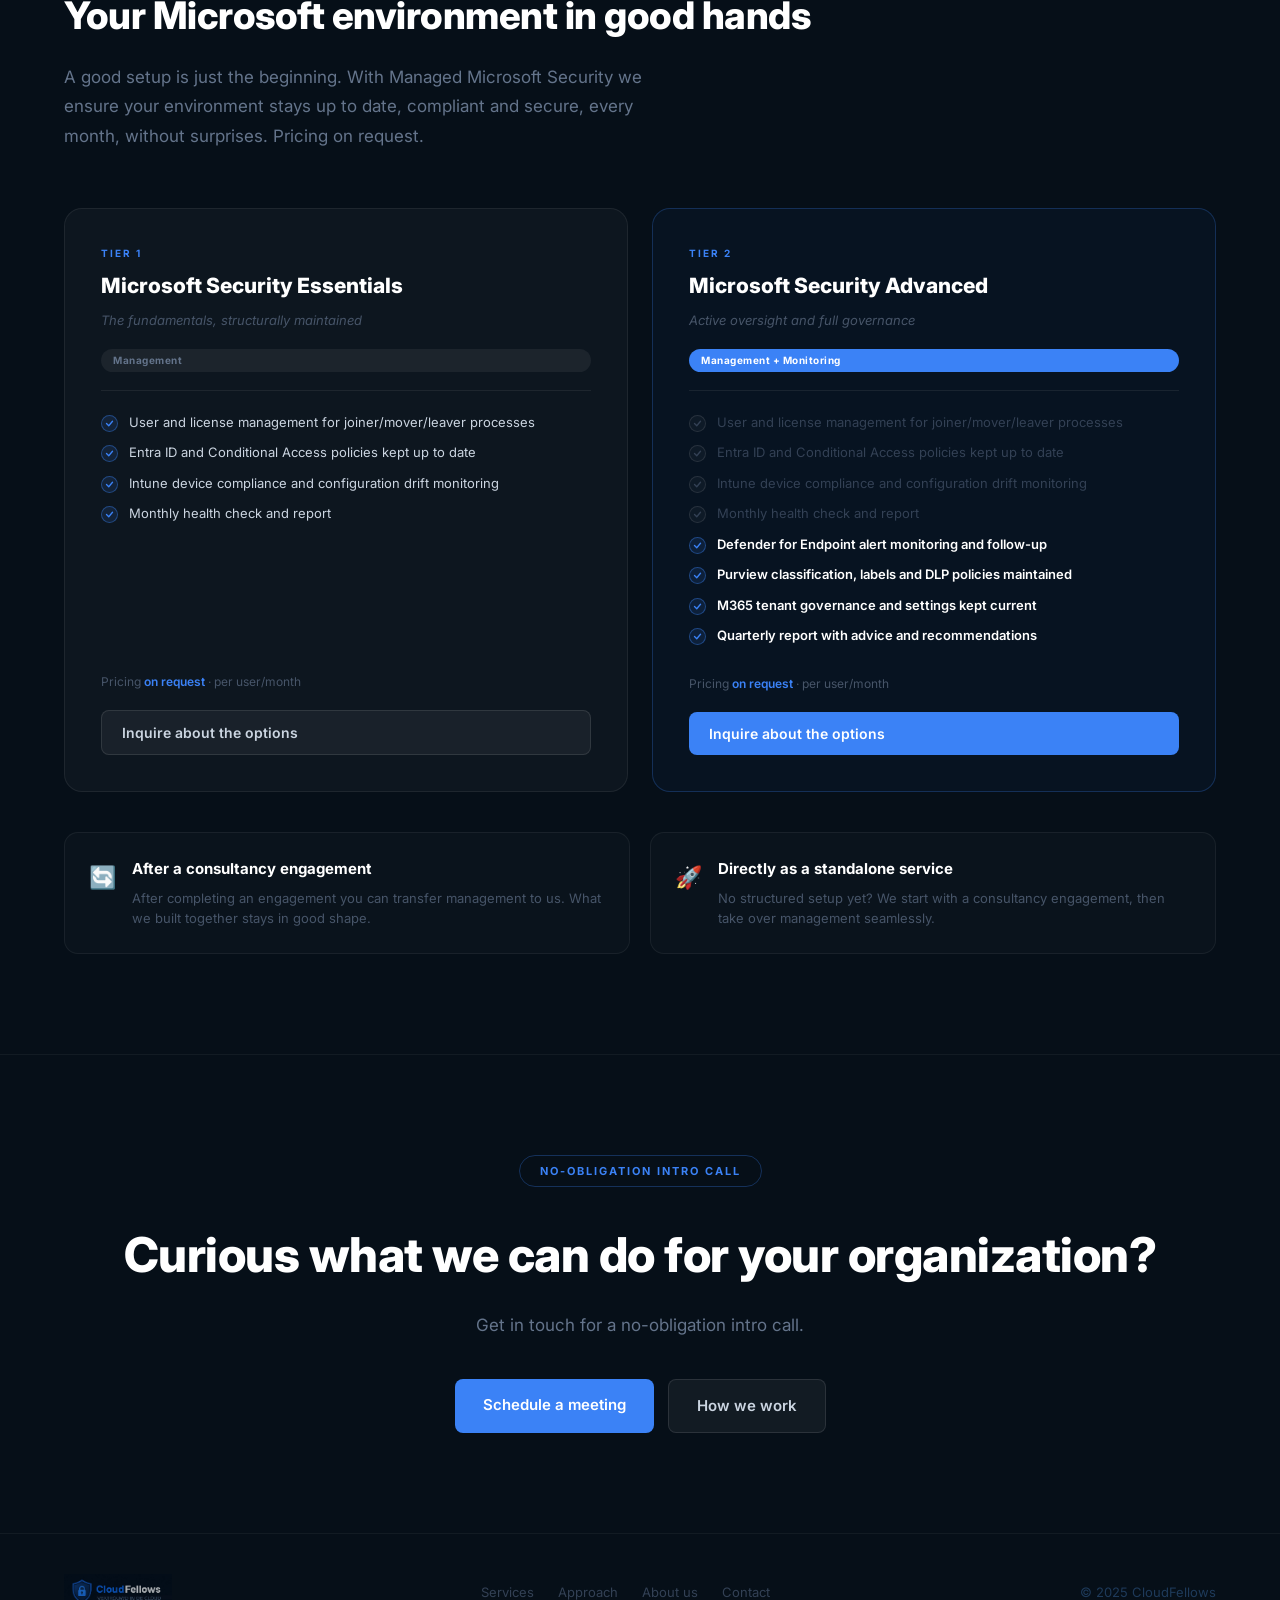
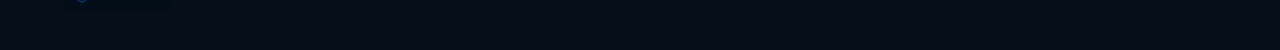
<file: services.html>
<!doctype html>
<html lang="en">
<head>
<meta charset="utf-8">
<meta name="viewport" content="width=device-width,initial-scale=1">
<meta name="description" content="CloudFellows delivers security consultancy for IAM, endpoint management, data protection and M365 governance.">
<title>Services CloudFellows</title>
<link rel="stylesheet" href="style.css">
<link href="https://fonts.googleapis.com/css2?family=Inter:wght@400;500;600;700;800&display=swap" rel="stylesheet">
</head>
<body><header>
  <div class="wrap nav">
    <a class="logo" href="index-en.html" style="display:inline-flex;align-items:center;text-decoration:none;"><img src="logo-shield-final.png" alt="CloudFellows" style="height:80px;width:auto;"></a>
    <div class="menu">
      <a href="index-en.html">Home</a>
      <a href="services.html" class="active">Services</a>
      <a href="approach.html">Approach</a>
      <a href="about.html">About us</a>
    </div>
    <div class="lang-switch" style="display:flex;align-items:center;gap:2px;background:rgba(255,255,255,0.05);border:1px solid rgba(255,255,255,0.08);border-radius:8px;padding:3px;margin-right:10px;">
      <a href="diensten.html" class="lang-btn" style="padding:5px 10px;border-radius:6px;font-size:12px;font-weight:700;cursor:pointer;text-decoration:none;background:transparent;color:#94a3b8;">NL</a>
      <a href="services.html" class="lang-btn" style="padding:5px 10px;border-radius:6px;font-size:12px;font-weight:700;cursor:pointer;text-decoration:none;background:#3b82f6;color:#fff;">EN</a>
    </div>
    <a class="btn" href="contact-en.html">Contact</a>
    <button class="hamburger" id="hamburger" aria-label="Menu"><span></span><span></span><span></span></button>
  </div>
</header><nav class="mobile-nav" id="mobileNav">
  <a href="index-en.html">Home</a>
  <a href="services.html">Services</a>
  <a href="approach.html">Approach</a>
  <a href="about.html">About us</a>
  <a href="contact-en.html">Contact</a>
</nav>
<section class="page-hero">
  <div class="wrap">
    <div class="hero-eyebrow reveal"><div class="hero-eyebrow-dot"></div><span>What we do</span></div>
    <h1 class="reveal">Our services</h1>
    <p class="reveal">We help organizations set up security that&#39;s clear and manageable, from analysis to implementation and knowledge transfer.</p>
    <p class="reveal">Many organizations have built their security step by step, without a clear direction. The result is an environment that is difficult to oversee, hard to manage, and vulnerable to change.</p>
    <p class="reveal">We bring structure to the areas that matter most: identity and access, endpoint security, data protection and Microsoft 365 governance. Not as isolated solutions, but as a cohesive setup that makes your organization demonstrably stronger.</p>
  </div>
</section>
<div class="divider"></div>
<section class="section">
  <div class="wrap">
    <div class="section-eyebrow reveal">Advisory &amp; strategy</div>
    <h2 class="reveal">Know where you stand</h2>
    <p class="section-intro reveal">Before you improve anything, you need to know what you&#39;re working with. We map your current situation and translate it into a clear direction.</p>
    <div class="grid2 reveal">
      <div class="card"><span class="card-icon">🔍</span><div class="card-label">Analysis</div><div class="card-title">Security assessment</div><div class="card-text">An independent analysis of your identity setup, endpoint configurations, and data security. You get a clear picture of risks, dependencies, and areas for improvement, without the technical noise.</div></div>
      <div class="card"><span class="card-icon">🗺️</span><div class="card-label">Strategy</div><div class="card-title">Security architecture</div><div class="card-text">Based on your risks and objectives, we design a clear architecture. Every decision is justified and tailored to your organization, so you always know why things are set up the way they are.</div></div>
    </div>
  </div>
</section>
<div class="divider"></div>
<section class="section">
  <div class="wrap">
    <div class="section-eyebrow reveal">Implementation</div>
    <h2 class="reveal">Concrete setup that works</h2>
    <p class="section-intro reveal">We set up the four pillars of a manageable security environment: identity and access, endpoint security and management, data protection, and tenant management.</p>
    <div class="grid reveal">
      <div class="card"><span class="card-icon">🔑</span><div class="card-label">Identity &amp; Access Management</div><div class="card-title">Access and lifecycle</div><div class="card-text">Setup of Microsoft Entra ID, Conditional Access and MFA. We configure lifecycle processes for joiner/mover/leaver so access is always up to date. Through Global Secure Access we connect users and devices securely based on Zero Trust.</div></div>
      <div class="card"><span class="card-icon">🛡️</span><div class="card-label">Endpoint Protection &amp; Management</div><div class="card-title">Endpoint security</div><div class="card-text">Setup of Microsoft Defender for Endpoint for threat detection and response. Combined with Microsoft Intune for consistent device configuration and compliance checks on Windows and macOS.</div></div>
      <div class="card"><span class="card-icon">🔒</span><div class="card-label">Data Protection</div><div class="card-title">Data security</div><div class="card-text">Setup of Microsoft Purview for data classification, labeling and protection of business data. We map where sensitive information lives, label it based on sensitivity, and configure DLP policies that prevent data from leaving through unmanaged channels.</div></div>
      <div class="card"><span class="card-icon">☁️</span><div class="card-label">Microsoft 365 Setup &amp; Governance</div><div class="card-title">M365 Governance &amp; Control</div><div class="card-text">Setup and governance of your Microsoft 365 tenant based on your risks and objectives. We structure roles, security policies and compliance settings for Exchange Online, Teams and SharePoint.</div></div>
    </div>
  </div>
</section>
<div class="divider"></div>
<section class="section">
  <div class="wrap">
    <div class="section-eyebrow reveal">Knowledge transfer</div>
    <h2 class="reveal">Knowledge that sticks after the project</h2>
    <p class="section-intro reveal">A good setup only has value if it stays manageable. We make sure knowledge and control are anchored within your own organization.</p>
    <div class="grid2 reveal">
      <div class="card"><span class="card-icon">📘</span><div class="card-label">Documentation</div><div class="card-title">Clear management document</div><div class="card-text">We deliver clear documentation of the setup: why decisions were made, how management works, and what to do in common situations.</div></div>
      <div class="card"><span class="card-icon">🤝</span><div class="card-label">Handover</div><div class="card-title">Tailored knowledge transfer</div><div class="card-text">Guidance for your IT team or management partner so they can continue independently. Not dependent on external knowledge, in control from within your own organization.</div></div>
    </div>
  </div>
</section>
<div class="divider"></div>
<section class="section">
  <div class="wrap">
    <div class="section-eyebrow reveal">Managed Services</div>
    <h2 class="reveal">Your Microsoft environment in good hands</h2>
    <p class="section-intro reveal">A good setup is just the beginning. With Managed Microsoft Security we ensure your environment stays up to date, compliant and secure, every month, without surprises. Pricing on request.</p>
    <div class="tier-grid reveal">
      <div class="tier-card">
        <div class="tier-num">Tier 1</div>
        <div class="tier-name">Microsoft Security Essentials</div>
        <div class="tier-sub">The fundamentals, structurally maintained</div>
        <span class="tier-badge-pill">Management</span>
        <div class="tier-divider"></div>
        <ul class="tier-list">
          <li>User and license management for joiner/mover/leaver processes</li>
          <li>Entra ID and Conditional Access policies kept up to date</li>
          <li>Intune device compliance and configuration drift monitoring</li>
          <li>Monthly health check and report</li>
        </ul>
        <div class="tier-price">Pricing <span>on request</span> · per user/month</div>
        <a class="btn-ghost" href="contact-en.html">Inquire about the options</a>
      </div>
      <div class="tier-card tier-advanced">
        <div class="tier-num">Tier 2</div>
        <div class="tier-name">Microsoft Security Advanced</div>
        <div class="tier-sub">Active oversight and full governance</div>
        <span class="tier-badge-pill tier-badge-blue">Management + Monitoring</span>
        <div class="tier-divider"></div>
        <ul class="tier-list">
          <li class="tier-dim">User and license management for joiner/mover/leaver processes</li>
          <li class="tier-dim">Entra ID and Conditional Access policies kept up to date</li>
          <li class="tier-dim">Intune device compliance and configuration drift monitoring</li>
          <li class="tier-dim">Monthly health check and report</li>
          <li class="tier-highlight">Defender for Endpoint alert monitoring and follow-up</li>
          <li class="tier-highlight">Purview classification, labels and DLP policies maintained</li>
          <li class="tier-highlight">M365 tenant governance and settings kept current</li>
          <li class="tier-highlight">Quarterly report with advice and recommendations</li>
        </ul>
        <div class="tier-price">Pricing <span>on request</span> · per user/month</div>
        <a class="btn" href="contact-en.html">Inquire about the options</a>
      </div>
    </div>
    <div class="tier-routes reveal">
      <div class="tier-route-card"><span class="tier-route-icon">🔄</span><div><h4>After a consultancy engagement</h4><p>After completing an engagement you can transfer management to us. What we built together stays in good shape.</p></div></div>
      <div class="tier-route-card"><span class="tier-route-icon">🚀</span><div><h4>Directly as a standalone service</h4><p>No structured setup yet? We start with a consultancy engagement, then take over management seamlessly.</p></div></div>
    </div>
  </div>
</section>
<div class="divider"></div>
<section class="cta">
  <div class="wrap reveal">
    <div class="cta-badge">No-obligation intro call</div>
    <h2>Curious what we can do for your organization?</h2>
    <p>Get in touch for a no-obligation intro call.</p>
    <div class="cta-actions">
      <a class="btn big" href="contact-en.html">Schedule a meeting</a>
      <a class="btn-ghost big" href="approach.html">How we work</a>
    </div>
  </div>
</section>
<footer>
  <div class="wrap">
    <div class="footer-inner">
      <img src="logo-shield-final.png" alt="CloudFellows" style="height:36px;width:auto;opacity:0.7;">
      <div class="footer-links">
        <a href="services.html">Services</a>
        <a href="approach.html">Approach</a>
        <a href="about.html">About us</a>
        <a href="contact-en.html">Contact</a>
      </div>
      <span class="footer-copy">© 2025 CloudFellows</span>
    </div>
  </div>
</footer>
<a href="contact-en.html" class="fab-contact">Contact</a><script>
const obs = new IntersectionObserver(entries => {
  entries.forEach(e => { if(e.isIntersecting) e.target.classList.add('active'); });
}, { threshold: 0.12 });
document.querySelectorAll('.reveal').forEach(el => obs.observe(el));
const hamburger = document.getElementById('hamburger');
const mobileNav = document.getElementById('mobileNav');
if (hamburger && mobileNav) {
  hamburger.addEventListener('click', () => { hamburger.classList.toggle('open'); mobileNav.classList.toggle('open'); });
  mobileNav.querySelectorAll('a').forEach(a => a.addEventListener('click', () => { hamburger.classList.remove('open'); mobileNav.classList.remove('open'); }));
}
</script>
</body>
</html>
</file>
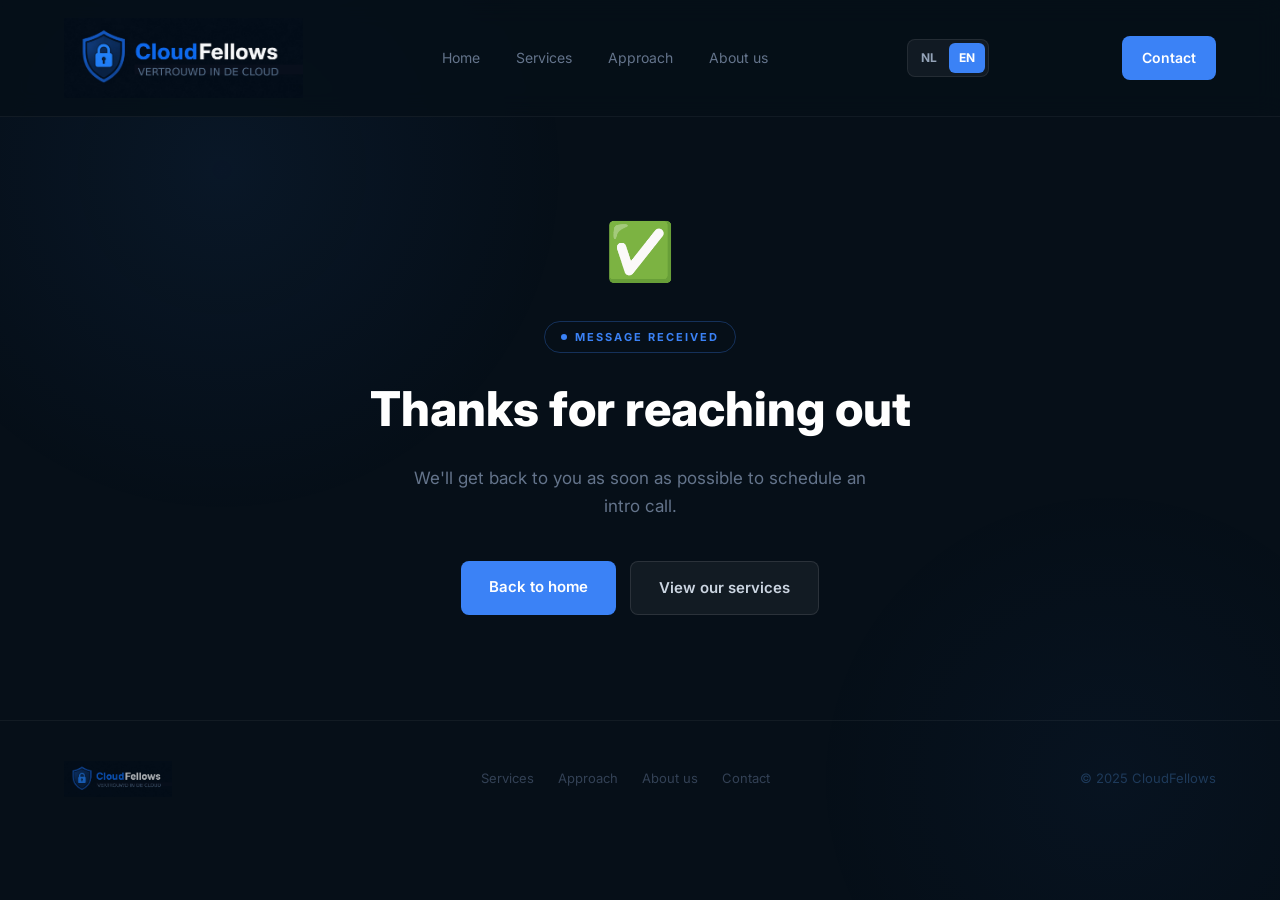
<file: thank-you.html>
<!doctype html>
<html lang="en">
<head>
<meta charset="utf-8">
<meta name="viewport" content="width=device-width,initial-scale=1">
<meta name="description" content="Thanks for reaching out.">
<title>Thank you CloudFellows</title>
<link rel="stylesheet" href="style.css">
<link href="https://fonts.googleapis.com/css2?family=Inter:wght@400;500;600;700;800&display=swap" rel="stylesheet">
</head>
<body><header>
  <div class="wrap nav">
    <a class="logo" href="index-en.html" style="display:inline-flex;align-items:center;text-decoration:none;"><img src="logo-shield-final.png" alt="CloudFellows" style="height:80px;width:auto;"></a>
    <div class="menu">
      <a href="index-en.html">Home</a>
      <a href="services.html">Services</a>
      <a href="approach.html">Approach</a>
      <a href="about.html">About us</a>
    </div>
    <div class="lang-switch" style="display:flex;align-items:center;gap:2px;background:rgba(255,255,255,0.05);border:1px solid rgba(255,255,255,0.08);border-radius:8px;padding:3px;margin-right:10px;">
      <a href="bedankt.html" class="lang-btn" style="padding:5px 10px;border-radius:6px;font-size:12px;font-weight:700;cursor:pointer;text-decoration:none;background:transparent;color:#94a3b8;">NL</a>
      <a href="thank-you.html" class="lang-btn" style="padding:5px 10px;border-radius:6px;font-size:12px;font-weight:700;cursor:pointer;text-decoration:none;background:#3b82f6;color:#fff;">EN</a>
    </div>
    <a class="btn" href="contact-en.html">Contact</a>
    <button class="hamburger" id="hamburger" aria-label="Menu"><span></span><span></span><span></span></button>
  </div>
</header><nav class="mobile-nav" id="mobileNav">
  <a href="index-en.html">Home</a>
  <a href="services.html">Services</a>
  <a href="approach.html">Approach</a>
  <a href="about.html">About us</a>
  <a href="contact-en.html">Contact</a>
</nav>
<section style="min-height:80vh;display:flex;align-items:center;padding-top:100px;">
  <div class="wrap" style="text-align:center;">
    <div style="font-size:56px;margin-bottom:24px;">✅</div>
    <div class="hero-eyebrow" style="justify-content:center;margin-bottom:16px;"><div class="hero-eyebrow-dot"></div><span>Message received</span></div>
    <h1 style="font-size:clamp(32px,4vw,48px);font-weight:800;margin-bottom:16px;">Thanks for reaching out</h1>
    <p style="color:#64748b;font-size:17px;max-width:480px;margin:0 auto 40px;">We&#39;ll get back to you as soon as possible to schedule an intro call.</p>
    <div style="display:flex;gap:14px;justify-content:center;flex-wrap:wrap;">
      <a class="btn big" href="index-en.html">Back to home</a>
      <a class="btn-ghost big" href="services.html">View our services</a>
    </div>
  </div>
</section>
<footer>
  <div class="wrap">
    <div class="footer-inner">
      <img src="logo-shield-final.png" alt="CloudFellows" style="height:36px;width:auto;opacity:0.7;">
      <div class="footer-links">
        <a href="services.html">Services</a>
        <a href="approach.html">Approach</a>
        <a href="about.html">About us</a>
        <a href="contact-en.html">Contact</a>
      </div>
      <span class="footer-copy">© 2025 CloudFellows</span>
    </div>
  </div>
</footer>
<a href="contact-en.html" class="fab-contact">Contact</a><script>
const obs = new IntersectionObserver(entries => {
  entries.forEach(e => { if(e.isIntersecting) e.target.classList.add('active'); });
}, { threshold: 0.12 });
document.querySelectorAll('.reveal').forEach(el => obs.observe(el));
const hamburger = document.getElementById('hamburger');
const mobileNav = document.getElementById('mobileNav');
if (hamburger && mobileNav) {
  hamburger.addEventListener('click', () => { hamburger.classList.toggle('open'); mobileNav.classList.toggle('open'); });
  mobileNav.querySelectorAll('a').forEach(a => a.addEventListener('click', () => { hamburger.classList.remove('open'); mobileNav.classList.remove('open'); }));
}
</script>
</body>
</html>
</file>
<file: style.css>
/* ─── RESET ──────────────────────────────────────────────── */
*,*::before,*::after{margin:0;padding:0;box-sizing:border-box;}

/* ─── BASE ───────────────────────────────────────────────── */
html,body{font-family:'Inter',sans-serif;color:#fff;line-height:1.65;-webkit-font-smoothing:antialiased;background:#060f18;min-height:100vh;}

/* Background glows */
body::before{content:"";position:fixed;top:-20%;left:-10%;width:700px;height:700px;background:radial-gradient(circle,rgba(59,130,246,0.07) 0%,transparent 70%);pointer-events:none;z-index:0;}
body::after{content:"";position:fixed;bottom:-20%;right:-10%;width:600px;height:600px;background:radial-gradient(circle,rgba(59,130,246,0.04) 0%,transparent 70%);pointer-events:none;z-index:0;}

/* ─── LAYOUT ─────────────────────────────────────────────── */
.wrap{width:90%;max-width:1280px;margin:0 auto;position:relative;z-index:1;}

/* ─── HEADER ─────────────────────────────────────────────── */
header{position:fixed;width:100%;top:0;z-index:1000;background:rgba(6,15,24,0.8);backdrop-filter:blur(12px);border-bottom:1px solid rgba(255,255,255,0.05);}
.nav{display:flex;justify-content:space-between;align-items:center;padding:18px 0;}
.logo{text-decoration:none;display:flex;align-items:center;gap:14px;}
.menu{display:flex;align-items:center;gap:4px;}
.menu a{padding:7px 16px;color:#64748b;text-decoration:none;font-size:14px;border-radius:6px;transition:all 0.2s;}
.menu a:hover,.menu a.active{color:#fff;background:rgba(255,255,255,0.06);}

/* ─── BUTTONS ────────────────────────────────────────────── */
.btn{background:#3b82f6;padding:10px 20px;border-radius:8px;text-decoration:none;color:#fff;font-size:14px;font-weight:600;transition:all 0.25s;display:inline-block;border:none;cursor:pointer;font-family:inherit;}
.btn:hover{background:#2563eb;transform:translateY(-2px);}
.btn.big{padding:14px 28px;font-size:15px;}
.btn-ghost{background:rgba(255,255,255,0.05);border:1px solid rgba(255,255,255,0.1);padding:10px 20px;border-radius:8px;text-decoration:none;color:#cbd5e1;font-size:14px;font-weight:600;transition:all 0.25s;display:inline-block;}
.btn-ghost:hover{background:rgba(255,255,255,0.09);color:#fff;}
.btn-ghost.big{padding:14px 28px;font-size:15px;}

/* ─── LANG SWITCH ────────────────────────────────────────── */
.lang-switch{display:flex;align-items:center;gap:2px;background:rgba(255,255,255,0.05);border:1px solid rgba(255,255,255,0.08);border-radius:8px;padding:3px;margin-right:10px;}
.lang-btn{padding:5px 10px;border-radius:6px;font-size:12px;font-weight:700;cursor:pointer;text-decoration:none;transition:all 0.2s;}

/* ─── HERO ───────────────────────────────────────────────── */
.hero{min-height:100vh;display:flex;align-items:center;padding-top:100px;padding-bottom:80px;}
.hero-grid{display:grid;grid-template-columns:1fr 380px;gap:80px;align-items:center;}
.hero-eyebrow{display:inline-flex;align-items:center;gap:8px;border:1px solid rgba(59,130,246,0.3);border-radius:20px;padding:6px 16px;margin-bottom:28px;}
.hero-eyebrow-dot{width:6px;height:6px;background:#3b82f6;border-radius:50%;flex-shrink:0;}
.hero-eyebrow span{font-size:11px;font-weight:700;letter-spacing:2px;color:#3b82f6;text-transform:uppercase;}
.hero h1{font-size:clamp(38px,5vw,58px);font-weight:800;line-height:1.1;letter-spacing:-1px;margin-bottom:24px;}
.hero h1 em{color:#3b82f6;font-style:normal;}
.hero p{color:#64748b;font-size:17px;line-height:1.75;max-width:520px;margin-bottom:16px;}
.hero-actions{display:flex;gap:14px;flex-wrap:wrap;margin-top:24px;}

/* ─── STAT PANEL ─────────────────────────────────────────── */
.stat-panel{display:grid;grid-template-columns:1fr 1fr;gap:12px;}
.stat-box{background:rgba(255,255,255,0.03);border:1px solid rgba(255,255,255,0.07);border-radius:14px;padding:24px 20px;position:relative;overflow:hidden;}
.stat-box::before{content:"";position:absolute;top:0;left:0;right:0;height:2px;background:linear-gradient(90deg,#3b82f6,transparent);}
.stat-num{font-size:26px;font-weight:800;color:#3b82f6;margin-bottom:6px;}
.stat-label{font-size:12px;color:#475569;font-weight:500;line-height:1.4;}

/* ─── PAGE HERO (subpages) ───────────────────────────────── */
.page-hero{padding:160px 0 80px;}
.page-hero .hero-eyebrow{margin-bottom:20px;}
.page-hero h1{font-size:clamp(32px,4vw,52px);font-weight:800;letter-spacing:-0.5px;margin-bottom:16px;}
.page-hero p{color:#64748b;font-size:17px;max-width:600px;line-height:1.75;margin-bottom:12px;}

/* ─── SECTIONS ───────────────────────────────────────────── */
.section{padding:100px 0;position:relative;z-index:1;}
.section-eyebrow{font-size:11px;font-weight:700;letter-spacing:2px;text-transform:uppercase;color:#3b82f6;margin-bottom:12px;}
.section h2{font-size:clamp(26px,3vw,38px);font-weight:800;letter-spacing:-0.5px;margin-bottom:16px;}
.section-intro{color:#64748b;font-size:17px;max-width:600px;margin-bottom:56px;line-height:1.75;}

/* ─── DIVIDER ────────────────────────────────────────────── */
.divider{height:1px;background:rgba(255,255,255,0.05);position:relative;z-index:1;}

/* ─── CARDS ──────────────────────────────────────────────── */
.card{background:rgba(255,255,255,0.03);border:1px solid rgba(255,255,255,0.07);border-radius:16px;padding:32px;transition:all 0.3s ease;}
.card:hover{border-color:rgba(59,130,246,0.2);background:rgba(59,130,246,0.04);transform:translateY(-4px);}

.card-icon{font-size:28px;margin-bottom:16px;display:block;}
.card-label{font-size:10px;font-weight:700;letter-spacing:1.5px;text-transform:uppercase;color:#3b82f6;margin-bottom:8px;min-height:48px;display:flex;align-items:flex-start;}
.card-title{font-size:17px;font-weight:700;color:#fff;margin-bottom:10px;min-height:56px;display:flex;align-items:flex-start;}
.card-text{font-size:13px;color:#475569;line-height:1.65;}

/* ─── NUMBERED PROBLEM CARDS ─────────────────────────────── */
.prob-num{font-size:48px;font-weight:800;line-height:1;margin-bottom:16px;letter-spacing:-2px;}
.prob-num.c1{color:#3b82f6;}
.prob-num.c2{color:#6366f1;}
.prob-num.c3{color:#8b5cf6;}
.prob-num.c4{color:#a855f7;}

/* ─── STEP CARDS ─────────────────────────────────────────── */
.step-card{background:rgba(255,255,255,0.03);border:1px solid rgba(255,255,255,0.07);border-radius:16px;padding:28px 24px;position:relative;overflow:hidden;transition:all 0.3s;}
.step-card:hover{border-color:rgba(59,130,246,0.2);transform:translateY(-3px);}
.step-card::after{content:"";position:absolute;bottom:0;left:0;right:0;height:2px;background:rgba(59,130,246,0.3);}
.step-n{font-size:40px;font-weight:800;color:rgba(59,130,246,0.2);line-height:1;margin-bottom:12px;}
.step-line{width:32px;height:2px;background:#3b82f6;margin-bottom:14px;}
.step-title{font-size:15px;font-weight:700;color:#fff;margin-bottom:8px;}
.step-text{font-size:13px;color:#475569;line-height:1.6;}

/* ─── GRIDS ──────────────────────────────────────────────── */
.grid{display:grid;grid-template-columns:repeat(auto-fit,minmax(260px,1fr));gap:16px;}
.grid2{display:grid;grid-template-columns:repeat(auto-fit,minmax(300px,1fr));gap:16px;}
.grid3{display:grid;grid-template-columns:repeat(3,1fr);gap:16px;}
.grid4{display:grid;grid-template-columns:repeat(4,1fr);gap:16px;}

/* ─── HIGHLIGHT ROW ──────────────────────────────────────── */
.highlight-row{display:grid;grid-template-columns:1fr 1fr;gap:60px;align-items:center;padding:60px 0;}
.highlight-list{list-style:none;display:flex;flex-direction:column;gap:14px;margin-top:28px;}
.highlight-list li{display:flex;gap:12px;align-items:flex-start;font-size:15px;color:#64748b;}
.highlight-list li::before{content:"";width:18px;height:18px;min-width:18px;background:rgba(59,130,246,0.15);border-radius:50%;border:1px solid rgba(59,130,246,0.4);background-image:url("data:image/svg+xml,%3Csvg xmlns='http://www.w3.org/2000/svg' viewBox='0 0 12 12'%3E%3Cpolyline points='2,6 5,9 10,3' fill='none' stroke='%233b82f6' stroke-width='1.8' stroke-linecap='round' stroke-linejoin='round'/%3E%3C/svg%3E");background-repeat:no-repeat;background-position:center;background-size:10px;margin-top:2px;}

/* ─── STEPS (aanpak) ─────────────────────────────────────── */
.steps{display:grid;grid-template-columns:repeat(auto-fit,minmax(220px,1fr));gap:0;}
.step{padding:36px 28px;position:relative;border-left:1px solid rgba(255,255,255,0.05);}
.step:first-child{border-left:none;}
.step-num{font-size:48px;font-weight:800;color:rgba(59,130,246,0.15);line-height:1;margin-bottom:12px;display:block;}

/* ─── TEXT ───────────────────────────────────────────────── */
.text{color:#64748b;margin-bottom:18px;font-size:17px;line-height:1.75;}

/* ─── CTA SECTION ────────────────────────────────────────── */
.cta{padding:100px 0;text-align:center;position:relative;z-index:1;}
.cta-badge{display:inline-block;border:1px solid rgba(59,130,246,0.3);border-radius:20px;padding:6px 20px;font-size:11px;font-weight:700;letter-spacing:2px;color:#3b82f6;text-transform:uppercase;margin-bottom:28px;}
.cta h2{font-size:clamp(28px,4vw,48px);font-weight:800;letter-spacing:-0.5px;margin-bottom:16px;}
.cta p{color:#64748b;font-size:17px;margin-bottom:40px;}
.cta-actions{display:flex;gap:14px;justify-content:center;flex-wrap:wrap;}

/* ─── FORM ───────────────────────────────────────────────── */
.form-wrap{max-width:560px;}
.form-group{margin-bottom:18px;}
.form-group label{display:block;font-size:13px;font-weight:600;color:#475569;margin-bottom:7px;letter-spacing:0.3px;}
.form-group input,.form-group textarea,.form-group select{width:100%;background:rgba(255,255,255,0.04);border:1px solid rgba(255,255,255,0.08);border-radius:10px;padding:13px 16px;color:#fff;font-size:15px;font-family:inherit;transition:border-color 0.2s;outline:none;}
.form-group input::placeholder,.form-group textarea::placeholder{color:#1e3a5a;}
.form-group input:focus,.form-group textarea:focus{border-color:rgba(59,130,246,0.4);background:rgba(255,255,255,0.06);}
.form-group textarea{resize:vertical;min-height:130px;}
.form-row{display:grid;grid-template-columns:1fr 1fr;gap:16px;}

/* ─── TIER CARDS (MSP) ───────────────────────────────────── */
.tier-grid{display:grid;grid-template-columns:1fr 1fr;gap:24px;margin-top:40px;margin-bottom:40px;}
.tier-card{background:rgba(255,255,255,0.03);border:1px solid rgba(255,255,255,0.07);border-radius:18px;padding:36px;display:flex;flex-direction:column;transition:all 0.3s;position:relative;overflow:hidden;}
.tier-card:hover{border-color:rgba(59,130,246,0.25);transform:translateY(-4px);}
.tier-advanced{border-color:rgba(59,130,246,0.25);background:rgba(59,130,246,0.04);}
.tier-num{font-size:10px;font-weight:700;letter-spacing:2px;text-transform:uppercase;color:#3b82f6;margin-bottom:8px;}
.tier-name{font-size:21px;font-weight:800;color:#fff;margin-bottom:6px;}
.tier-sub{font-size:13px;color:#475569;margin-bottom:18px;font-style:italic;}
.tier-badge-pill{display:inline-block;font-size:10px;font-weight:700;padding:3px 12px;border-radius:20px;margin-bottom:18px;background:rgba(255,255,255,0.06);color:#64748b;letter-spacing:0.5px;}
.tier-badge-blue{background:#3b82f6;color:#fff;}
.tier-divider{height:1px;background:rgba(255,255,255,0.07);margin-bottom:22px;}
.tier-list{list-style:none;display:flex;flex-direction:column;gap:11px;margin-bottom:28px;flex:1;}
.tier-list li{display:flex;align-items:flex-start;gap:11px;font-size:13px;color:#cbd5e1;line-height:1.5;}
.tier-list li::before{content:"";width:17px;height:17px;min-width:17px;border-radius:50%;border:1px solid rgba(59,130,246,0.4);background:rgba(59,130,246,0.12);background-image:url("data:image/svg+xml,%3Csvg xmlns='http://www.w3.org/2000/svg' viewBox='0 0 12 12'%3E%3Cpolyline points='2,6 5,9 10,3' fill='none' stroke='%233b82f6' stroke-width='1.8' stroke-linecap='round' stroke-linejoin='round'/%3E%3C/svg%3E");background-repeat:no-repeat;background-position:center;background-size:9px;margin-top:2px;flex-shrink:0;}
.tier-list li.tier-dim{color:#334155;}
.tier-list li.tier-dim::before{border-color:rgba(255,255,255,0.1);background:rgba(255,255,255,0.03);background-image:url("data:image/svg+xml,%3Csvg xmlns='http://www.w3.org/2000/svg' viewBox='0 0 12 12'%3E%3Cpolyline points='2,6 5,9 10,3' fill='none' stroke='%23334155' stroke-width='1.8' stroke-linecap='round' stroke-linejoin='round'/%3E%3C/svg%3E");background-repeat:no-repeat;background-position:center;background-size:9px;}
.tier-list li.tier-highlight{color:#fff;font-weight:600;}
.tier-price{font-size:12px;color:#475569;margin-bottom:18px;}
.tier-price span{color:#3b82f6;font-weight:600;}
.tier-routes{display:grid;grid-template-columns:1fr 1fr;gap:20px;margin-top:32px;}
.tier-route-card{background:rgba(255,255,255,0.02);border:1px solid rgba(255,255,255,0.06);border-radius:14px;padding:24px;display:flex;gap:16px;align-items:flex-start;}
.tier-route-icon{font-size:22px;flex-shrink:0;margin-top:2px;}
.tier-route-card h4{font-size:15px;font-weight:700;color:#fff;margin-bottom:6px;}
.tier-route-card p{font-size:13px;color:#475569;line-height:1.6;}

/* ─── FOOTER ─────────────────────────────────────────────── */
footer{border-top:1px solid rgba(255,255,255,0.05);padding:40px 0;position:relative;z-index:1;}
.footer-inner{display:flex;justify-content:space-between;align-items:center;flex-wrap:wrap;gap:16px;}
.footer-links{display:flex;gap:24px;}
.footer-links a{font-size:13px;color:#334155;text-decoration:none;transition:color 0.2s;}
.footer-links a:hover{color:#64748b;}
.footer-copy{font-size:13px;color:#1e3a5a;}

/* ─── HAMBURGER ──────────────────────────────────────────── */
.hamburger{display:none;flex-direction:column;justify-content:space-between;width:24px;height:18px;background:none;border:none;cursor:pointer;padding:0;flex-shrink:0;}
.hamburger span{display:block;width:24px;height:2px;background:#fff;border-radius:2px;transition:all 0.3s ease;}
.hamburger.open span:nth-child(1){transform:translateY(8px) rotate(45deg);}
.hamburger.open span:nth-child(2){opacity:0;}
.hamburger.open span:nth-child(3){transform:translateY(-8px) rotate(-45deg);}

/* ─── MOBILE NAV ─────────────────────────────────────────── */
.mobile-nav{display:none;position:fixed;inset:0;background:rgba(6,15,24,0.98);backdrop-filter:blur(12px);z-index:999;flex-direction:column;align-items:center;justify-content:center;gap:40px;}
.mobile-nav.open{display:flex;}
.mobile-nav a{color:#fff;text-decoration:none;font-size:28px;font-weight:700;font-family:inherit;transition:color 0.2s;}
.mobile-nav a:hover{color:#3b82f6;}

/* ─── FAB CONTACT ────────────────────────────────────────── */
.fab-contact{display:none;position:fixed;bottom:24px;right:20px;z-index:998;background:#3b82f6;color:#fff;padding:12px 24px;border-radius:50px;font-family:inherit;font-size:15px;font-weight:700;text-decoration:none;box-shadow:0 4px 20px rgba(59,130,246,0.4);}

/* ─── SCROLL REVEAL ──────────────────────────────────────── */
.reveal{opacity:0;transform:translateY(28px);transition:opacity 0.75s ease,transform 0.75s ease;}
.reveal.active{opacity:1;transform:translateY(0);}

/* ─── TABLET ─────────────────────────────────────────────── */
@media(min-width:769px) and (max-width:1024px){
  .menu a{padding:6px 10px;font-size:13px;}
  .hero-grid{grid-template-columns:1fr;gap:48px;}
  .stat-panel{grid-template-columns:repeat(4,1fr);}
  .grid4{grid-template-columns:repeat(2,1fr);}
  .highlight-row{gap:40px;}
}

/* ─── MOBILE ─────────────────────────────────────────────── */
@media(max-width:768px){
  .menu{display:none;}
  .nav>.btn{display:none;}
  .hamburger{display:flex;}
  .fab-contact{display:flex;align-items:center;}
  .nav{padding:12px 0;gap:8px;}
  .lang-switch{margin-right:0!important;}
  .lang-btn{padding:5px 9px!important;font-size:11px!important;}
  .logo{gap:8px!important;}
  .logo>div:first-child{width:40px!important;height:40px!important;border-radius:10px!important;flex-shrink:0!important;}
  .logo>div:first-child svg{width:20px!important;height:22px!important;}
  .logo>div:last-child svg:last-child{display:none!important;}
  .hero{padding-top:80px;padding-bottom:40px;min-height:auto;}
  .hero-grid{grid-template-columns:1fr;gap:40px;}
  .stat-panel{grid-template-columns:1fr 1fr;}
  .hero h1{font-size:30px;}
  .hero p{font-size:15px;}
  .hero-actions{flex-direction:column;align-items:stretch;}
  .hero-actions a{text-align:center;}
  .section{padding:56px 0;}
  .section h2{font-size:24px;}
  .section-intro{font-size:15px;margin-bottom:32px;}
  .page-hero{padding:90px 0 36px;}
  .page-hero h1{font-size:28px;}
  .grid,.grid2,.grid3,.grid4{grid-template-columns:1fr;}
  .highlight-row{grid-template-columns:1fr;gap:32px;padding:40px 0;}
  .steps{grid-template-columns:1fr;}
  .step{border-left:none;border-top:1px solid rgba(255,255,255,0.05);}
  .step:first-child{border-top:none;}
  .tier-grid,.tier-routes{grid-template-columns:1fr;}
  div[style*="grid-template-columns: 1fr 1fr"]{grid-template-columns:1fr!important;gap:32px!important;}
  .cta-actions{flex-direction:column;align-items:stretch;}
  .cta-actions a{text-align:center;}
  .footer-inner{flex-direction:column;align-items:flex-start;gap:20px;}
  .footer-links{flex-wrap:wrap;gap:16px;}
  .form-row{grid-template-columns:1fr;}
}
</file>
